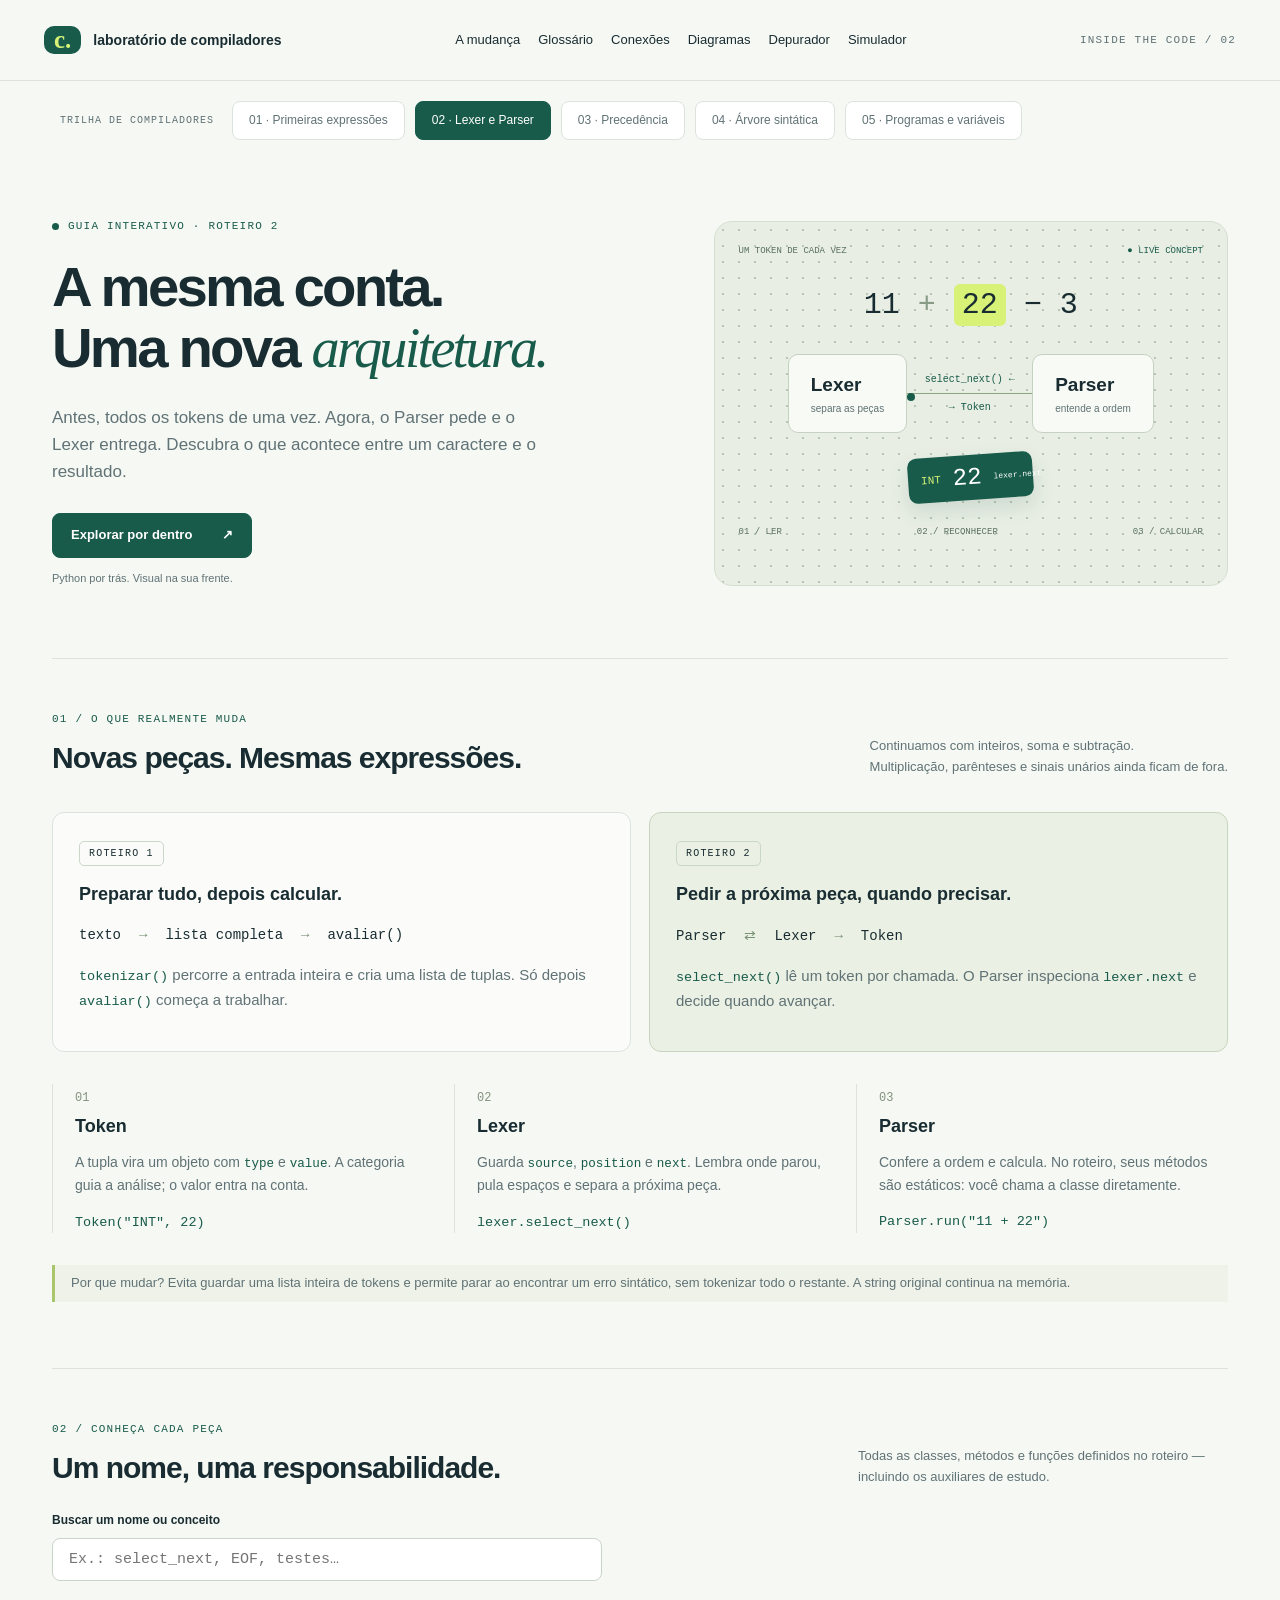
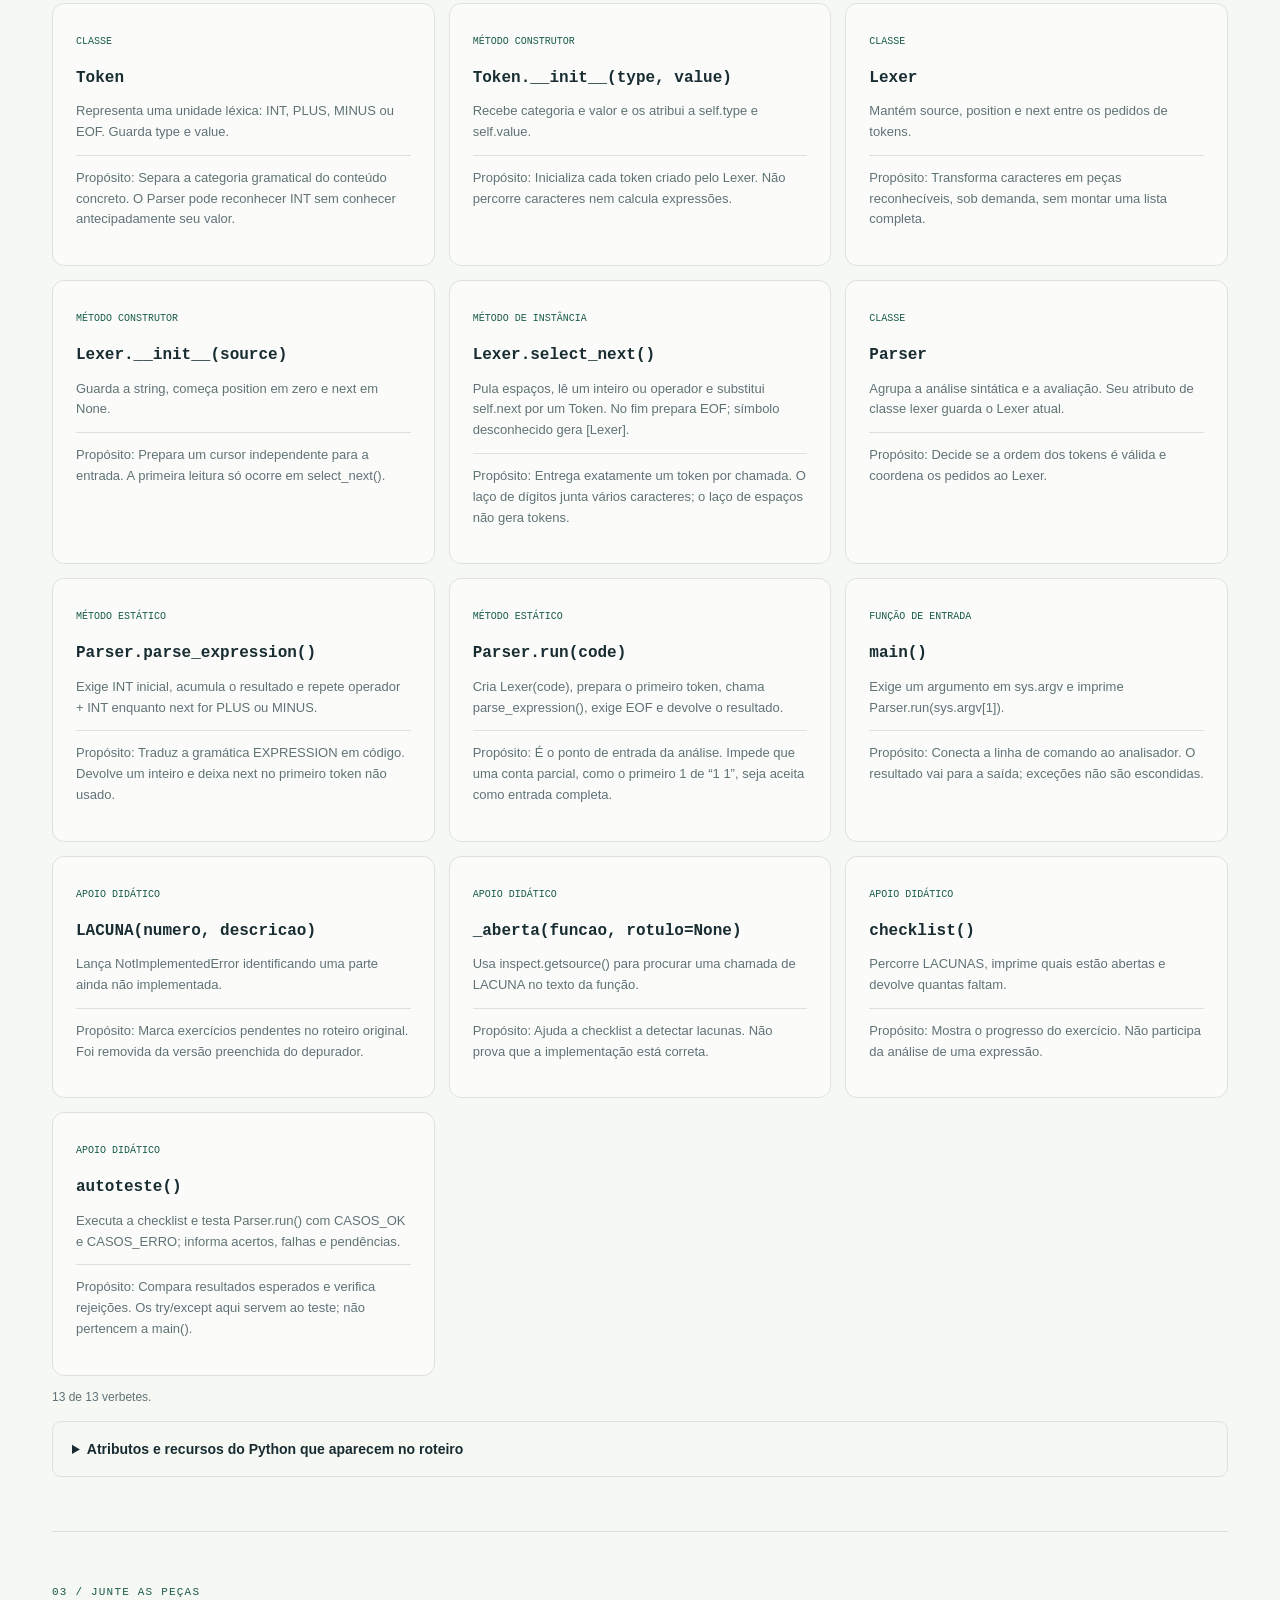
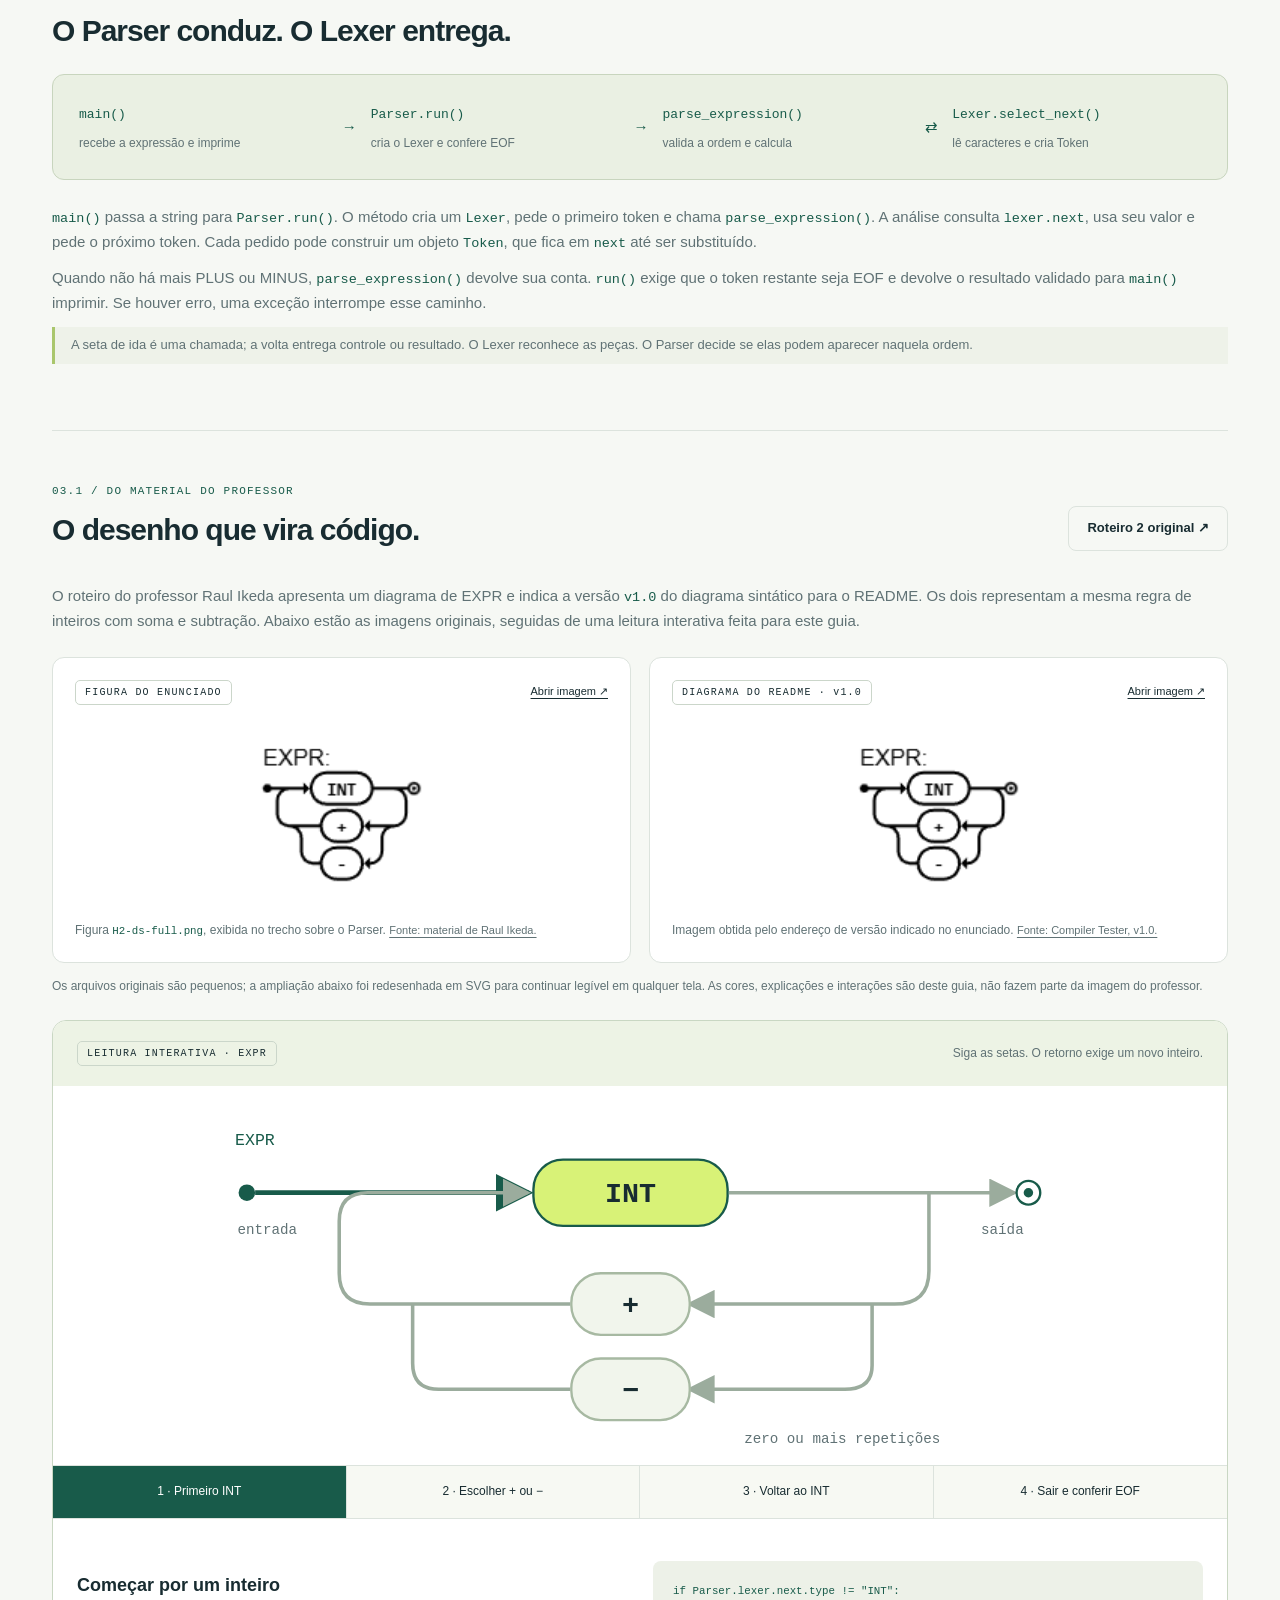
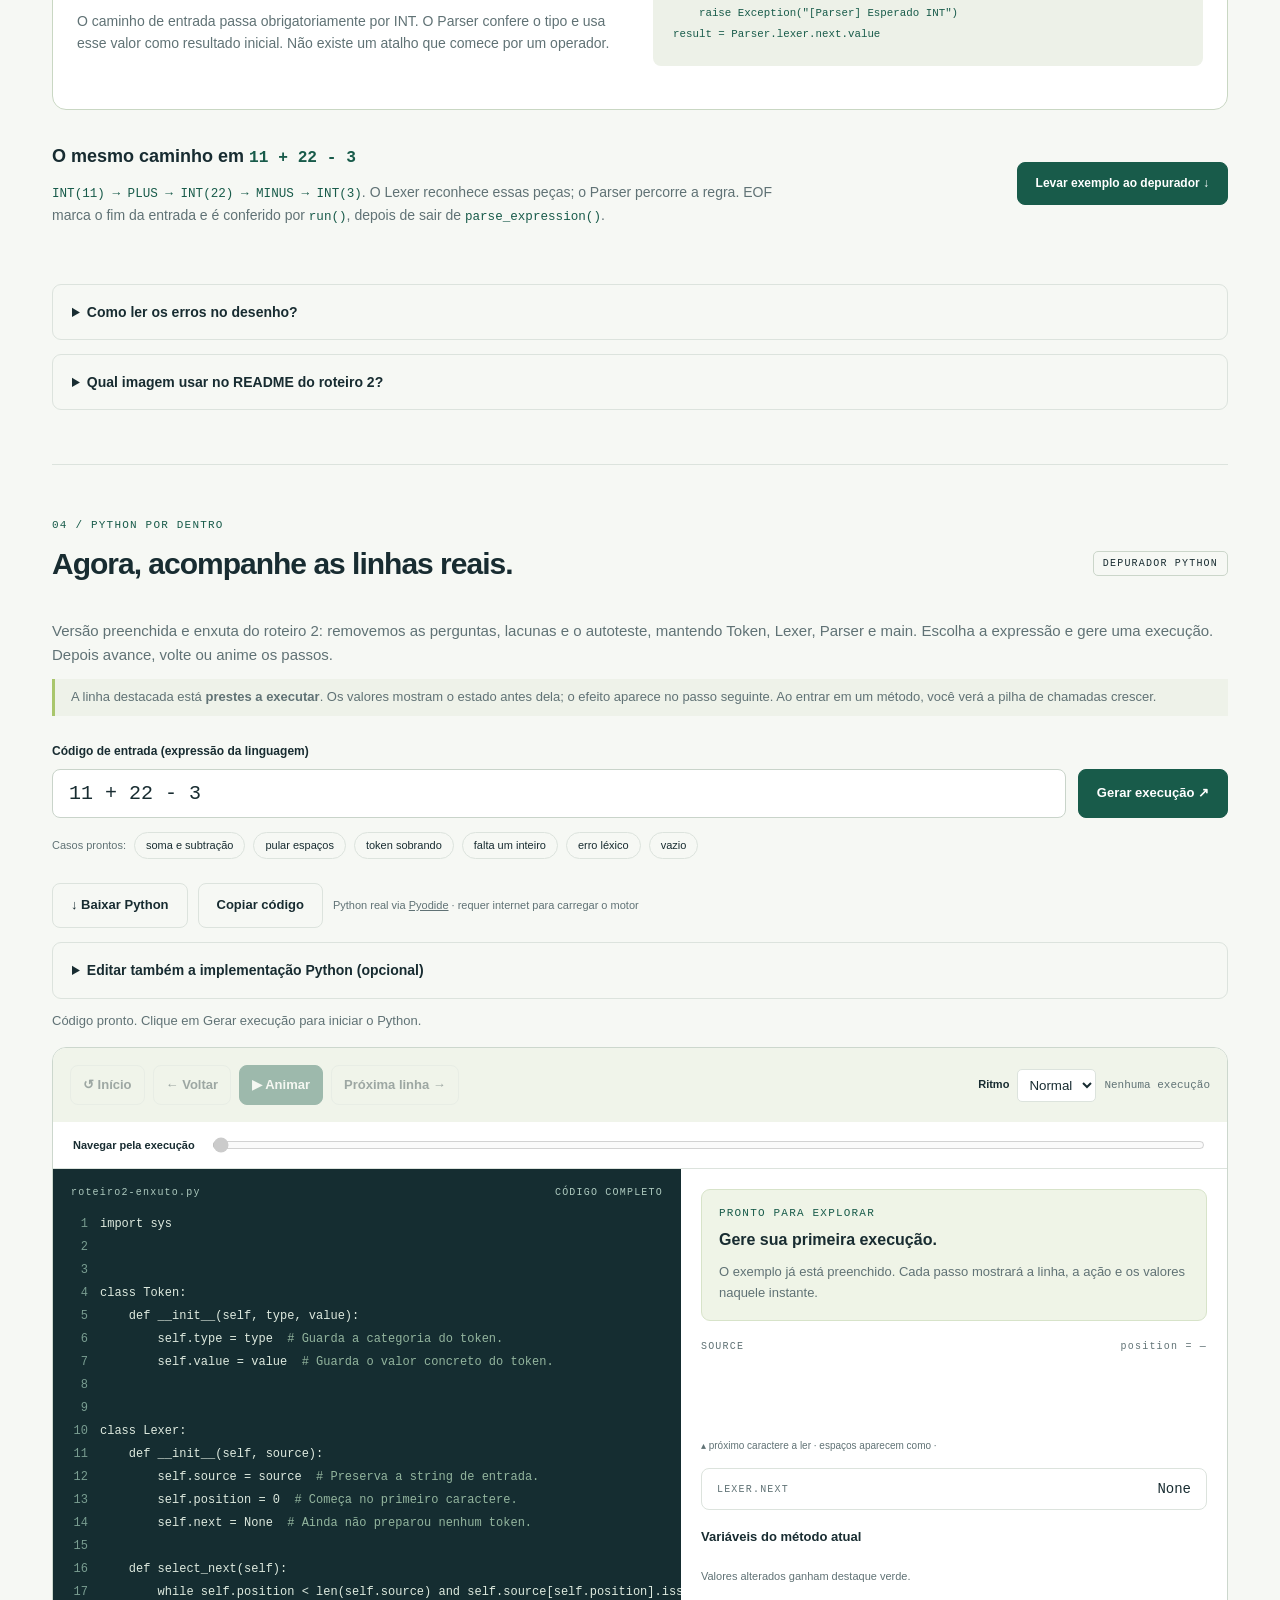
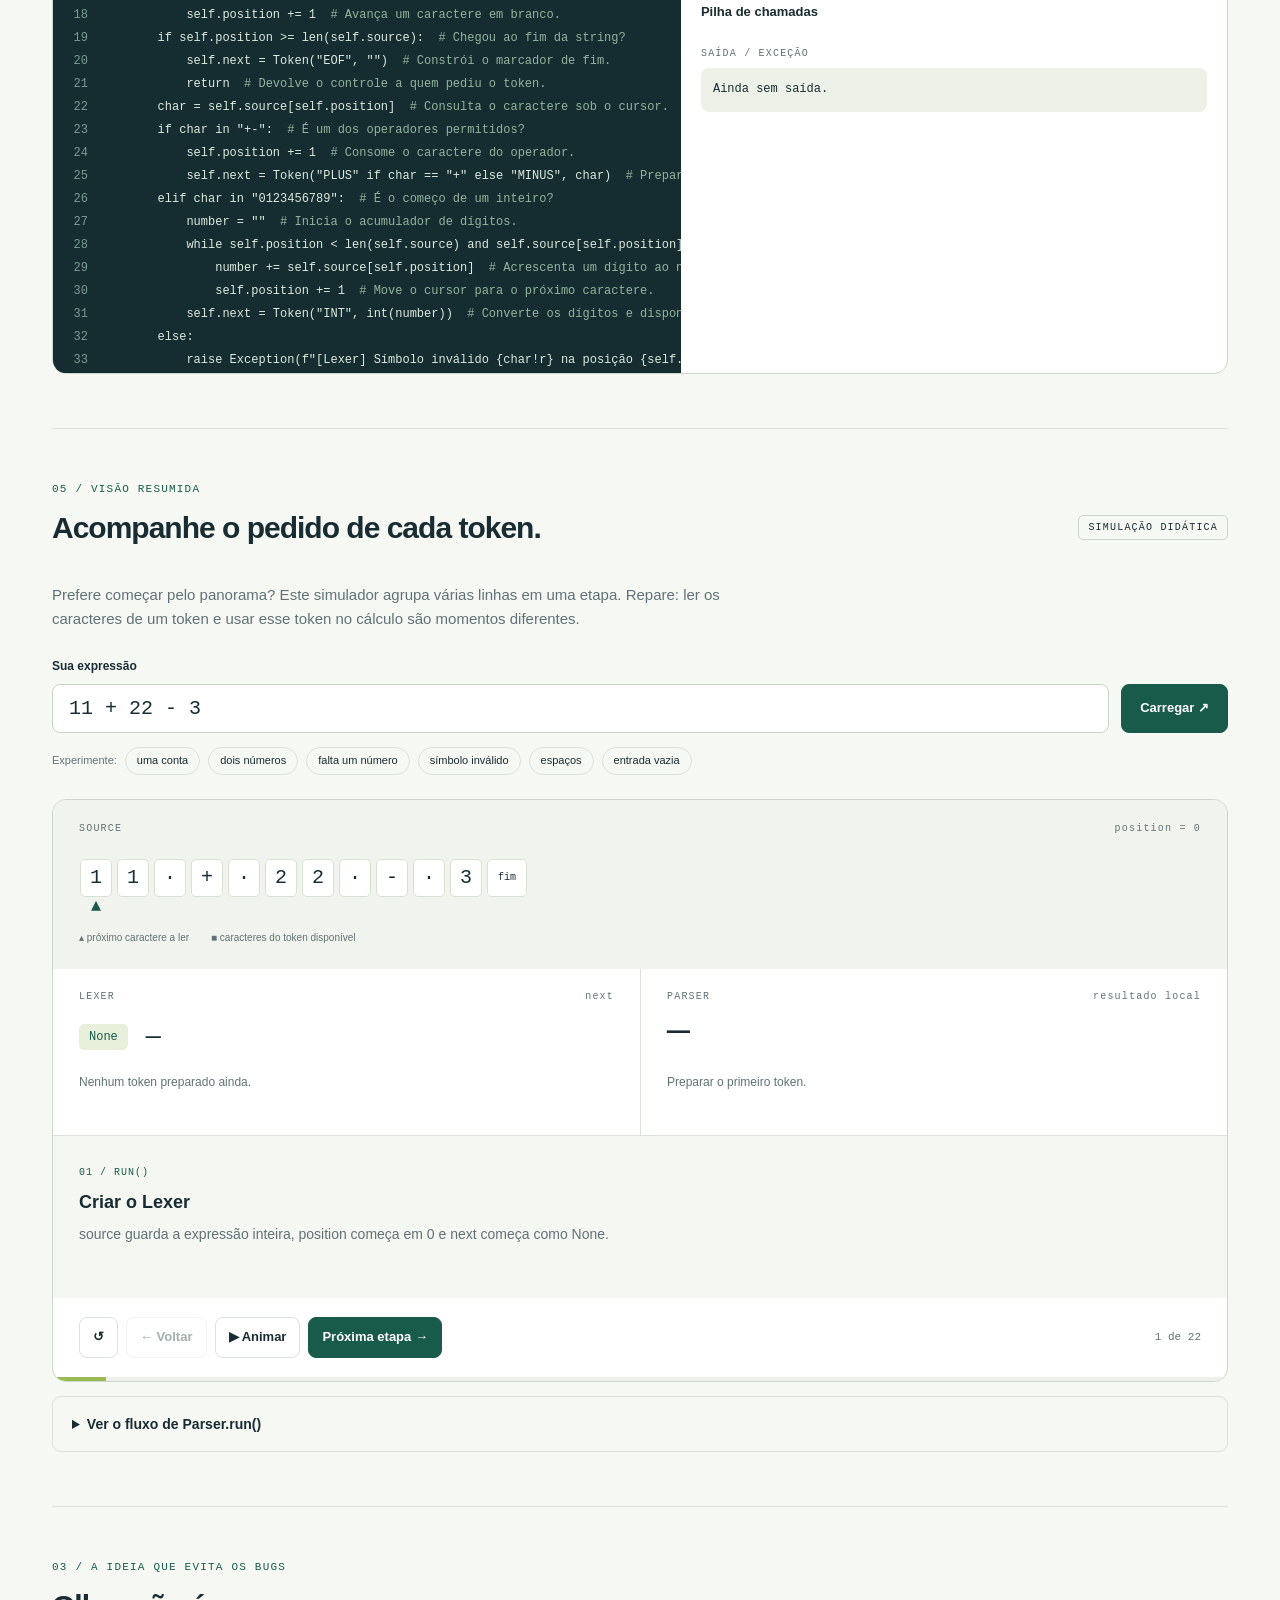
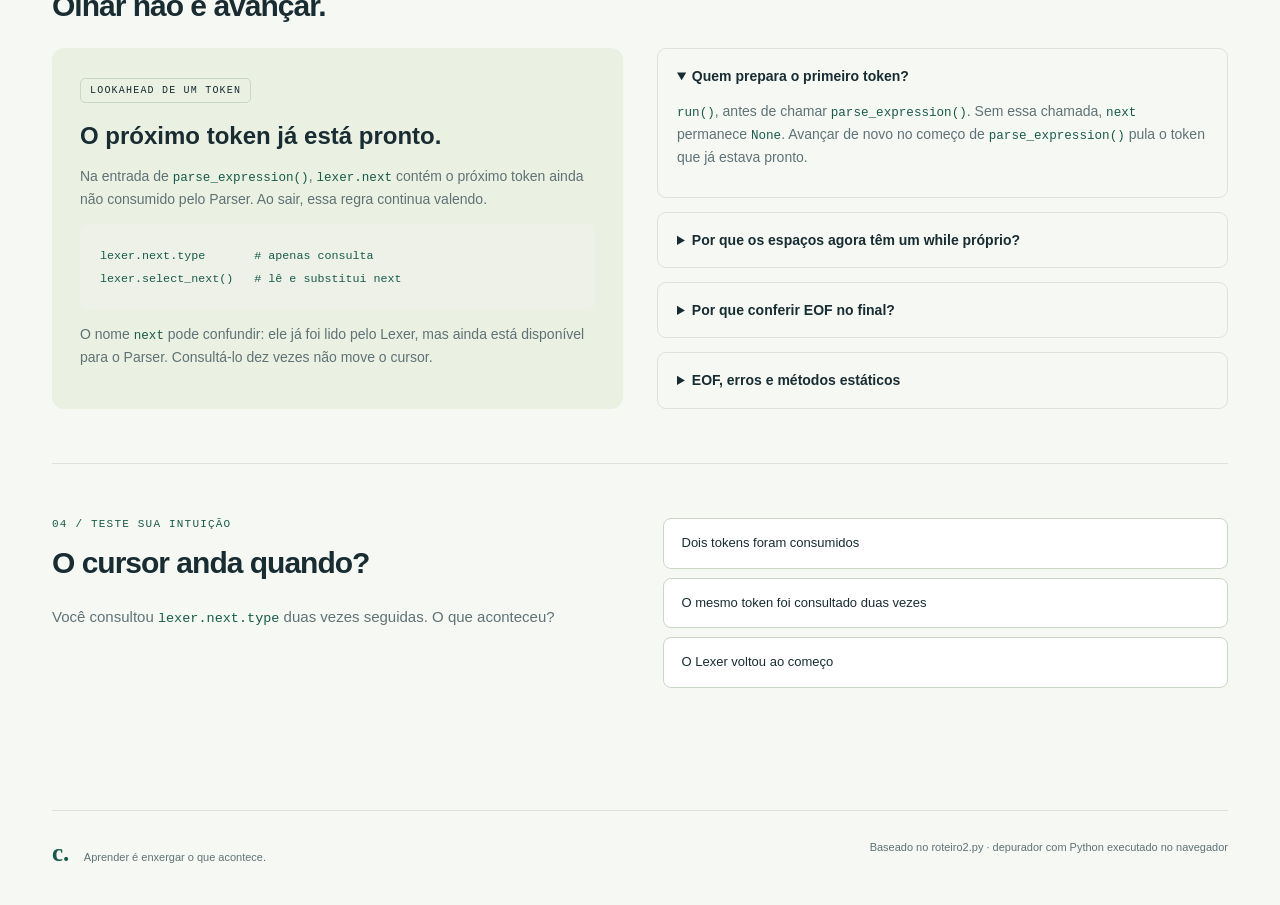
<file: index.html>
<!doctype html>
<html lang="pt-BR">
<head>
  <meta charset="utf-8"><meta name="viewport" content="width=device-width,initial-scale=1">
  <title>Roteiro 02 · Um token de cada vez</title>
  <link rel="stylesheet" href="style.css">
  <link rel="stylesheet" href="debug.css?v=player2"><link rel="stylesheet" href="player.css?v=player2">
  <link rel="stylesheet" href="courses.css?v=1"><link rel="stylesheet" href="diagrams.css?v=1"><script src="diagrams.js?v=courses1" defer></script>
  <script src="simulator.js" defer></script><script src="app.js" defer></script><script src="debug.js?v=courses345" defer></script>
</head>
<body>
<header><a class="brand" href="#"><span class="brand-icon">c.</span> laboratório de compiladores</a><nav aria-label="Principal"><a href="#mudanca">A mudança</a><a href="#glossario">Glossário</a><a href="#conexoes">Conexões</a><a href="#diagramas">Diagramas</a><a href="#debug">Depurador</a><a href="#laboratorio">Simulador</a></nav><span class="chapter">INSIDE THE CODE / 02</span></header>
<main>
<nav class="course-switch" aria-label="Escolher roteiro"><span>TRILHA DE COMPILADORES</span><a href="roteiro1.html">01 · Primeiras expressões</a><a href="index.html" aria-current="page">02 · Lexer e Parser</a><a href="roteiro3.html">03 · Precedência</a><a href="roteiro4.html">04 · Árvore sintática</a><a href="roteiro5.html">05 · Programas e variáveis</a></nav>
<section class="hero">
  <div><div class="eyebrow"><span class="dot"></span> GUIA INTERATIVO · ROTEIRO 2</div><h1>A mesma conta.<br>Uma nova <em>arquitetura.</em></h1><p class="lead">Antes, todos os tokens de uma vez. Agora, o Parser pede e o Lexer entrega. Descubra o que acontece entre um caractere e o resultado.</p><a class="button primary" href="#laboratorio">Explorar por dentro <span>↗</span></a><span class="hero-note">Python por trás. Visual na sua frente.</span></div>
  <div class="hero-art" aria-label="O Parser solicita um token ao Lexer, que entrega INT 22"><div class="art-top">UM TOKEN DE CADA VEZ <span>● LIVE CONCEPT</span></div><div class="art-source">11 <span>+</span> <b>22</b> − 3</div><div class="orbit"><div class="art-node">Lexer<small>separa as peças</small></div><div class="connection"><span>select_next() ←</span><i></i><span>→ Token</span></div><div class="art-node">Parser<small>entende a ordem</small></div></div><div class="floating-token"><span>INT</span><strong>22</strong><small>lexer.next</small></div><div class="art-bottom">01 / LER <span>02 / RECONHECER</span> 03 / CALCULAR</div></div>
</section>
<section id="mudanca" class="section"><div class="section-title"><div><div class="eyebrow">01 / O QUE REALMENTE MUDA</div><h2>Novas peças. Mesmas expressões.</h2></div><p>Continuamos com inteiros, soma e subtração.<br>Multiplicação, parênteses e sinais unários ainda ficam de fora.</p></div>
<div class="comparison"><article><span class="pill">ROTEIRO 1</span><h3>Preparar tudo, depois calcular.</h3><div class="flow">texto <span>→</span> lista completa <span>→</span> avaliar()</div><p><code>tokenizar()</code> percorre a entrada inteira e cria uma lista de tuplas. Só depois <code>avaliar()</code> começa a trabalhar.</p></article><article class="new"><span class="pill">ROTEIRO 2</span><h3>Pedir a próxima peça, quando precisar.</h3><div class="flow">Parser <span>⇄</span> Lexer <span>→</span> Token</div><p><code>select_next()</code> lê um token por chamada. O Parser inspeciona <code>lexer.next</code> e decide quando avançar.</p></article></div>
<div class="roles"><article><span class="number">01</span><h3>Token</h3><p>A tupla vira um objeto com <code>type</code> e <code>value</code>. A categoria guia a análise; o valor entra na conta.</p><code>Token("INT", 22)</code></article><article><span class="number">02</span><h3>Lexer</h3><p>Guarda <code>source</code>, <code>position</code> e <code>next</code>. Lembra onde parou, pula espaços e separa a próxima peça.</p><code>lexer.select_next()</code></article><article><span class="number">03</span><h3>Parser</h3><p>Confere a ordem e calcula. No roteiro, seus métodos são estáticos: você chama a classe diretamente.</p><code>Parser.run("11 + 22")</code></article></div>
<p class="aside">Por que mudar? Evita guardar uma lista inteira de tokens e permite parar ao encontrar um erro sintático, sem tokenizar todo o restante. A string original continua na memória.</p></section>
<section id="glossario" class="section"><div class="section-title"><div><div class="eyebrow">02 / CONHEÇA CADA PEÇA</div><h2>Um nome, uma responsabilidade.</h2></div><p>Todas as classes, métodos e funções definidos no roteiro — incluindo os auxiliares de estudo.</p></div><label for="glossary-search">Buscar um nome ou conceito</label><input id="glossary-search" type="search" placeholder="Ex.: select_next, EOF, testes…"><div id="glossary-list" class="glossary-grid"></div><p id="glossary-count" role="status"></p><details><summary>Atributos e recursos do Python que aparecem no roteiro</summary><dl class="attribute-list"><dt>type / value</dt><dd>Categoria e conteúdo de Token. INT usa um inteiro; PLUS e MINUS usam o símbolo; EOF usa a string vazia.</dd><dt>source / position / next</dt><dd>Texto original, índice do próximo caractere a ler e token disponível. position mede caracteres, não tokens.</dd><dt>Parser.lexer</dt><dd>Atributo da classe que aponta para o Lexer da execução atual. Cada run() cria outro Lexer.</dd><dt>result / operator / number / char</dt><dd>Variáveis locais: conta acumulada, operador guardado, dígitos em formação e caractere consultado.</dd><dt>self / __init__ / @staticmethod</dt><dd>self aponta para a instância; __init__ inicializa seus atributos. @staticmethod permite chamar o método pela classe sem receber self.</dd><dt>isspace() / len() / int() / print()</dt><dd>Recursos do Python: reconhecer espaço, medir tamanho, converter dígitos e imprimir. Não são métodos definidos pelo compilador.</dd><dt>sys.argv / inspect.getsource() / lambda</dt><dd>Argumentos de linha de comando, leitura do código de uma função e função anônima usada nas verificações de lacunas.</dd><dt>CASOS_OK / CASOS_ERRO / LACUNAS</dt><dd>Listas de apoio aos testes e à checklist. Não são classes nem métodos.</dd></dl></details></section>
<section id="conexoes" class="section"><div class="eyebrow">03 / JUNTE AS PEÇAS</div><h2>O Parser conduz. O Lexer entrega.</h2><div class="relationship"><div><b>main()</b><span>recebe a expressão e imprime</span></div><i>→</i><div><b>Parser.run()</b><span>cria o Lexer e confere EOF</span></div><i>→</i><div><b>parse_expression()</b><span>valida a ordem e calcula</span></div><i>⇄</i><div><b>Lexer.select_next()</b><span>lê caracteres e cria Token</span></div></div><p><code>main()</code> passa a string para <code>Parser.run()</code>. O método cria um <code>Lexer</code>, pede o primeiro token e chama <code>parse_expression()</code>. A análise consulta <code>lexer.next</code>, usa seu valor e pede o próximo token. Cada pedido pode construir um objeto <code>Token</code>, que fica em <code>next</code> até ser substituído.</p><p>Quando não há mais PLUS ou MINUS, <code>parse_expression()</code> devolve sua conta. <code>run()</code> exige que o token restante seja EOF e devolve o resultado validado para <code>main()</code> imprimir. Se houver erro, uma exceção interrompe esse caminho.</p><p class="aside">A seta de ida é uma chamada; a volta entrega controle ou resultado. O Lexer reconhece as peças. O Parser decide se elas podem aparecer naquela ordem.</p></section>
<section id="diagramas" class="section"><div class="section-title"><div><div class="eyebrow">03.1 / DO MATERIAL DO PROFESSOR</div><h2>O desenho que vira código.</h2></div><a class="button subtle" href="https://raulikeda.github.io/LP/Roteiro2/" target="_blank" rel="noopener noreferrer">Roteiro 2 original ↗</a></div><p>O roteiro do professor Raul Ikeda apresenta um diagrama de EXPR e indica a versão <code>v1.0</code> do diagrama sintático para o README. Os dois representam a mesma regra de inteiros com soma e subtração. Abaixo estão as imagens originais, seguidas de uma leitura interativa feita para este guia.</p>
<div class="original-diagrams"><figure><div class="original-heading"><span class="pill">FIGURA DO ENUNCIADO</span><a href="images/roteiro2-diagrama-professor.png" target="_blank" rel="noopener">Abrir imagem ↗</a></div><div class="original-image"><img src="images/roteiro2-diagrama-professor.png" width="113" height="100" alt="EXPR: entrada passa por INT e pode sair ou retornar por uma escolha entre mais e menos para ler outro INT."></div><figcaption>Figura <code>H2-ds-full.png</code>, exibida no trecho sobre o Parser. <a href="https://raulikeda.github.io/LP/images/H2-ds-full.png" target="_blank" rel="noopener noreferrer">Fonte: material de Raul Ikeda.</a></figcaption></figure><figure><div class="original-heading"><span class="pill">DIAGRAMA DO README · v1.0</span><a href="images/roteiro2-sintaxe-v1.0.png" target="_blank" rel="noopener">Abrir imagem ↗</a></div><div class="original-image"><img src="images/roteiro2-sintaxe-v1.0.png" width="113" height="100" alt="Diagrama sintático v1.0 do Compiler Tester: INT obrigatório, seguido de repetições de mais ou menos e outro INT."></div><figcaption>Imagem obtida pelo endereço de versão indicado no enunciado. <a href="https://compiler-tester.insper-comp.com.br/ds?version=v1.0" target="_blank" rel="noopener noreferrer">Fonte: Compiler Tester, v1.0.</a></figcaption></figure></div>
<p class="diagram-note">Os arquivos originais são pequenos; a ampliação abaixo foi redesenhada em SVG para continuar legível em qualquer tela. As cores, explicações e interações são deste guia, não fazem parte da imagem do professor.</p>
<div class="railroad-guide"><div class="railroad-heading"><span class="pill">LEITURA INTERATIVA · EXPR</span><span>Siga as setas. O retorno exige um novo inteiro.</span></div><div class="railroad-viewport"><svg id="railroad" viewBox="0 0 760 300" role="img" aria-labelledby="railroad-title railroad-description"><title id="railroad-title">Diagrama sintático de uma expressão de soma e subtração</title><desc id="railroad-description">A entrada passa obrigatoriamente por INT. Em seguida pode sair ou voltar por um operador mais ou menos, passando novamente por INT. O laço pode repetir zero ou mais vezes.</desc><defs><marker id="rail-arrow" markerWidth="8" markerHeight="8" refX="7" refY="4" orient="auto"><path d="M0 0 L8 4 L0 8 Z" fill="context-stroke"/></marker></defs><text class="rail-label" x="38" y="40">EXPR</text><text class="rail-caption" x="40" y="115">entrada</text><text class="rail-caption" x="668" y="115">saída</text><circle cx="48" cy="80" r="7" class="rail-start"/><path data-rail="entry" class="rail-path" d="M55 80 H286" marker-end="url(#rail-arrow)"/><rect data-rail="int" class="rail-node" x="290" y="52" width="164" height="56" rx="25"/><text class="rail-token" x="372" y="88">INT</text><path data-rail="exit" class="rail-path" d="M455 80 H696" marker-end="url(#rail-arrow)"/><circle cx="708" cy="80" r="10" class="rail-finish"/><circle cx="708" cy="80" r="4" class="rail-start"/><path data-rail="loop" class="rail-path" d="M624 80 V146 Q624 174 595 174 H422" marker-end="url(#rail-arrow)"/><path data-rail="loop" class="rail-path" d="M576 174 V226 Q576 246 553 246 H422" marker-end="url(#rail-arrow)"/><rect data-rail="plus" class="rail-node" x="322" y="148" width="100" height="52" rx="25"/><text class="rail-token" x="372" y="182">+</text><rect data-rail="minus" class="rail-node" x="322" y="220" width="100" height="52" rx="25"/><text class="rail-token" x="372" y="254">−</text><path data-rail="back" class="rail-path" d="M321 246 H210 Q188 246 188 224 V174"/><path data-rail="back" class="rail-path" d="M321 174 H152 Q126 174 126 148 V104 Q126 80 150 80 H285" marker-end="url(#rail-arrow)"/><text class="rail-caption" x="468" y="291">zero ou mais repetições</text></svg></div>
<div class="railroad-steps" role="group" aria-label="Etapas para ler o diagrama"><button type="button" data-rail-step="0" aria-pressed="true">1 · Primeiro INT</button><button type="button" data-rail-step="1" aria-pressed="false">2 · Escolher + ou −</button><button type="button" data-rail-step="2" aria-pressed="false">3 · Voltar ao INT</button><button type="button" data-rail-step="3" aria-pressed="false">4 · Sair e conferir EOF</button></div><div class="railroad-explanation" aria-live="polite" aria-atomic="true"><div><h3 id="rail-step-title"></h3><p id="rail-step-text"></p></div><pre><code id="rail-step-code"></code></pre></div></div>
<div class="diagram-bridge"><div><h3>O mesmo caminho em <code>11 + 22 - 3</code></h3><p><code>INT(11) → PLUS → INT(22) → MINUS → INT(3)</code>. O Lexer reconhece essas peças; o Parser percorre a regra. EOF marca o fim da entrada e é conferido por <code>run()</code>, depois de sair de <code>parse_expression()</code>.</p></div><button id="diagram-debug-example" class="button primary">Levar exemplo ao depurador ↓</button></div><p id="diagram-example-status" role="status"></p>
<details><summary>Como ler os erros no desenho?</summary><ul><li><code>+1</code>: a entrada precisa passar primeiro por INT; não há caminho inicial por +.</li><li><code>1+</code>: depois de escolher +, o retorno exige outro INT.</li><li><code>1 1</code>: depois do primeiro INT, o segundo não é operador. A análise da expressão para; a checagem de EOF rejeita o token que sobrou.</li></ul></details><details><summary>Qual imagem usar no README do roteiro 2?</summary><p>O endereço indicado pelo professor para este roteiro usa <code>version=v1.0</code>. A versão faz parte da URL:</p><pre><code>![Diagrama Sintático](https://compiler-tester.insper-comp.com.br/ds?version=v1.0)</code></pre><p><a href="https://raulikeda.github.io/LP/Roteiro2/#diagrama-sintatico" target="_blank" rel="noopener noreferrer">Conferir a orientação no enunciado ↗</a></p></details>
</section>
<section id="debug" class="section"><div class="section-title"><div><div class="eyebrow">04 / PYTHON POR DENTRO</div><h2>Agora, acompanhe as linhas reais.</h2></div><span class="pill">DEPURADOR PYTHON</span></div><p>Versão preenchida e enxuta do roteiro 2: removemos as perguntas, lacunas e o autoteste, mantendo Token, Lexer, Parser e main. Escolha a expressão e gere uma execução. Depois avance, volte ou anime os passos.</p><p class="aside">A linha destacada está <strong>prestes a executar</strong>. Os valores mostram o estado antes dela; o efeito aparece no passo seguinte. Ao entrar em um método, você verá a pilha de chamadas crescer.</p>
<form id="debug-form"><label for="debug-input">Código de entrada (expressão da linguagem)</label><div class="input-row"><input id="debug-input" value="11 + 22 - 3" maxlength="120" autocomplete="off" spellcheck="false"><button id="debug-build" class="button primary" type="submit">Gerar execução ↗</button><button id="debug-cancel" class="button subtle" type="button" hidden>Cancelar</button></div></form><div class="examples"><span>Casos prontos:</span><button data-debug-example="11 + 22 - 3">soma e subtração</button><button data-debug-example="  42  ">pular espaços</button><button data-debug-example="1 1">token sobrando</button><button data-debug-example="1 +">falta um inteiro</button><button data-debug-example="1 $ 2">erro léxico</button><button data-debug-example="">vazio</button></div>
<div class="debug-toolbar"><a href="roteiro2-enxuto.py" download class="button subtle">↓ Baixar Python</a><button id="debug-copy" class="button subtle">Copiar código</button><span>Python real via <a href="https://pyodide.org/en/0.29.2/usage/index.html" target="_blank" rel="noreferrer">Pyodide</a> · requer internet para carregar o motor</span></div>
<details id="editor-details"><summary>Editar também a implementação Python (opcional)</summary><p>Você pode experimentar mudanças no código abaixo e gerar outra execução. Mantenha a função <code>main()</code> como ponto de entrada. Restaurar recupera a versão enxuta original.</p><label for="python-editor">Código Python completo</label><textarea id="python-editor" spellcheck="false" rows="18"></textarea><button id="debug-restore" class="button subtle">Restaurar código original</button><p id="editor-notice" role="status"></p></details>
<p id="debug-status" role="status">Carregando o código enxuto…</p>
<div class="debugger" id="debugger"><div id="debug-player-slot"><div class="debug-player" id="debug-player" role="group" aria-label="Controles da execução"><div class="debug-controls"><button id="debug-reset" class="button subtle" disabled title="Voltar ao primeiro passo">↺ Início</button><button id="debug-prev" class="button subtle" disabled title="Passo anterior">← Voltar</button><button id="debug-play" class="button primary" disabled>▶ Animar</button><button id="debug-next" class="button subtle" disabled>Próxima linha →</button><label for="debug-speed">Ritmo <select id="debug-speed"><option value="1400">Calmo</option><option value="650" selected>Normal</option><option value="150">Rápido</option></select></label><span id="debug-counter">Nenhuma execução</span></div>
<div class="debug-scrub"><label for="debug-timeline">Navegar pela execução</label><input type="range" id="debug-timeline" min="0" max="0" value="0" disabled></div></div></div>
<div class="debug-columns"><div class="code-panel"><div class="panel-label">roteiro2-enxuto.py <span id="debug-line-label">CÓDIGO COMPLETO</span></div><div id="debug-code" tabindex="0" aria-label="Código Python com números de linha"></div></div><div class="debug-state"><div class="debug-action" aria-live="polite" aria-atomic="true"><span id="debug-event" class="eyebrow">PRONTO PARA EXPLORAR</span><h3 id="debug-action-title">Gere sua primeira execução.</h3><p id="debug-action-text">O exemplo já está preenchido. Cada passo mostrará a linha, a ação e os valores naquele instante.</p></div><div class="debug-source-box"><div class="panel-label">SOURCE <span id="debug-position">position = —</span></div><div id="debug-source" class="source-strip"></div><small>▴ próximo caractere a ler · espaços aparecem como ·</small></div><div class="debug-token-box"><span class="panel-label">LEXER.NEXT</span><div id="debug-token">None</div></div><div class="debug-watch"><h3>Variáveis do método atual</h3><dl id="debug-locals"></dl><p id="debug-changes">Valores alterados ganham destaque verde.</p></div><div class="debug-stack"><h3>Pilha de chamadas</h3><ol id="debug-stack"></ol></div><div class="debug-console"><span class="panel-label">SAÍDA / EXCEÇÃO</span><pre id="debug-output">Ainda sem saída.</pre></div></div></div></div></section>
<section id="laboratorio" class="section lab"><div class="section-title"><div><div class="eyebrow">05 / VISÃO RESUMIDA</div><h2>Acompanhe o pedido de cada token.</h2></div><span class="pill">SIMULAÇÃO DIDÁTICA</span></div><p>Prefere começar pelo panorama? Este simulador agrupa várias linhas em uma etapa. Repare: ler os caracteres de um token e usar esse token no cálculo são momentos diferentes.</p>
<form id="expression-form"><label for="expression">Sua expressão</label><div class="input-row"><input id="expression" value="11 + 22 - 3" maxlength="120" spellcheck="false" autocomplete="off"><button class="button primary" type="submit">Carregar ↗</button></div></form><div class="examples"><span>Experimente:</span><button data-example="11 + 22 - 3">uma conta</button><button data-example="1 1">dois números</button><button data-example="1 +">falta um número</button><button data-example="1 $ 2">símbolo inválido</button><button data-example="  42  ">espaços</button><button data-example="">entrada vazia</button></div>
<div class="workbench"><div class="source-panel"><div class="panel-label">SOURCE <span id="position"></span></div><div id="source" class="source-strip" aria-label="Caracteres e posição do cursor"></div><div class="legend"><span>▴ próximo caractere a ler</span><span>■ caracteres do token disponível</span></div></div><div class="state-grid"><article id="lexer-card"><div class="panel-label">LEXER <span>next</span></div><div id="token" class="token-display"></div><p id="token-note"></p></article><article id="parser-card"><div class="panel-label">PARSER <span>resultado local</span></div><div id="result" class="result"></div><p id="expectation"></p></article></div><div class="event" aria-live="polite" aria-atomic="true"><span id="stage"></span><h3 id="event-title"></h3><p id="event-detail"></p></div><div class="controls"><button id="reset" class="button subtle" aria-label="Reiniciar">↺</button><button id="previous" class="button subtle">← Voltar</button><button id="play" class="button subtle">▶ Animar</button><button id="next" class="button primary">Próxima etapa →</button><span id="step-count"></span></div><div class="progress"><div id="progress-fill"></div></div></div>
<details><summary>Ver o fluxo de Parser.run()</summary><pre><code>@staticmethod
def run(code):
    Parser.lexer = Lexer(code)       # next começa como None
    Parser.lexer.select_next()       # prepara o primeiro token
    result = Parser.parse_expression()
    if Parser.lexer.next.type != "EOF":
        raise Exception("[Parser] Esperado EOF")
    return result</code></pre><p><code>parse_expression()</code> exige um INT, usa seu valor e avança. Depois repete pares operador + INT enquanto houver PLUS ou MINUS. A checagem final de EOF pertence a <code>run()</code>.</p></details></section>
<section id="contrato" class="section"><div class="eyebrow">03 / A IDEIA QUE EVITA OS BUGS</div><h2>Olhar não é avançar.</h2><div class="contract-grid"><article class="contract"><span class="pill">LOOKAHEAD DE UM TOKEN</span><h3>O próximo token já está pronto.</h3><p>Na entrada de <code>parse_expression()</code>, <code>lexer.next</code> contém o próximo token ainda não consumido pelo Parser. Ao sair, essa regra continua valendo.</p><pre><code>lexer.next.type       # apenas consulta
lexer.select_next()   # lê e substitui next</code></pre><p>O nome <code>next</code> pode confundir: ele já foi lido pelo Lexer, mas ainda está disponível para o Parser. Consultá-lo dez vezes não move o cursor.</p></article><div class="pitfalls"><details open><summary>Quem prepara o primeiro token?</summary><p><code>run()</code>, antes de chamar <code>parse_expression()</code>. Sem essa chamada, <code>next</code> permanece <code>None</code>. Avançar de novo no começo de <code>parse_expression()</code> pula o token que já estava pronto.</p></details><details><summary>Por que os espaços agora têm um while próprio?</summary><p>Cada chamada deve entregar um token. Ela precisa atravessar todos os espaços antes de decidir o que ler. Não apague espaços da string inteira: <code>1 1</code> viraria <code>11</code> e um erro seria escondido.</p></details><details><summary>Por que conferir EOF no final?</summary><p>A expressão pode terminar deixando um token extra. Em <code>1 1</code>, o primeiro número é válido, mas o segundo sobra. <code>run()</code> exige EOF e rejeita a entrada.</p></details><details><summary>EOF, erros e métodos estáticos</summary><p>EOF é <code>Token("EOF", "")</code>. Pedir o próximo token no fim continua produzindo EOF. Símbolo desconhecido gera erro <code>[Lexer]</code>; ordem inválida gera <code>[Parser]</code>. <code>@staticmethod</code> permite chamar os métodos sem criar um objeto Parser e sem <code>self</code>; é uma escolha da especificação.</p></details></div></div></section>
<section class="section quiz"><div><div class="eyebrow">04 / TESTE SUA INTUIÇÃO</div><h2>O cursor anda quando?</h2><p>Você consultou <code>lexer.next.type</code> duas vezes seguidas. O que aconteceu?</p></div><div><div class="quiz-options"><button data-answer="wrong">Dois tokens foram consumidos</button><button data-answer="right">O mesmo token foi consultado duas vezes</button><button data-answer="wrong">O Lexer voltou ao começo</button></div><p id="quiz-feedback" role="status"></p></div></section>
<footer><span><b>c.</b> Aprender é enxergar o que acontece.</span><span>Baseado no roteiro2.py · depurador com Python executado no navegador</span></footer>
</main></body></html>
</file>
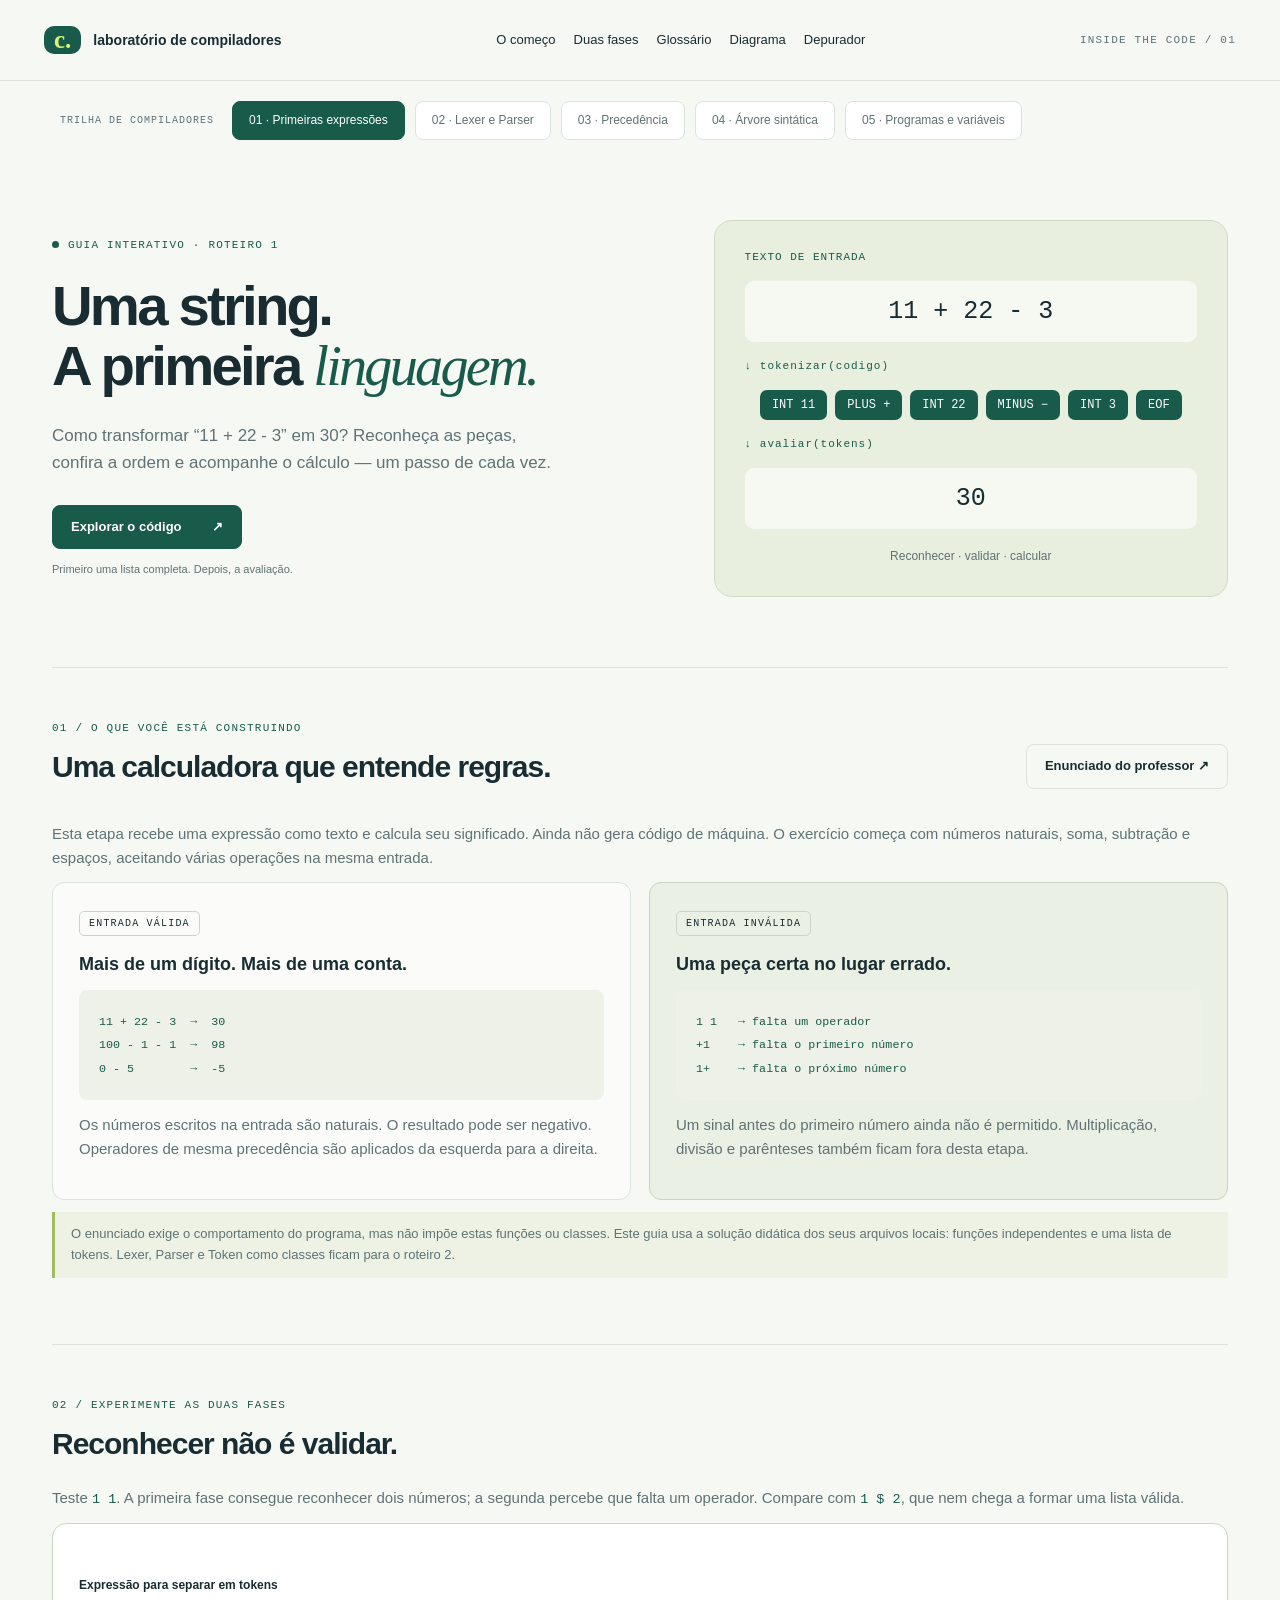
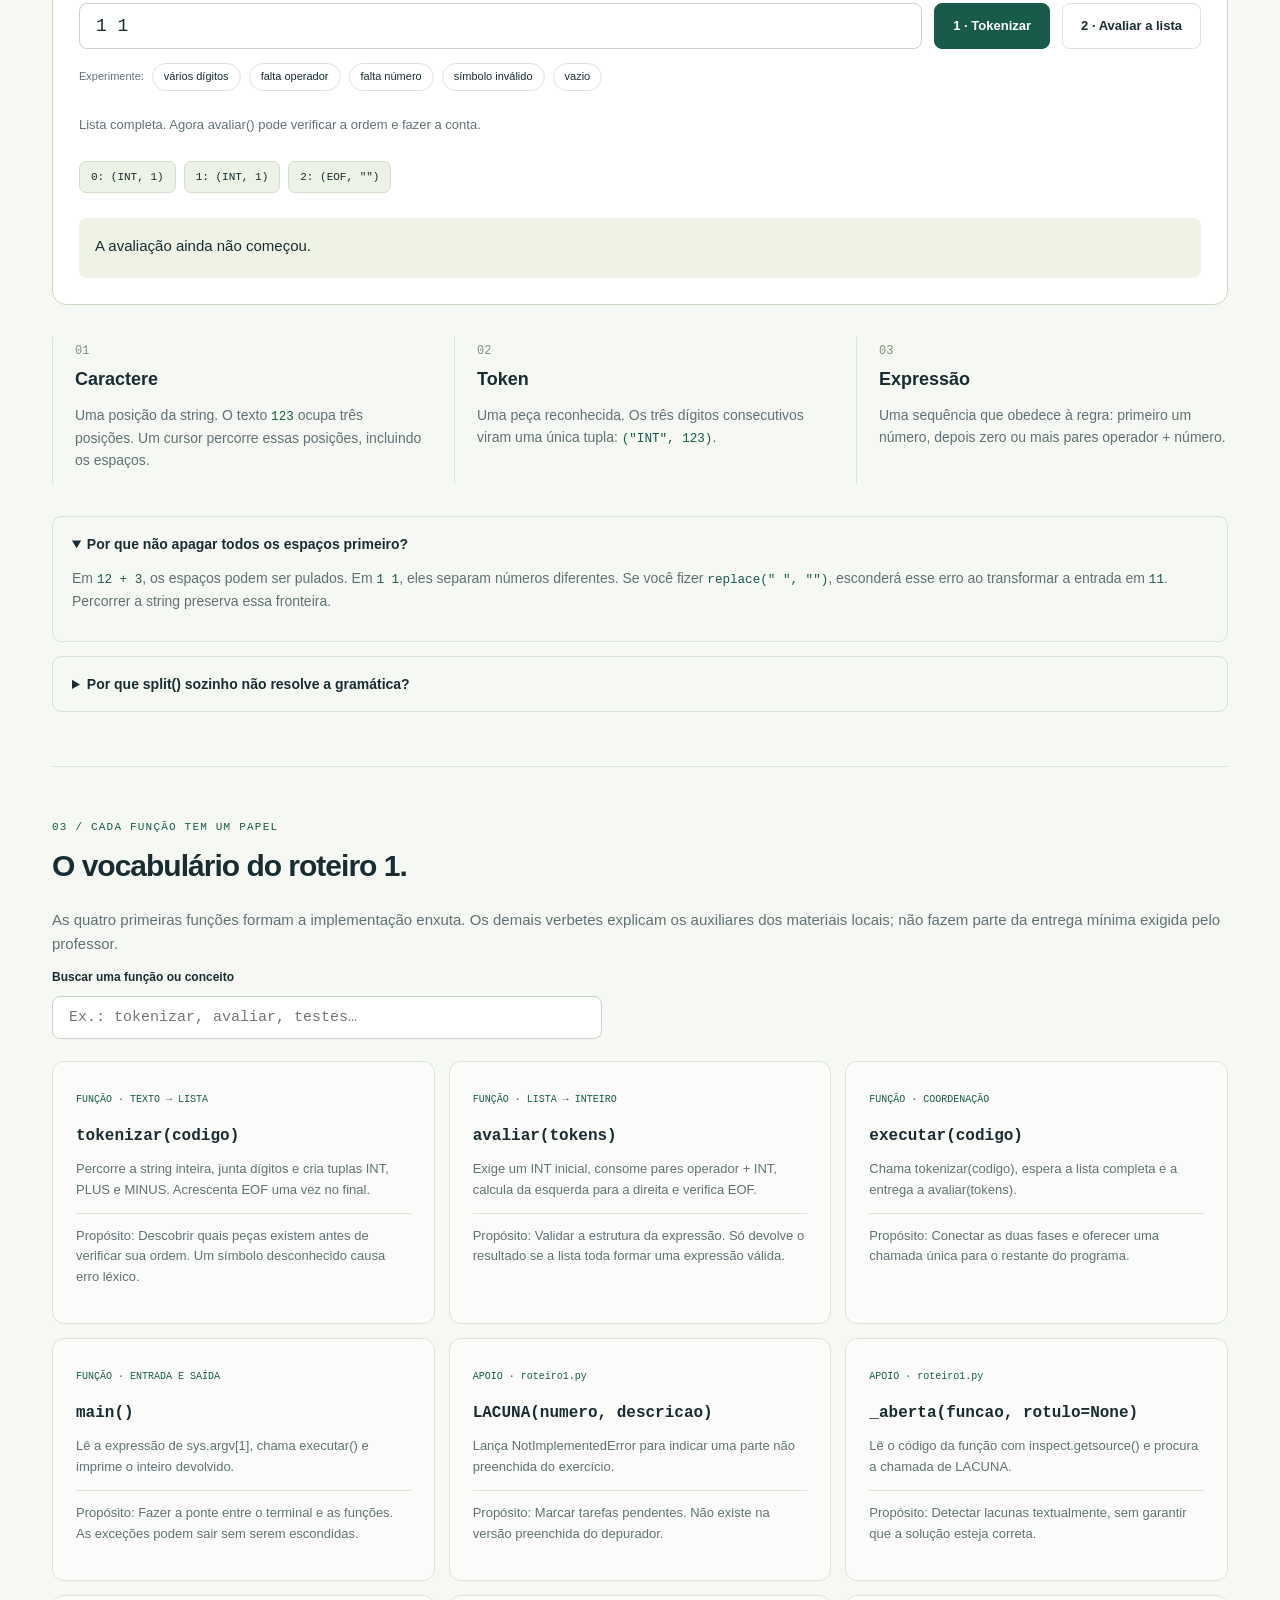
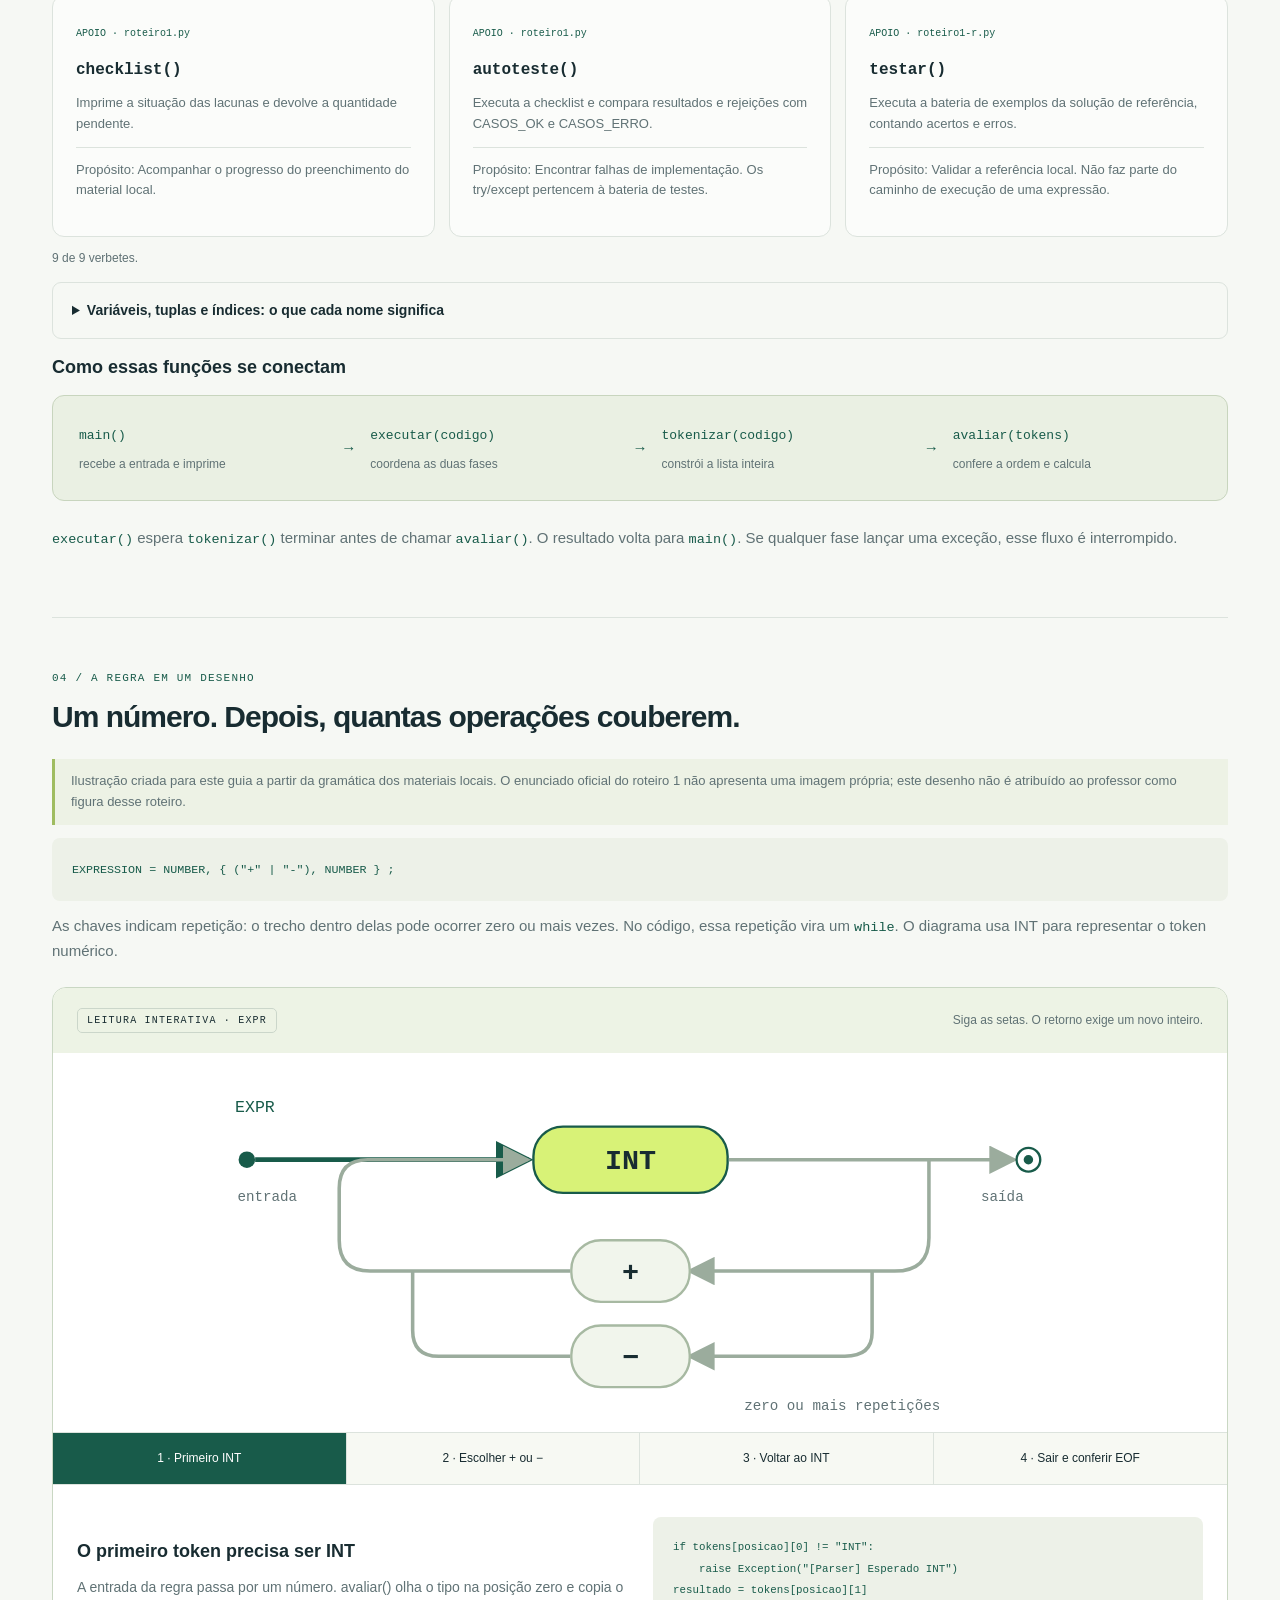
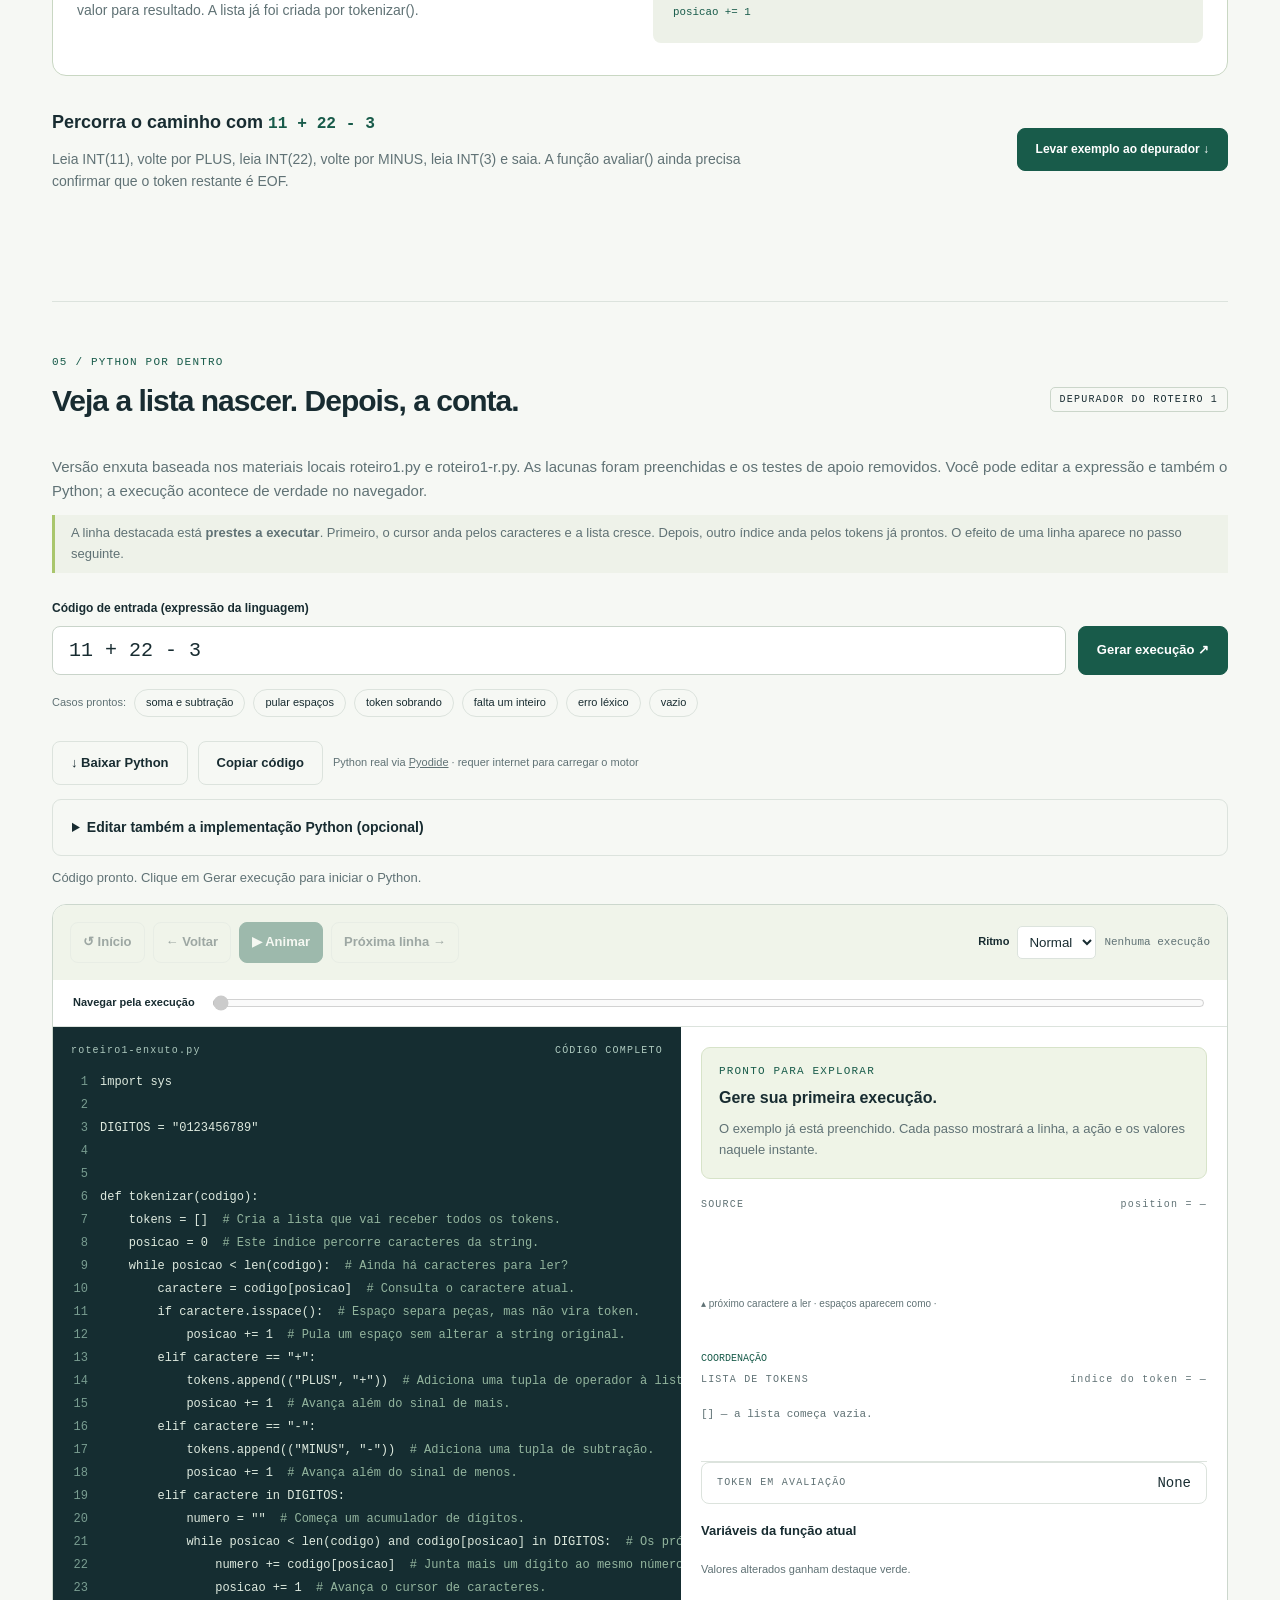
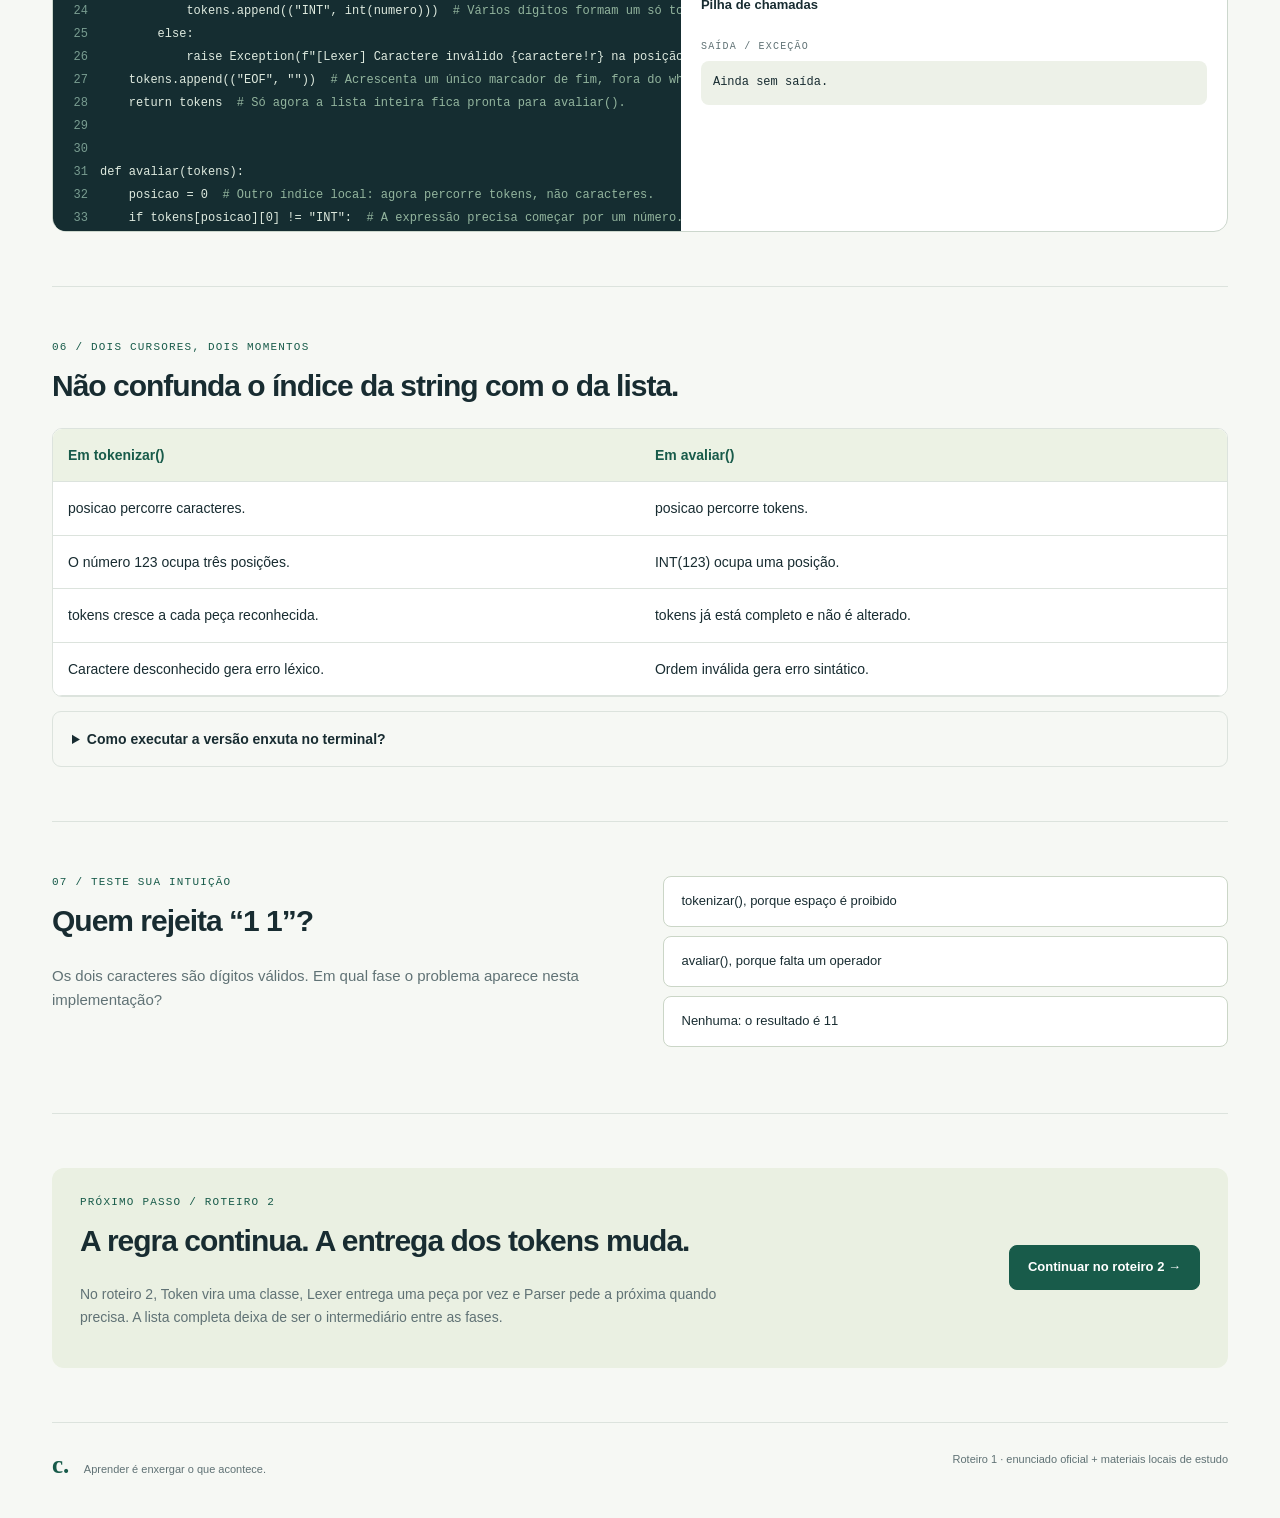
<file: roteiro1.html>
<!doctype html>
<html lang="pt-BR">
<head>
<meta charset="utf-8"><meta name="viewport" content="width=device-width,initial-scale=1">
<title>Roteiro 01 · Do texto à primeira conta</title>
<link rel="stylesheet" href="style.css"><link rel="stylesheet" href="debug.css?v=player2"><link rel="stylesheet" href="player.css?v=player2"><link rel="stylesheet" href="courses.css?v=1"><link rel="stylesheet" href="diagrams.css?v=1">
<script src="roteiro1.js?v=1" defer></script><script src="debug.js?v=courses345" defer></script><script src="diagrams.js?v=courses1" defer></script>
</head>
<body>
<header><a class="brand" href="index.html"><span class="brand-icon">c.</span> laboratório de compiladores</a><nav aria-label="Principal"><a href="#fundamentos">O começo</a><a href="#laboratorio">Duas fases</a><a href="#glossario">Glossário</a><a href="#diagramas">Diagrama</a><a href="#debug">Depurador</a></nav><span class="chapter">INSIDE THE CODE / 01</span></header>
<main>
<nav class="course-switch" aria-label="Escolher roteiro"><span>TRILHA DE COMPILADORES</span><a href="roteiro1.html" aria-current="page">01 · Primeiras expressões</a><a href="index.html">02 · Lexer e Parser</a><a href="roteiro3.html">03 · Precedência</a><a href="roteiro4.html">04 · Árvore sintática</a><a href="roteiro5.html">05 · Programas e variáveis</a></nav>
<section class="hero"><div><div class="eyebrow"><span class="dot"></span> GUIA INTERATIVO · ROTEIRO 1</div><h1>Uma string.<br>A primeira <em>linguagem.</em></h1><p class="lead">Como transformar “11 + 22 - 3” em 30? Reconheça as peças, confira a ordem e acompanhe o cálculo — um passo de cada vez.</p><a class="button primary" href="#debug">Explorar o código <span>↗</span></a><span class="hero-note">Primeiro uma lista completa. Depois, a avaliação.</span></div><div class="r1-hero-art"><span class="r1-art-label">TEXTO DE ENTRADA</span><div class="r1-source">11 + 22 - 3</div><span class="r1-art-label">↓ tokenizar(codigo)</span><div class="r1-art-tokens"><span>INT 11</span><span>PLUS +</span><span>INT 22</span><span>MINUS −</span><span>INT 3</span><span>EOF</span></div><span class="r1-art-label">↓ avaliar(tokens)</span><div class="r1-source">30</div><span class="r1-art-caption">Reconhecer · validar · calcular</span></div></section>
<section id="fundamentos" class="section"><div class="section-title"><div><div class="eyebrow">01 / O QUE VOCÊ ESTÁ CONSTRUINDO</div><h2>Uma calculadora que entende regras.</h2></div><a class="button subtle" href="https://raulikeda.github.io/LP/Roteiro1/" target="_blank" rel="noopener noreferrer">Enunciado do professor ↗</a></div><p>Esta etapa recebe uma expressão como texto e calcula seu significado. Ainda não gera código de máquina. O exercício começa com números naturais, soma, subtração e espaços, aceitando várias operações na mesma entrada.</p><div class="comparison"><article><span class="pill">ENTRADA VÁLIDA</span><h3>Mais de um dígito. Mais de uma conta.</h3><pre><code>11 + 22 - 3  →  30
100 - 1 - 1  →  98
0 - 5        →  -5</code></pre><p>Os números escritos na entrada são naturais. O resultado pode ser negativo. Operadores de mesma precedência são aplicados da esquerda para a direita.</p></article><article class="new"><span class="pill">ENTRADA INVÁLIDA</span><h3>Uma peça certa no lugar errado.</h3><pre><code>1 1   → falta um operador
+1    → falta o primeiro número
1+    → falta o próximo número</code></pre><p>Um sinal antes do primeiro número ainda não é permitido. Multiplicação, divisão e parênteses também ficam fora desta etapa.</p></article></div><p class="r1-reference-note">O enunciado exige o comportamento do programa, mas não impõe estas funções ou classes. Este guia usa a solução didática dos seus arquivos locais: funções independentes e uma lista de tokens. Lexer, Parser e Token como classes ficam para o roteiro 2.</p></section>
<section id="laboratorio" class="section"><div class="eyebrow">02 / EXPERIMENTE AS DUAS FASES</div><h2>Reconhecer não é validar.</h2><p>Teste <code>1 1</code>. A primeira fase consegue reconhecer dois números; a segunda percebe que falta um operador. Compare com <code>1 $ 2</code>, que nem chega a formar uma lista válida.</p><div class="batch-lab"><form id="batch-form"><label for="batch-input">Expressão para separar em tokens</label><div class="input-row"><input id="batch-input" value="1 1" maxlength="120" autocomplete="off" spellcheck="false"><button class="button primary" type="submit">1 · Tokenizar</button><button id="batch-evaluate" class="button subtle" type="button" disabled>2 · Avaliar a lista</button></div></form><div class="examples"><span>Experimente:</span><button data-batch-example="12 + 3">vários dígitos</button><button data-batch-example="1 1">falta operador</button><button data-batch-example="1+">falta número</button><button data-batch-example="1 $ 2">símbolo inválido</button><button data-batch-example="">vazio</button></div><p id="batch-message" role="status"></p><div id="batch-tokens" class="batch-token-list" aria-label="Lista completa de tokens"></div><div class="batch-lab-output" id="batch-result" role="status"></div></div><div class="roles"><article><span class="number">01</span><h3>Caractere</h3><p>Uma posição da string. O texto <code>123</code> ocupa três posições. Um cursor percorre essas posições, incluindo os espaços.</p></article><article><span class="number">02</span><h3>Token</h3><p>Uma peça reconhecida. Os três dígitos consecutivos viram uma única tupla: <code>("INT", 123)</code>.</p></article><article><span class="number">03</span><h3>Expressão</h3><p>Uma sequência que obedece à regra: primeiro um número, depois zero ou mais pares operador + número.</p></article></div><details open><summary>Por que não apagar todos os espaços primeiro?</summary><p>Em <code>12 + 3</code>, os espaços podem ser pulados. Em <code>1 1</code>, eles separam números diferentes. Se você fizer <code>replace(" ", "")</code>, esconderá esse erro ao transformar a entrada em <code>11</code>. Percorrer a string preserva essa fronteira.</p></details><details><summary>Por que split() sozinho não resolve a gramática?</summary><p>Separar por um operador não trata automaticamente o outro, os números ausentes nem os espaços entre números. É possível construir uma solução com separações e validações extras, mas o cursor torna explícito o que foi lido e em que ordem.</p></details></section>
<section id="glossario" class="section"><div class="eyebrow">03 / CADA FUNÇÃO TEM UM PAPEL</div><h2>O vocabulário do roteiro 1.</h2><p>As quatro primeiras funções formam a implementação enxuta. Os demais verbetes explicam os auxiliares dos materiais locais; não fazem parte da entrega mínima exigida pelo professor.</p><label for="glossary-search">Buscar uma função ou conceito</label><input id="glossary-search" type="search" placeholder="Ex.: tokenizar, avaliar, testes…"><div id="glossary-list" class="glossary-grid"></div><p id="glossary-count" role="status"></p><details><summary>Variáveis, tuplas e índices: o que cada nome significa</summary><dl class="attribute-list"><dt>codigo / caractere</dt><dd>Texto de entrada e caractere consultado na posição atual.</dd><dt>tokens</dt><dd>Lista de tuplas. Cada tupla contém tipo e valor, como ("INT", 22).</dd><dt>tokens[posicao][0]</dt><dd>Tipo do token naquela posição: INT, PLUS, MINUS ou EOF.</dd><dt>tokens[posicao][1]</dt><dd>Valor do token: um inteiro, o símbolo do operador ou a string vazia de EOF.</dd><dt>posicao</dt><dd>Em tokenizar(), conta caracteres. Em avaliar(), conta tokens. São variáveis locais distintas, mesmo que tenham o mesmo nome.</dd><dt>numero / DIGITOS</dt><dd>Texto que acumula os dígitos do número em leitura e conjunto de caracteres aceitos como dígitos.</dd><dt>resultado / operador</dt><dd>Conta parcial e operação guardada até que o próximo inteiro seja validado.</dd><dt>EOF</dt><dd>Token ("EOF", "") que marca o fim. Permite rejeitar operandos ausentes e detectar tokens sobrando.</dd><dt>append() / isspace() / int()</dt><dd>Recursos do Python usados para acrescentar um item à lista, reconhecer espaços e converter dígitos em número. Não são funções criadas pelo compilador.</dd><dt>sys.argv / print()</dt><dd>Argumentos recebidos do terminal e impressão na saída padrão. Use aspas para passar a expressão inteira como um só argumento.</dd></dl></details><h3>Como essas funções se conectam</h3><div class="relationship"><div><b>main()</b><span>recebe a entrada e imprime</span></div><i>→</i><div><b>executar(codigo)</b><span>coordena as duas fases</span></div><i>→</i><div><b>tokenizar(codigo)</b><span>constrói a lista inteira</span></div><i>→</i><div><b>avaliar(tokens)</b><span>confere a ordem e calcula</span></div></div><p><code>executar()</code> espera <code>tokenizar()</code> terminar antes de chamar <code>avaliar()</code>. O resultado volta para <code>main()</code>. Se qualquer fase lançar uma exceção, esse fluxo é interrompido.</p></section>
<section id="diagramas" class="section"><div class="eyebrow">04 / A REGRA EM UM DESENHO</div><h2>Um número. Depois, quantas operações couberem.</h2><p class="r1-reference-note">Ilustração criada para este guia a partir da gramática dos materiais locais. O enunciado oficial do roteiro 1 não apresenta uma imagem própria; este desenho não é atribuído ao professor como figura desse roteiro.</p><pre><code>EXPRESSION = NUMBER, { ("+" | "-"), NUMBER } ;</code></pre><p>As chaves indicam repetição: o trecho dentro delas pode ocorrer zero ou mais vezes. No código, essa repetição vira um <code>while</code>. O diagrama usa INT para representar o token numérico.</p>
<div class="railroad-guide"><div class="railroad-heading"><span class="pill">LEITURA INTERATIVA · EXPR</span><span>Siga as setas. O retorno exige um novo inteiro.</span></div><div class="railroad-viewport"><svg id="railroad" viewBox="0 0 760 300" role="img" aria-labelledby="railroad-title railroad-description"><title id="railroad-title">Diagrama sintático de uma expressão de soma e subtração</title><desc id="railroad-description">A entrada passa obrigatoriamente por INT. Em seguida pode sair ou voltar por um operador mais ou menos, passando novamente por INT. O laço pode repetir zero ou mais vezes.</desc><defs><marker id="rail-arrow" markerWidth="8" markerHeight="8" refX="7" refY="4" orient="auto"><path d="M0 0 L8 4 L0 8 Z" fill="context-stroke"/></marker></defs><text class="rail-label" x="38" y="40">EXPR</text><text class="rail-caption" x="40" y="115">entrada</text><text class="rail-caption" x="668" y="115">saída</text><circle cx="48" cy="80" r="7" class="rail-start"/><path data-rail="entry" class="rail-path" d="M55 80 H286" marker-end="url(#rail-arrow)"/><rect data-rail="int" class="rail-node" x="290" y="52" width="164" height="56" rx="25"/><text class="rail-token" x="372" y="88">INT</text><path data-rail="exit" class="rail-path" d="M455 80 H696" marker-end="url(#rail-arrow)"/><circle cx="708" cy="80" r="10" class="rail-finish"/><circle cx="708" cy="80" r="4" class="rail-start"/><path data-rail="loop" class="rail-path" d="M624 80 V146 Q624 174 595 174 H422" marker-end="url(#rail-arrow)"/><path data-rail="loop" class="rail-path" d="M576 174 V226 Q576 246 553 246 H422" marker-end="url(#rail-arrow)"/><rect data-rail="plus" class="rail-node" x="322" y="148" width="100" height="52" rx="25"/><text class="rail-token" x="372" y="182">+</text><rect data-rail="minus" class="rail-node" x="322" y="220" width="100" height="52" rx="25"/><text class="rail-token" x="372" y="254">−</text><path data-rail="back" class="rail-path" d="M321 246 H210 Q188 246 188 224 V174"/><path data-rail="back" class="rail-path" d="M321 174 H152 Q126 174 126 148 V104 Q126 80 150 80 H285" marker-end="url(#rail-arrow)"/><text class="rail-caption" x="468" y="291">zero ou mais repetições</text></svg></div>
<div class="railroad-steps" role="group" aria-label="Etapas para ler o diagrama"><button type="button" data-rail-step="0" aria-pressed="true">1 · Primeiro INT</button><button type="button" data-rail-step="1" aria-pressed="false">2 · Escolher + ou −</button><button type="button" data-rail-step="2" aria-pressed="false">3 · Voltar ao INT</button><button type="button" data-rail-step="3" aria-pressed="false">4 · Sair e conferir EOF</button></div><div class="railroad-explanation" aria-live="polite" aria-atomic="true"><div><h3 id="rail-step-title"></h3><p id="rail-step-text"></p></div><pre><code id="rail-step-code"></code></pre></div></div>

<div class="diagram-bridge"><div><h3>Percorra o caminho com <code>11 + 22 - 3</code></h3><p>Leia INT(11), volte por PLUS, leia INT(22), volte por MINUS, leia INT(3) e saia. A função avaliar() ainda precisa confirmar que o token restante é EOF.</p></div><button id="diagram-debug-example" class="button primary">Levar exemplo ao depurador ↓</button></div><p id="diagram-example-status" role="status"></p></section>
<section id="debug" class="section"><div class="section-title"><div><div class="eyebrow">05 / PYTHON POR DENTRO</div><h2>Veja a lista nascer. Depois, a conta.</h2></div><span class="pill">DEPURADOR DO ROTEIRO 1</span></div><p>Versão enxuta baseada nos materiais locais roteiro1.py e roteiro1-r.py. As lacunas foram preenchidas e os testes de apoio removidos. Você pode editar a expressão e também o Python; a execução acontece de verdade no navegador.</p><p class="aside">A linha destacada está <strong>prestes a executar</strong>. Primeiro, o cursor anda pelos caracteres e a lista cresce. Depois, outro índice anda pelos tokens já prontos. O efeito de uma linha aparece no passo seguinte.</p>
<form id="debug-form"><label for="debug-input">Código de entrada (expressão da linguagem)</label><div class="input-row"><input id="debug-input" value="11 + 22 - 3" maxlength="120" autocomplete="off" spellcheck="false"><button id="debug-build" class="button primary" type="submit">Gerar execução ↗</button><button id="debug-cancel" class="button subtle" type="button" hidden>Cancelar</button></div></form><div class="examples"><span>Casos prontos:</span><button data-debug-example="11 + 22 - 3">soma e subtração</button><button data-debug-example="  42  ">pular espaços</button><button data-debug-example="1 1">token sobrando</button><button data-debug-example="1 +">falta um inteiro</button><button data-debug-example="1 $ 2">erro léxico</button><button data-debug-example="">vazio</button></div>
<div class="debug-toolbar"><a href="roteiro1-enxuto.py" download class="button subtle">↓ Baixar Python</a><button id="debug-copy" class="button subtle">Copiar código</button><span>Python real via <a href="https://pyodide.org/en/0.29.2/usage/index.html" target="_blank" rel="noreferrer">Pyodide</a> · requer internet para carregar o motor</span></div>
<details id="editor-details"><summary>Editar também a implementação Python (opcional)</summary><p>Você pode experimentar mudanças no código abaixo e gerar outra execução. Mantenha a função <code>main()</code> como ponto de entrada. Restaurar recupera a versão enxuta original.</p><label for="python-editor">Código Python completo</label><textarea id="python-editor" spellcheck="false" rows="18"></textarea><button id="debug-restore" class="button subtle">Restaurar código original</button><p id="editor-notice" role="status"></p></details>
<p id="debug-status" role="status">Carregando o código enxuto…</p>
<div class="debugger" id="debugger"><div id="debug-player-slot"><div class="debug-player" id="debug-player" role="group" aria-label="Controles da execução"><div class="debug-controls"><button id="debug-reset" class="button subtle" disabled title="Voltar ao primeiro passo">↺ Início</button><button id="debug-prev" class="button subtle" disabled title="Passo anterior">← Voltar</button><button id="debug-play" class="button primary" disabled>▶ Animar</button><button id="debug-next" class="button subtle" disabled>Próxima linha →</button><label for="debug-speed">Ritmo <select id="debug-speed"><option value="1400">Calmo</option><option value="650" selected>Normal</option><option value="150">Rápido</option></select></label><span id="debug-counter">Nenhuma execução</span></div>
<div class="debug-scrub"><label for="debug-timeline">Navegar pela execução</label><input type="range" id="debug-timeline" min="0" max="0" value="0" disabled></div></div></div>
<div class="debug-columns"><div class="code-panel"><div class="panel-label">roteiro1-enxuto.py <span id="debug-line-label">CÓDIGO COMPLETO</span></div><div id="debug-code" tabindex="0" aria-label="Código Python com números de linha"></div></div><div class="debug-state"><div class="debug-action" aria-live="polite" aria-atomic="true"><span id="debug-event" class="eyebrow">PRONTO PARA EXPLORAR</span><h3 id="debug-action-title">Gere sua primeira execução.</h3><p id="debug-action-text">O exemplo já está preenchido. Cada passo mostrará a linha, a ação e os valores naquele instante.</p></div><div class="debug-source-box"><div class="panel-label">SOURCE <span id="debug-position">position = —</span></div><div id="debug-source" class="source-strip"></div><small>▴ próximo caractere a ler · espaços aparecem como ·</small></div><div class="debug-batch"><span id="debug-phase">coordenação</span><div class="panel-label">LISTA DE TOKENS <span id="debug-token-index">índice do token = —</span></div><div id="debug-token-list" class="batch-token-list" aria-label="Lista de tokens em construção ou avaliação">[] — a lista começa vazia.</div></div><div class="debug-token-box"><span class="panel-label">TOKEN EM AVALIAÇÃO</span><div id="debug-token">None</div></div><div class="debug-watch"><h3>Variáveis da função atual</h3><dl id="debug-locals"></dl><p id="debug-changes">Valores alterados ganham destaque verde.</p></div><div class="debug-stack"><h3>Pilha de chamadas</h3><ol id="debug-stack"></ol></div><div class="debug-console"><span class="panel-label">SAÍDA / EXCEÇÃO</span><pre id="debug-output">Ainda sem saída.</pre></div></div></div></div></section>

<section class="section"><div class="eyebrow">06 / DOIS CURSORES, DOIS MOMENTOS</div><h2>Não confunda o índice da string com o da lista.</h2><div class="r1-table-wrap"><table class="r1-table"><thead><tr><th>Em tokenizar()</th><th>Em avaliar()</th></tr></thead><tbody><tr><td>posicao percorre caracteres.</td><td>posicao percorre tokens.</td></tr><tr><td>O número 123 ocupa três posições.</td><td>INT(123) ocupa uma posição.</td></tr><tr><td>tokens cresce a cada peça reconhecida.</td><td>tokens já está completo e não é alterado.</td></tr><tr><td>Caractere desconhecido gera erro léxico.</td><td>Ordem inválida gera erro sintático.</td></tr></tbody></table></div><details><summary>Como executar a versão enxuta no terminal?</summary><pre><code>python roteiro1-enxuto.py "11 + 22 - 3"
# saída: 30</code></pre><p>O código usa apenas a biblioteca padrão. Para a entrega da disciplina, o enunciado pede o arquivo main.py. O arquivo baixado aqui mantém um nome próprio para você estudar e comparar.</p></details></section>
<section class="section quiz"><div><div class="eyebrow">07 / TESTE SUA INTUIÇÃO</div><h2>Quem rejeita “1 1”?</h2><p>Os dois caracteres são dígitos válidos. Em qual fase o problema aparece nesta implementação?</p></div><div><div class="quiz-options"><button data-r1-answer="wrong">tokenizar(), porque espaço é proibido</button><button data-r1-answer="right">avaliar(), porque falta um operador</button><button data-r1-answer="wrong">Nenhuma: o resultado é 11</button></div><p id="r1-quiz-feedback" role="status"></p></div></section>
<section class="section"><div class="r1-next"><div><div class="eyebrow">PRÓXIMO PASSO / ROTEIRO 2</div><h2>A regra continua. A entrega dos tokens muda.</h2><p>No roteiro 2, Token vira uma classe, Lexer entrega uma peça por vez e Parser pede a próxima quando precisa. A lista completa deixa de ser o intermediário entre as fases.</p></div><a class="button primary" href="index.html">Continuar no roteiro 2 →</a></div></section>
<footer><span><b>c.</b> Aprender é enxergar o que acontece.</span><span>Roteiro 1 · enunciado oficial + materiais locais de estudo</span></footer>
</main></body></html>
</file>
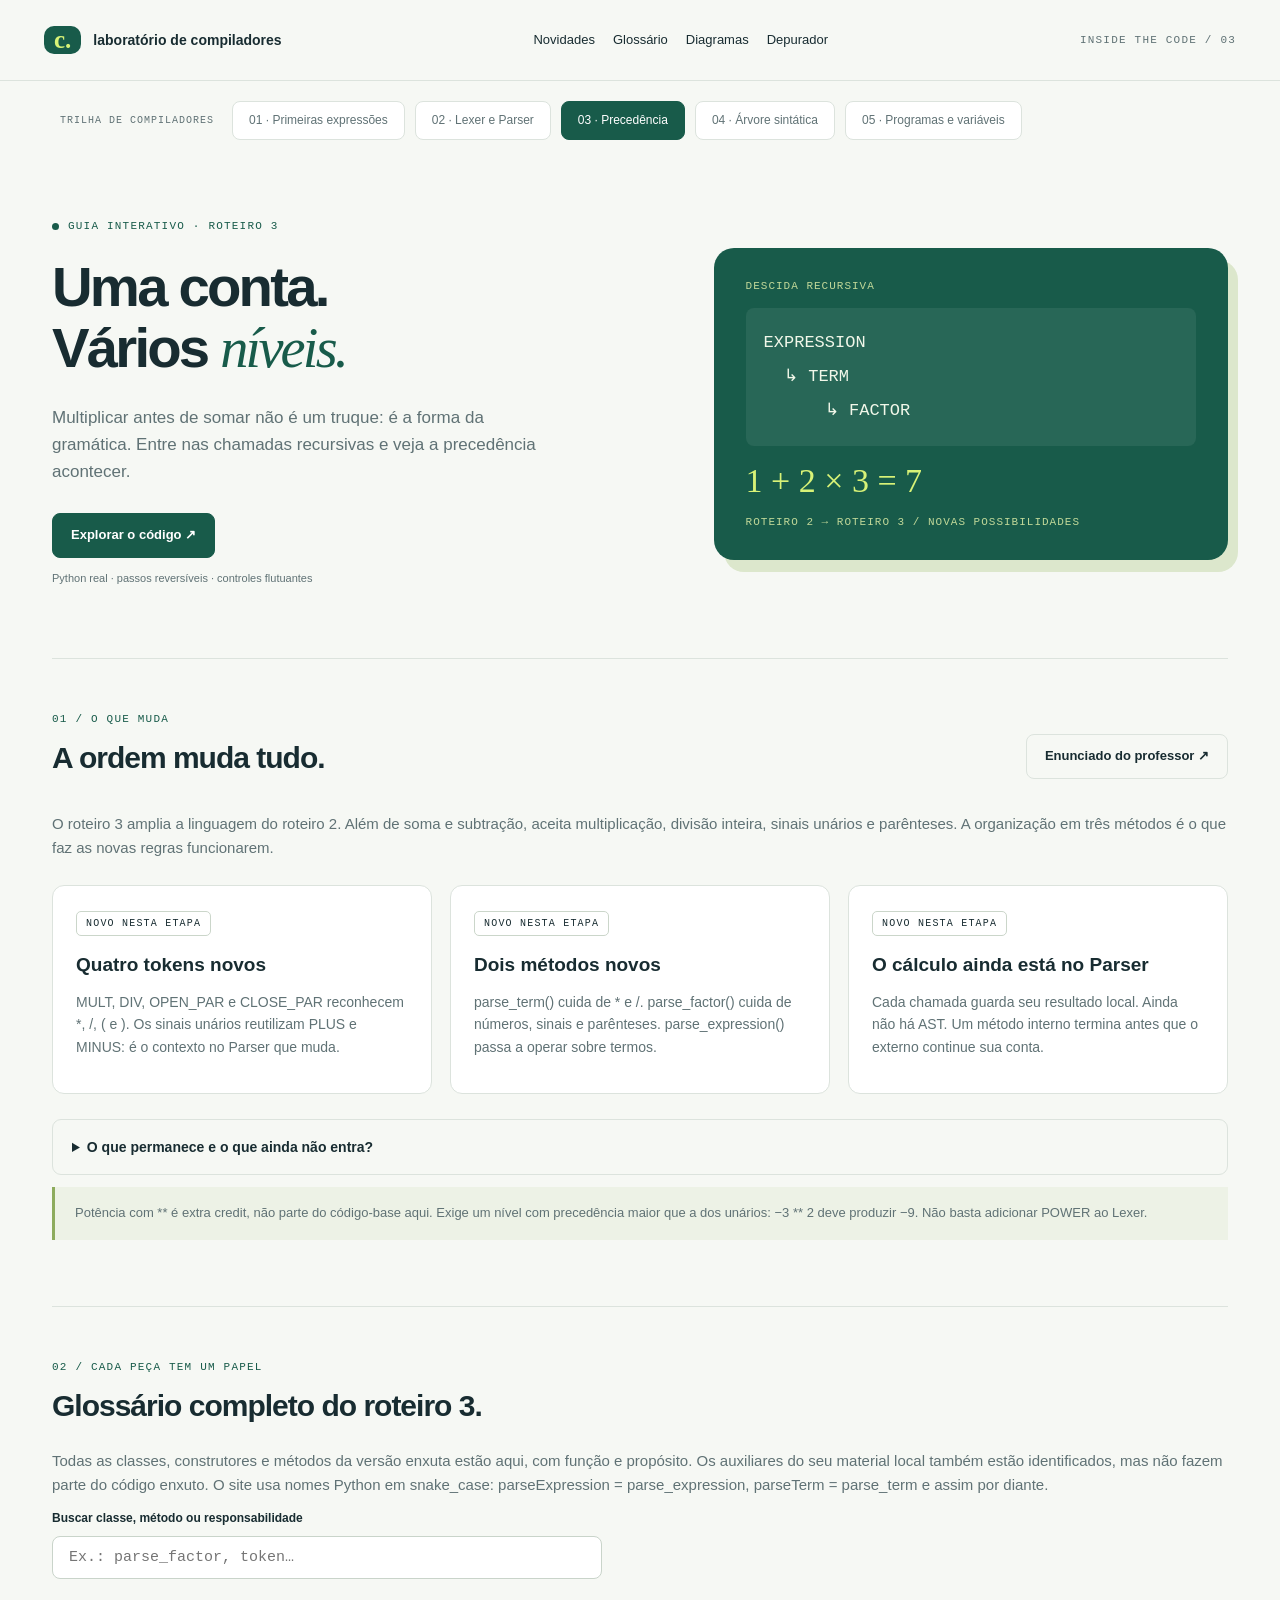
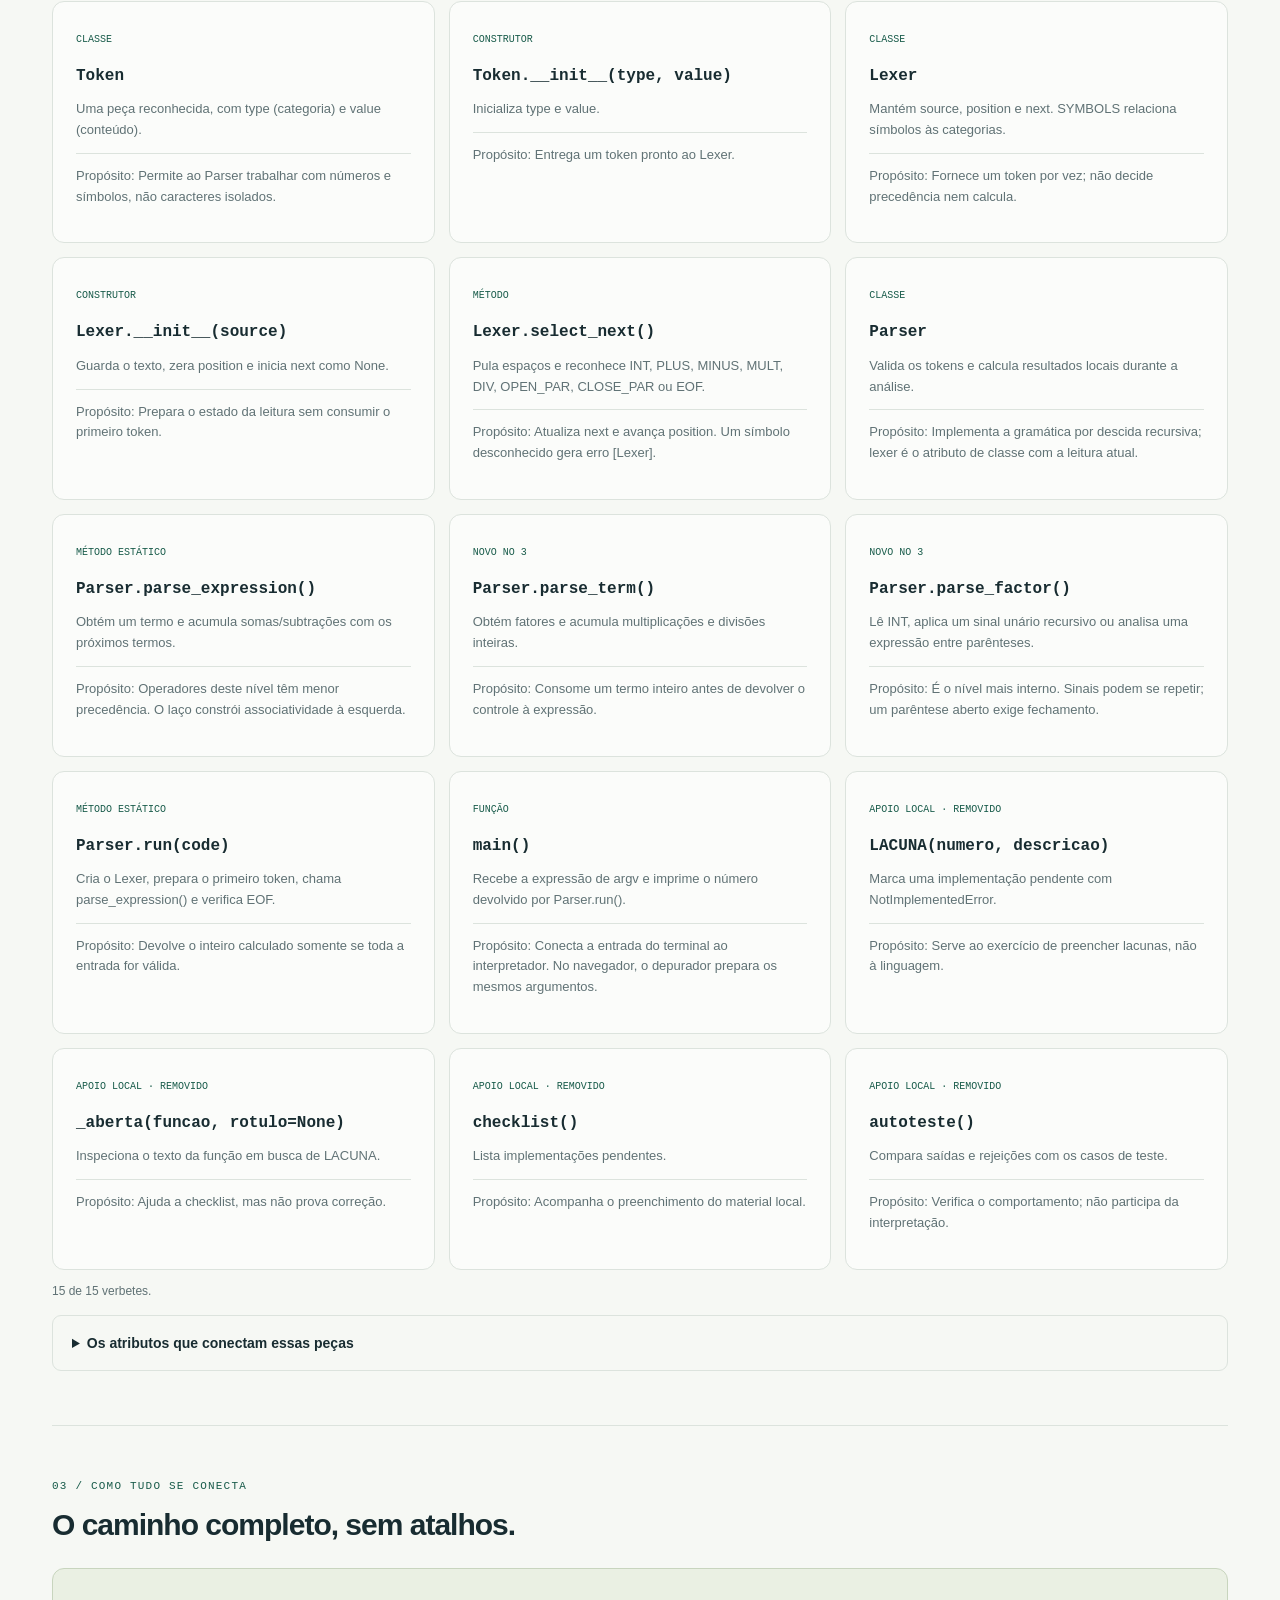
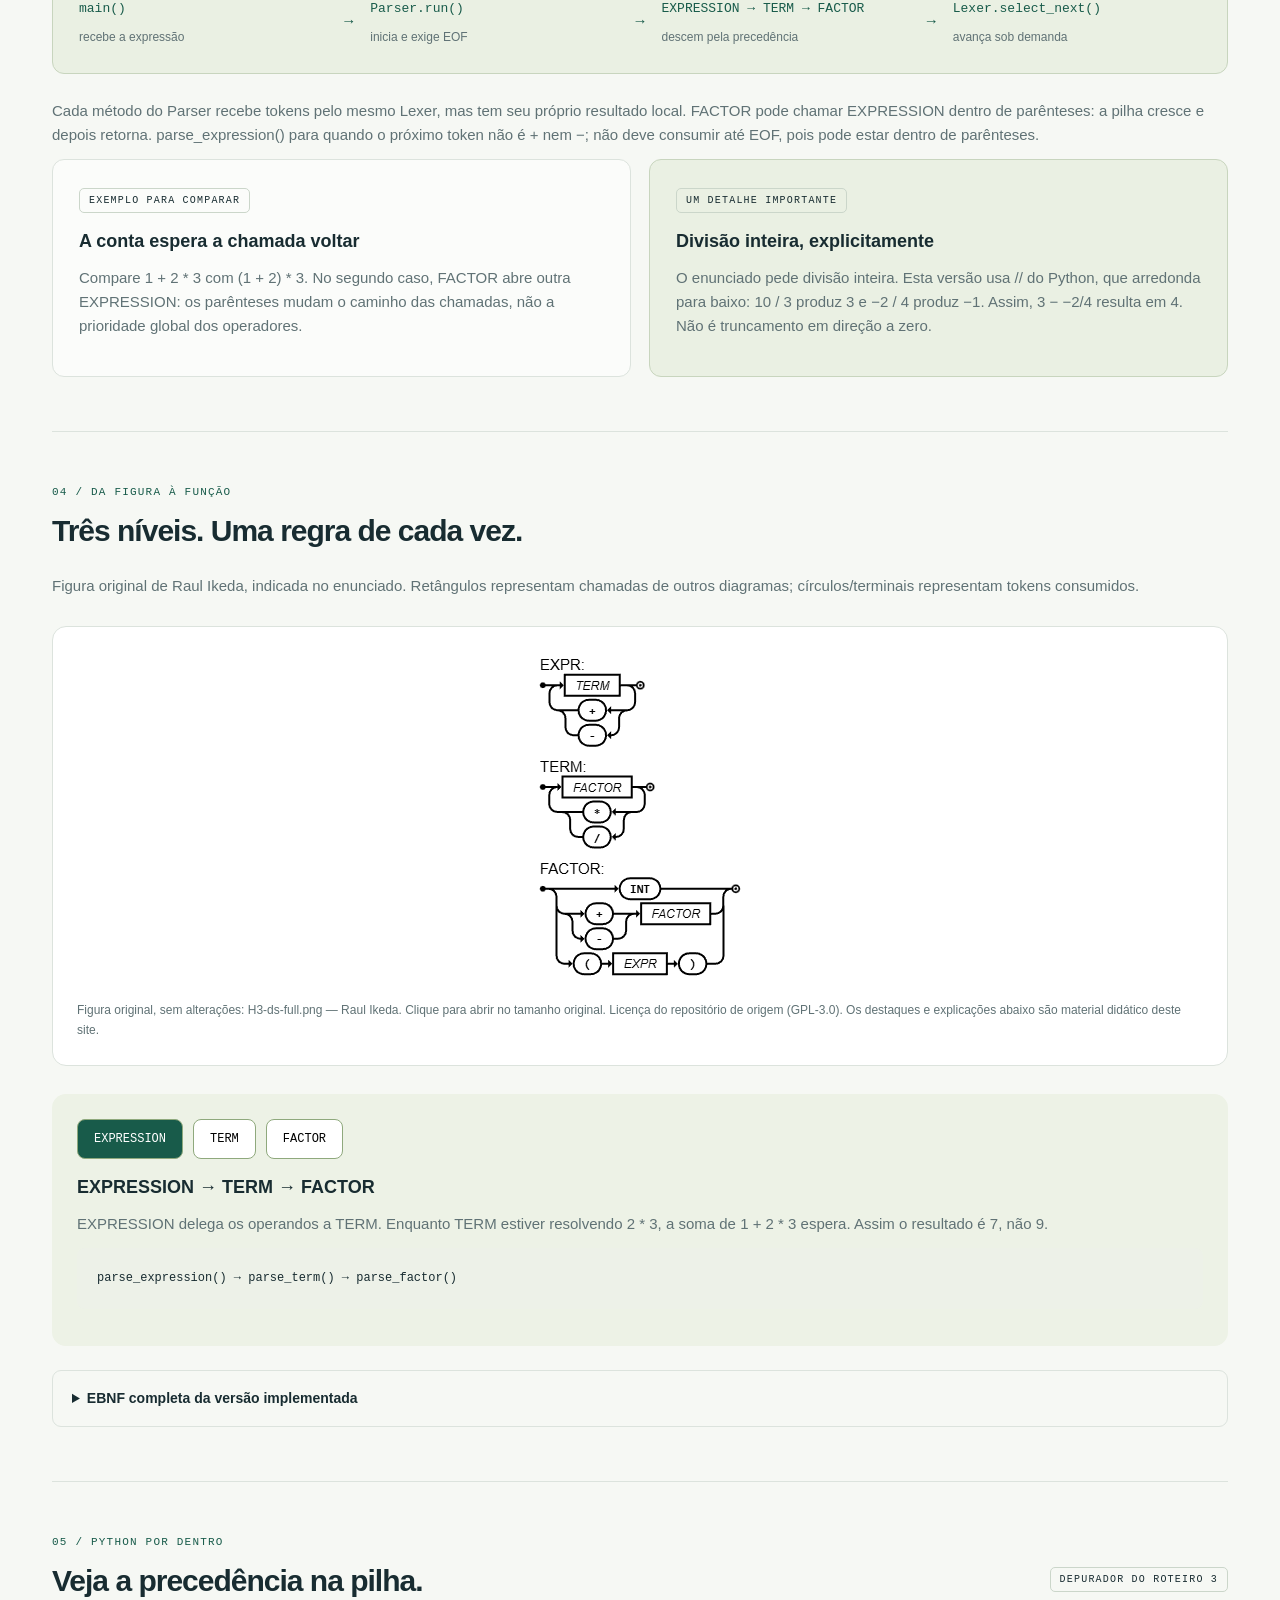
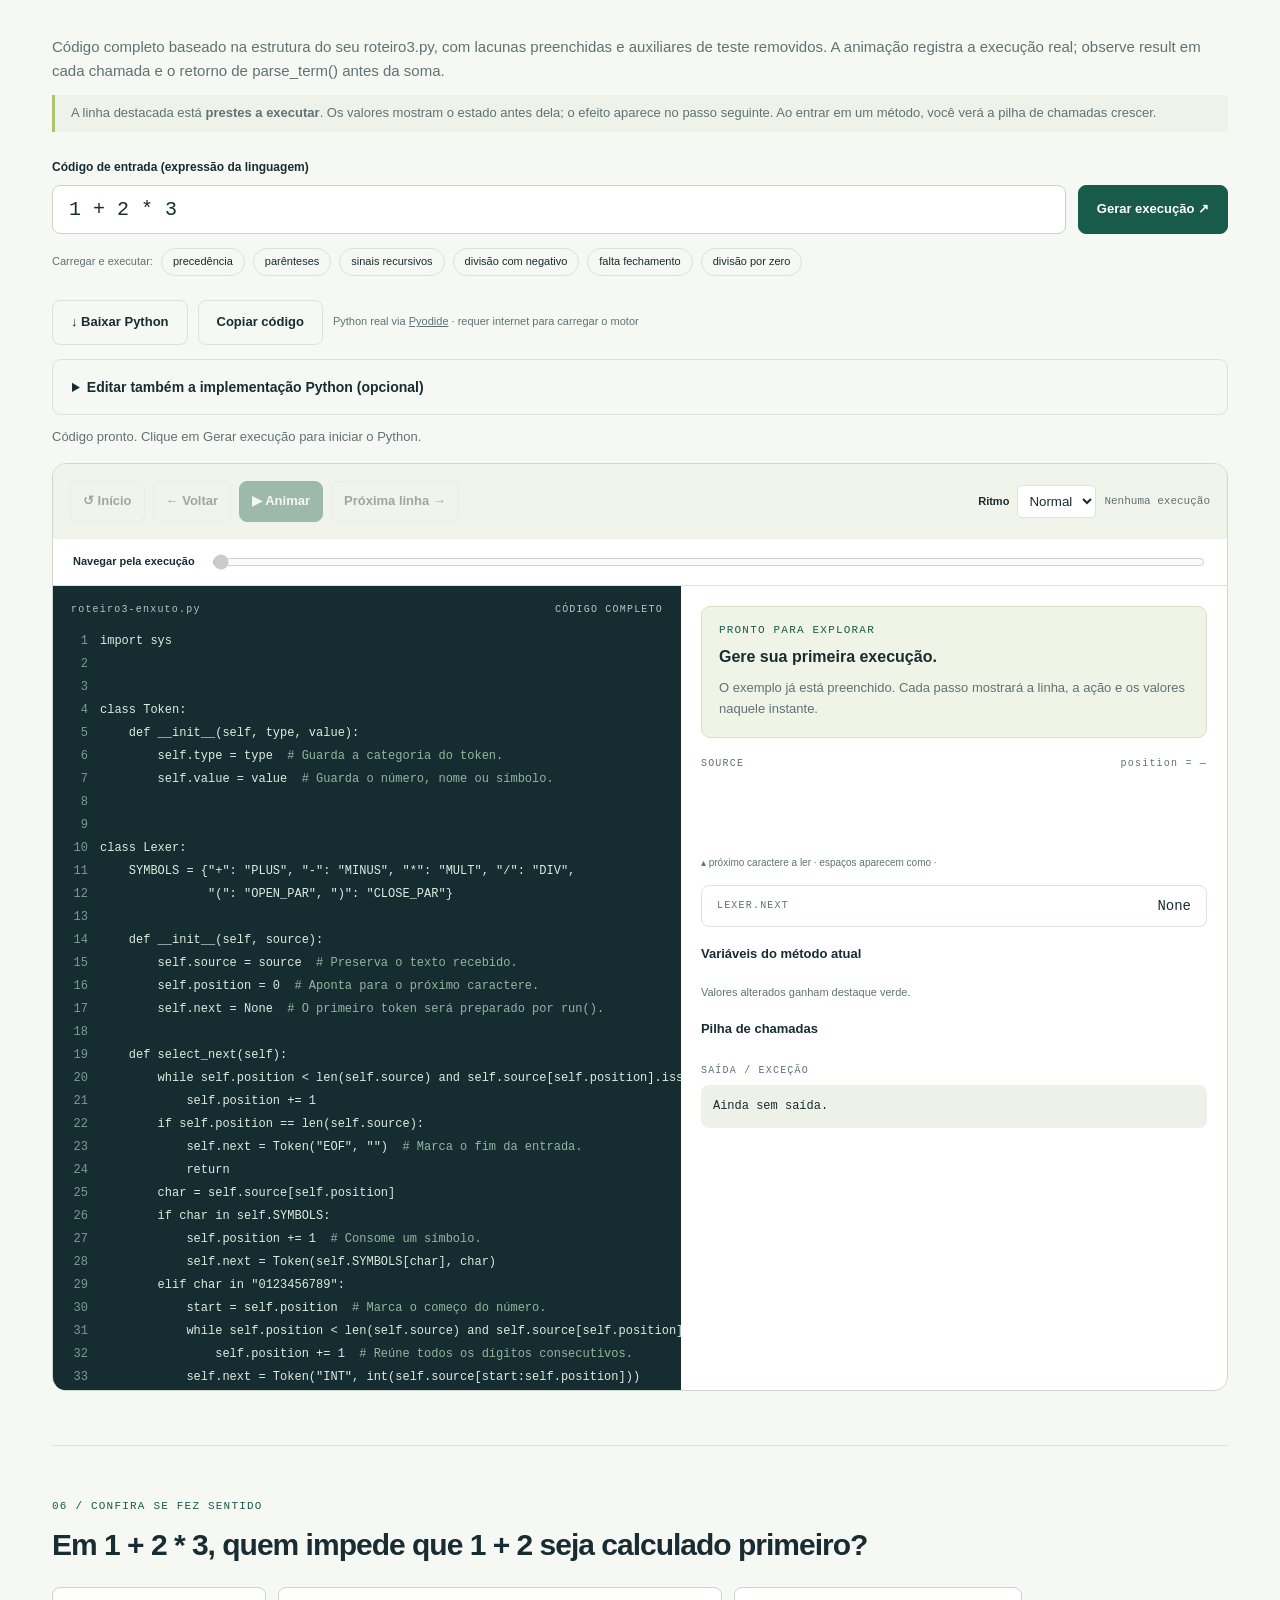
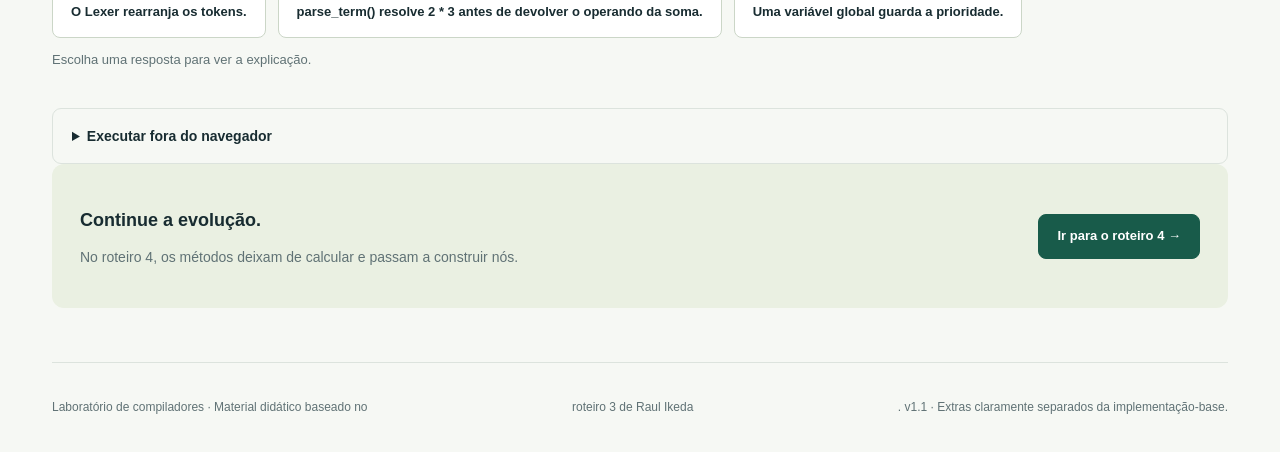
<file: roteiro3.html>
<!doctype html>
<html lang="pt-BR">
<head>
<meta charset="utf-8"><meta name="viewport" content="width=device-width,initial-scale=1">
<title>Roteiro 03 · A ordem muda tudo</title>
<link rel="stylesheet" href="style.css"><link rel="stylesheet" href="debug.css?v=player2"><link rel="stylesheet" href="player.css?v=player2"><link rel="stylesheet" href="courses.css?v=1"><link rel="stylesheet" href="advanced.css?v=1">
<script src="advanced.js?v=1" defer></script><script src="debug.js?v=courses345" defer></script>
</head>
<body data-course="3">
<header><a class="brand" href="index.html"><span class="brand-icon">c.</span> laboratório de compiladores</a><nav aria-label="Principal"><a href="#novidades">Novidades</a><a href="#glossario">Glossário</a><a href="#diagramas">Diagramas</a><a href="#debug">Depurador</a></nav><span class="chapter">INSIDE THE CODE / 03</span></header>
<main>
<nav class="course-switch" aria-label="Escolher roteiro"><span>TRILHA DE COMPILADORES</span><a href="roteiro1.html">01 · Primeiras expressões</a><a href="index.html">02 · Lexer e Parser</a><a href="roteiro3.html" aria-current="page">03 · Precedência</a><a href="roteiro4.html">04 · Árvore sintática</a><a href="roteiro5.html">05 · Programas e variáveis</a></nav>
<section class="hero"><div><div class="eyebrow"><span class="dot"></span> GUIA INTERATIVO · ROTEIRO 3</div><h1>Uma conta.<br>Vários <em>níveis.</em></h1><p class="lead">Multiplicar antes de somar não é um truque: é a forma da gramática. Entre nas chamadas recursivas e veja a precedência acontecer.</p><a class="button primary" href="#debug">Explorar o código ↗</a><span class="hero-note">Python real · passos reversíveis · controles flutuantes</span></div><div class="advanced-hero"><small>DESCIDA RECURSIVA</small><pre class="hero-chain">EXPRESSION
  ↳ TERM
      ↳ FACTOR</pre><div class="hero-result">1 + 2 × 3 = 7</div><small>ROTEIRO 2 → ROTEIRO 3 / NOVAS POSSIBILIDADES</small></div></section>
<section id="novidades" class="section"><div class="section-title"><div><div class="eyebrow">01 / O QUE MUDA</div><h2>A ordem muda tudo.</h2></div><a class="button subtle" href="https://raulikeda.github.io/LP/Roteiro3/" target="_blank" rel="noopener noreferrer">Enunciado do professor ↗</a></div><p>O roteiro 3 amplia a linguagem do roteiro 2. Além de soma e subtração, aceita multiplicação, divisão inteira, sinais unários e parênteses. A organização em três métodos é o que faz as novas regras funcionarem.</p><div class="advanced-cards"><article><span class="pill">NOVO NESTA ETAPA</span><h3>Quatro tokens novos</h3><p>MULT, DIV, OPEN_PAR e CLOSE_PAR reconhecem *, /, ( e ). Os sinais unários reutilizam PLUS e MINUS: é o contexto no Parser que muda.</p></article><article><span class="pill">NOVO NESTA ETAPA</span><h3>Dois métodos novos</h3><p>parse_term() cuida de * e /. parse_factor() cuida de números, sinais e parênteses. parse_expression() passa a operar sobre termos.</p></article><article><span class="pill">NOVO NESTA ETAPA</span><h3>O cálculo ainda está no Parser</h3><p>Cada chamada guarda seu resultado local. Ainda não há AST. Um método interno termina antes que o externo continue sua conta.</p></article></div><details><summary>O que permanece e o que ainda não entra?</summary><p>Token, Lexer, Parser e main continuam. O consumo sob demanda e a verificação final de EOF também. Variáveis, arquivos e a AST ainda não entram.</p></details><p class="advanced-notice">Potência com ** é extra credit, não parte do código-base aqui. Exige um nível com precedência maior que a dos unários: −3 ** 2 deve produzir −9. Não basta adicionar POWER ao Lexer.</p></section>
<section id="glossario" class="section"><div class="eyebrow">02 / CADA PEÇA TEM UM PAPEL</div><h2>Glossário completo do roteiro 3.</h2><p>Todas as classes, construtores e métodos da versão enxuta estão aqui, com função e propósito. Os auxiliares do seu material local também estão identificados, mas não fazem parte do código enxuto. O site usa nomes Python em snake_case: parseExpression = parse_expression, parseTerm = parse_term e assim por diante.</p><label for="glossary-search">Buscar classe, método ou responsabilidade</label><input id="glossary-search" type="search" placeholder="Ex.: parse_factor, token…"><div id="glossary-list" class="glossary-grid"></div><p id="glossary-count" role="status"></p><details><summary>Os atributos que conectam essas peças</summary><dl class="attribute-list"><dt>Token.type / Token.value</dt><dd>Categoria gramatical e conteúdo concreto. PLUS pode ser binário ou unário; quem decide é o Parser.</dd><dt>Lexer.source / position / next</dt><dd>Texto, índice do próximo caractere a ler e token já reconhecido. position costuma estar depois dos caracteres de next: ele não aponta necessariamente para o início desse token.</dd><dt>Parser.lexer</dt><dd>Objeto compartilhado pelos métodos estáticos durante uma análise. Os resultados intermediários são locais de cada chamada.</dd></dl></details></section>
<section id="conexoes" class="section"><div class="eyebrow">03 / COMO TUDO SE CONECTA</div><h2>O caminho completo, sem atalhos.</h2><div class="relationship"><div><b>main()</b><span>recebe a expressão</span></div><i>→</i><div><b>Parser.run()</b><span>inicia e exige EOF</span></div><i>→</i><div><b>EXPRESSION → TERM → FACTOR</b><span>descem pela precedência</span></div><i>→</i><div><b>Lexer.select_next()</b><span>avança sob demanda</span></div></div><p>Cada método do Parser recebe tokens pelo mesmo Lexer, mas tem seu próprio resultado local. FACTOR pode chamar EXPRESSION dentro de parênteses: a pilha cresce e depois retorna. parse_expression() para quando o próximo token não é + nem −; não deve consumir até EOF, pois pode estar dentro de parênteses.</p><div class="comparison"><article><span class="pill">EXEMPLO PARA COMPARAR</span><h3>A conta espera a chamada voltar</h3><p>Compare 1 + 2 * 3 com (1 + 2) * 3. No segundo caso, FACTOR abre outra EXPRESSION: os parênteses mudam o caminho das chamadas, não a prioridade global dos operadores.</p></article><article class="new"><span class="pill">UM DETALHE IMPORTANTE</span><h3>Divisão inteira, explicitamente</h3><p>O enunciado pede divisão inteira. Esta versão usa // do Python, que arredonda para baixo: 10 / 3 produz 3 e −2 / 4 produz −1. Assim, 3 − −2/4 resulta em 4. Não é truncamento em direção a zero.</p></article></div></section>
<section id="diagramas" class="section"><div class="eyebrow">04 / DA FIGURA À FUNÇÃO</div><h2>Três níveis. Uma regra de cada vez.</h2><p>Figura original de Raul Ikeda, indicada no enunciado. Retângulos representam chamadas de outros diagramas; círculos/terminais representam tokens consumidos.</p><figure class="professor-figure"><a href="images/roteiro3-diagrama-professor.png" target="_blank" rel="noopener"><img src="images/roteiro3-diagrama-professor.png" alt="Diagrama original com EXPRESSION chamando TERM, TERM chamando FACTOR e FACTOR aceitando número, sinal recursivo ou expressão entre parênteses." loading="lazy"></a><figcaption>Figura original, sem alterações: <a href="https://raulikeda.github.io/LP/images/H3-ds-full.png">H3-ds-full.png — Raul Ikeda</a>.  Clique para abrir no tamanho original. <a href="images/LICENSE-LP.txt">Licença do repositório de origem (GPL-3.0)</a>. Os destaques e explicações abaixo são material didático deste site.</figcaption></figure>
<div class="grammar-explorer"><div class="grammar-buttons" role="group" aria-label="Explorar os níveis da gramática"><button type="button" data-grammar="expression" aria-pressed="false">EXPRESSION</button><button type="button" data-grammar="term" aria-pressed="false">TERM</button><button type="button" data-grammar="factor" aria-pressed="false">FACTOR</button></div><div class="grammar-explanation" aria-live="polite"><h3 id="grammar-title"></h3><p id="grammar-text"></p><pre id="grammar-code"></pre></div></div><details><summary>EBNF completa da versão implementada</summary><pre class="grammar-source"><code>EXPRESSION = TERM, { (&quot;+&quot; | &quot;-&quot;), TERM } ;
TERM = FACTOR, { (&quot;*&quot; | &quot;/&quot;), FACTOR } ;
FACTOR = NUMBER | (&quot;+&quot; | &quot;-&quot;), FACTOR | &quot;(&quot;, EXPRESSION, &quot;)&quot; ;
NUMBER = DIGIT, { DIGIT } ;
DIGIT = &quot;0&quot; | &quot;1&quot; | &quot;2&quot; | &quot;3&quot; | &quot;4&quot; | &quot;5&quot; | &quot;6&quot; | &quot;7&quot; | &quot;8&quot; | &quot;9&quot; ;</code></pre><p>Chaves significam zero ou mais repetições; | indica alternativas; ε é a instrução vazia. </p></details></section>
<section id="debug" class="section"><div class="section-title"><div><div class="eyebrow">05 / PYTHON POR DENTRO</div><h2>Veja a precedência na pilha.</h2></div><span class="pill">DEPURADOR DO ROTEIRO 3</span></div><p>Código completo baseado na estrutura do seu roteiro3.py, com lacunas preenchidas e auxiliares de teste removidos. A animação registra a execução real; observe result em cada chamada e o retorno de parse_term() antes da soma.</p><p class="aside">A linha destacada está <strong>prestes a executar</strong>. Os valores mostram o estado antes dela; o efeito aparece no passo seguinte. Ao entrar em um método, você verá a pilha de chamadas crescer.</p>
<form id="debug-form"><label for="debug-input">Código de entrada (expressão da linguagem)</label><div class="input-row"><input id="debug-input" value="1 + 2 * 3" maxlength="120" autocomplete="off" spellcheck="false"><button id="debug-build" class="button primary" type="submit">Gerar execução ↗</button><button id="debug-cancel" class="button subtle" type="button" hidden>Cancelar</button></div></form><div class="examples"><span>Carregar e executar:</span><button data-debug-example="1 + 2 * 3">precedência</button><button data-debug-example="(1 + 2) * 3">parênteses</button><button data-debug-example="+--++3">sinais recursivos</button><button data-debug-example="3 - -2/4">divisão com negativo</button><button data-debug-example="(2 * 2">falta fechamento</button><button data-debug-example="4 / 0">divisão por zero</button></div>
<div class="debug-toolbar"><a href="roteiro3-enxuto.py" download class="button subtle">↓ Baixar Python</a><button id="debug-copy" class="button subtle">Copiar código</button><span>Python real via <a href="https://pyodide.org/en/0.29.2/usage/index.html" target="_blank" rel="noreferrer">Pyodide</a> · requer internet para carregar o motor</span></div>
<details id="editor-details"><summary>Editar também a implementação Python (opcional)</summary><p>Você pode experimentar mudanças no código abaixo e gerar outra execução. Mantenha a função <code>main()</code> como ponto de entrada. Restaurar recupera a versão enxuta original.</p><label for="python-editor">Código Python completo</label><textarea id="python-editor" spellcheck="false" rows="18"></textarea><button id="debug-restore" class="button subtle">Restaurar código original</button><p id="editor-notice" role="status"></p></details>
<p id="debug-status" role="status">Carregando o código enxuto…</p>
<div class="debugger" id="debugger"><div id="debug-player-slot"><div class="debug-player" id="debug-player" role="group" aria-label="Controles da execução"><div class="debug-controls"><button id="debug-reset" class="button subtle" disabled title="Voltar ao primeiro passo">↺ Início</button><button id="debug-prev" class="button subtle" disabled title="Passo anterior">← Voltar</button><button id="debug-play" class="button primary" disabled>▶ Animar</button><button id="debug-next" class="button subtle" disabled>Próxima linha →</button><label for="debug-speed">Ritmo <select id="debug-speed"><option value="1400">Calmo</option><option value="650" selected>Normal</option><option value="150">Rápido</option></select></label><span id="debug-counter">Nenhuma execução</span></div>
<div class="debug-scrub"><label for="debug-timeline">Navegar pela execução</label><input type="range" id="debug-timeline" min="0" max="0" value="0" disabled></div></div></div>
<div class="debug-columns"><div class="code-panel"><div class="panel-label">roteiro3-enxuto.py <span id="debug-line-label">CÓDIGO COMPLETO</span></div><div id="debug-code" tabindex="0" aria-label="Código Python com números de linha"></div></div><div class="debug-state"><div class="debug-action" aria-live="polite" aria-atomic="true"><span id="debug-event" class="eyebrow">PRONTO PARA EXPLORAR</span><h3 id="debug-action-title">Gere sua primeira execução.</h3><p id="debug-action-text">O exemplo já está preenchido. Cada passo mostrará a linha, a ação e os valores naquele instante.</p></div><div class="debug-source-box"><div class="panel-label">SOURCE <span id="debug-position">position = —</span></div><div id="debug-source" class="source-strip"></div><small>▴ próximo caractere a ler · espaços aparecem como ·</small></div><div class="debug-token-box"><span class="panel-label">LEXER.NEXT</span><div id="debug-token">None</div></div><div class="debug-watch"><h3>Variáveis do método atual</h3><dl id="debug-locals"></dl><p id="debug-changes">Valores alterados ganham destaque verde.</p></div><div class="debug-stack"><h3>Pilha de chamadas</h3><ol id="debug-stack"></ol></div><div class="debug-console"><span class="panel-label">SAÍDA / EXCEÇÃO</span><pre id="debug-output">Ainda sem saída.</pre></div></div></div></div></section>

<section class="section"><div class="eyebrow">06 / CONFIRA SE FEZ SENTIDO</div><h2>Em 1 + 2 * 3, quem impede que 1 + 2 seja calculado primeiro?</h2><div class="quiz-options"><button class="button subtle" data-answer="wrong" aria-pressed="false">O Lexer rearranja os tokens.</button><button class="button subtle" data-answer="right" aria-pressed="false">parse_term() resolve 2 * 3 antes de devolver o operando da soma.</button><button class="button subtle" data-answer="wrong" aria-pressed="false">Uma variável global guarda a prioridade.</button></div><p id="quiz-feedback" role="status" data-correct="Isso! EXPRESSION espera TERM retornar. O Lexer só reconhece as peças na ordem original." data-hint="A precedência vem do aninhamento das chamadas do Parser.">Escolha uma resposta para ver a explicação.</p><details><summary>Executar fora do navegador</summary><p>Baixe o Python completo na barra do depurador. Passe a expressão entre aspas:</p><pre><code>python roteiro3-enxuto.py "1 + 2 * 3"</code></pre><p>Usa apenas a biblioteca padrão do Python. Esta é uma implementação didática do guia, não um gabarito oficial do professor.</p></details><div class="r1-next"><div><h3>Continue a evolução.</h3><p>No roteiro 4, os métodos deixam de calcular e passam a construir nós.</p></div><a class="button primary" href="roteiro4.html">Ir para o roteiro 4 →</a></div></section>
<footer class="lesson-footer">Laboratório de compiladores · Material didático baseado no <a href="https://raulikeda.github.io/LP/Roteiro3/">roteiro 3 de Raul Ikeda</a>. v1.1 · Extras claramente separados da implementação-base.</footer>
</main>
</body></html>
</file>
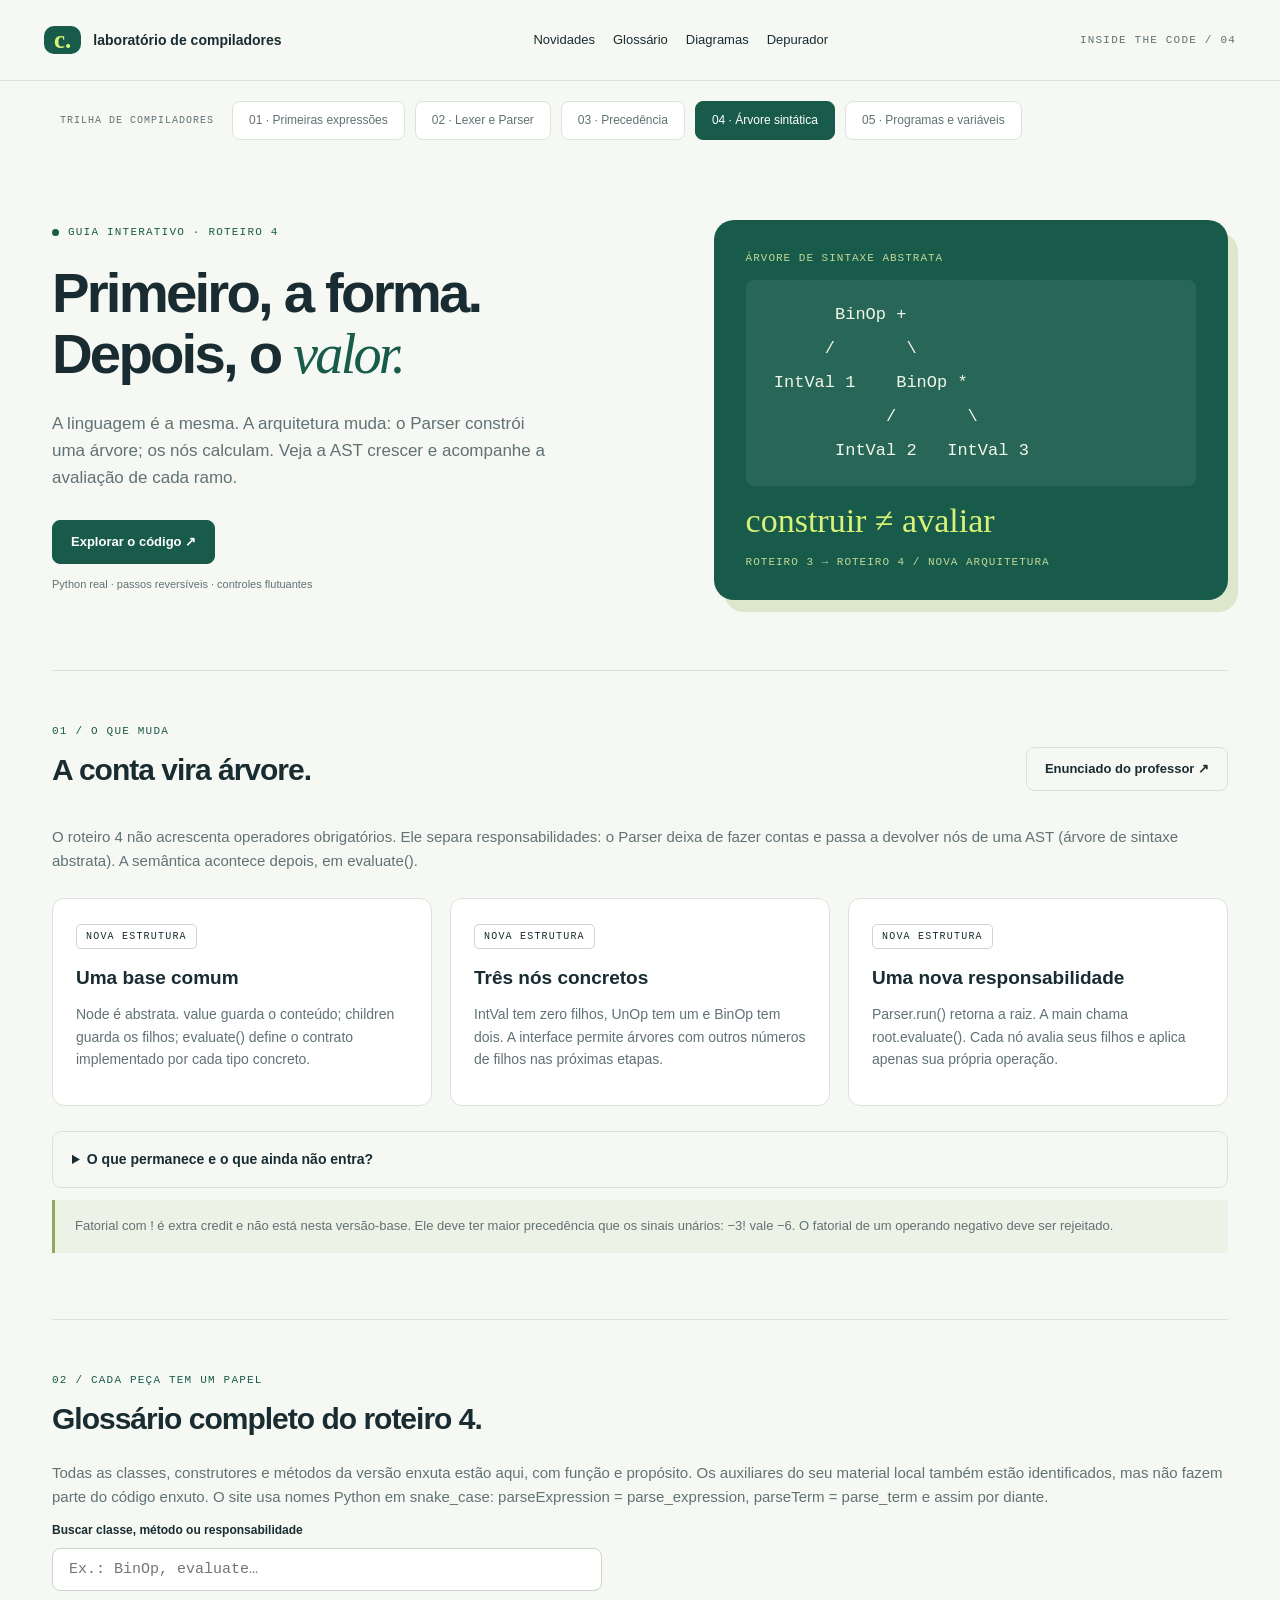
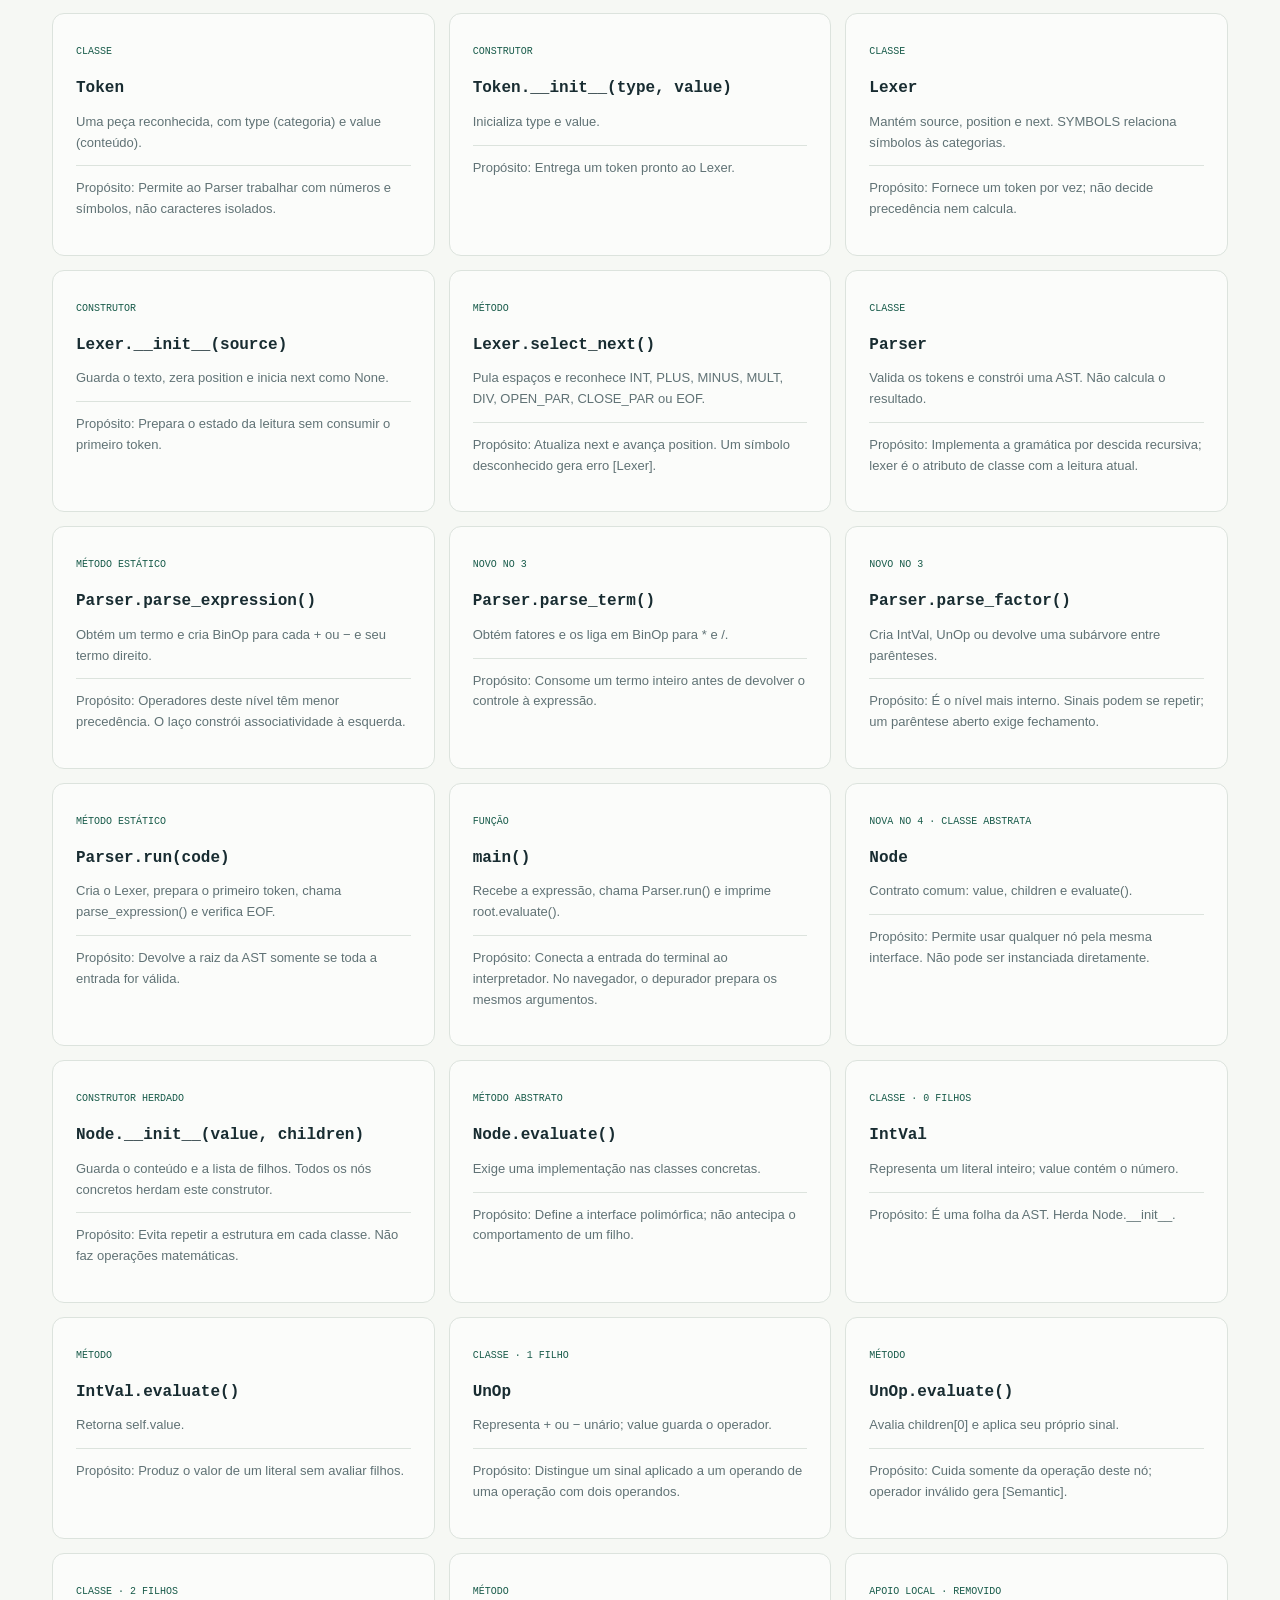
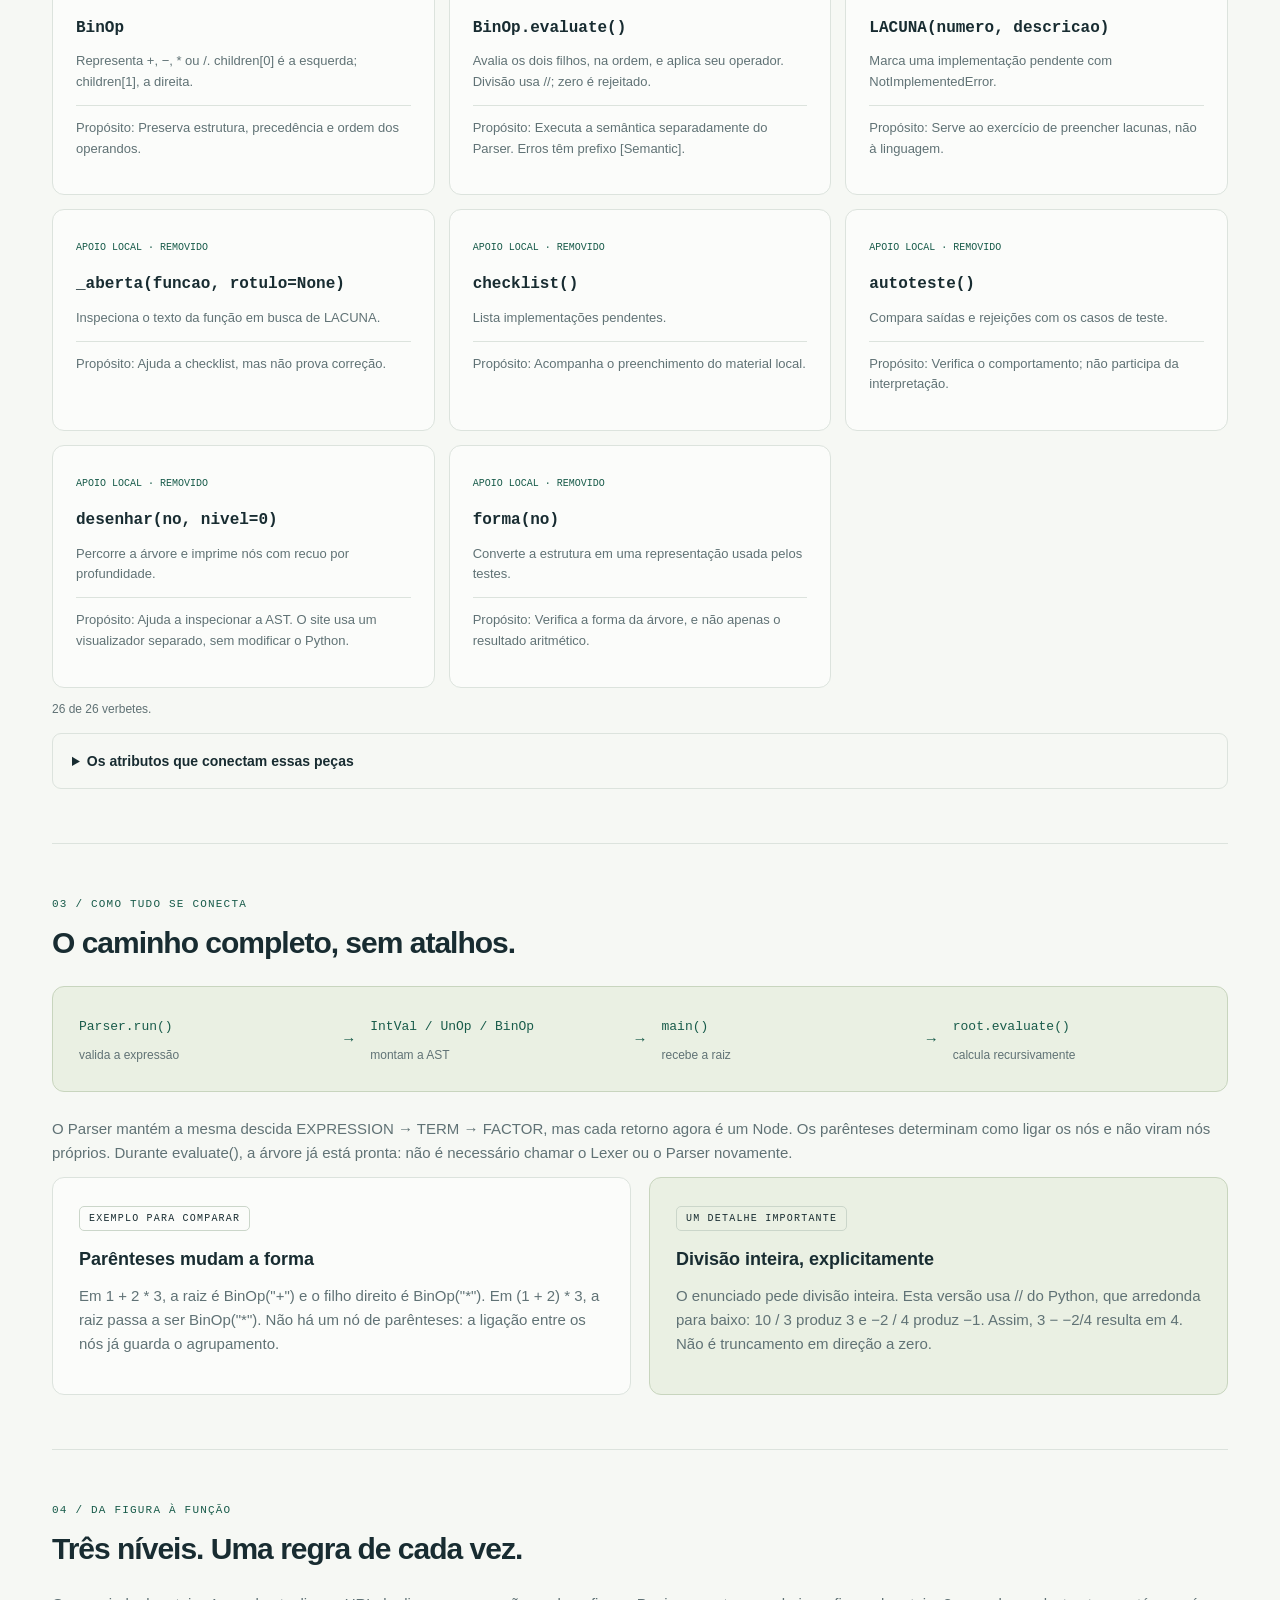
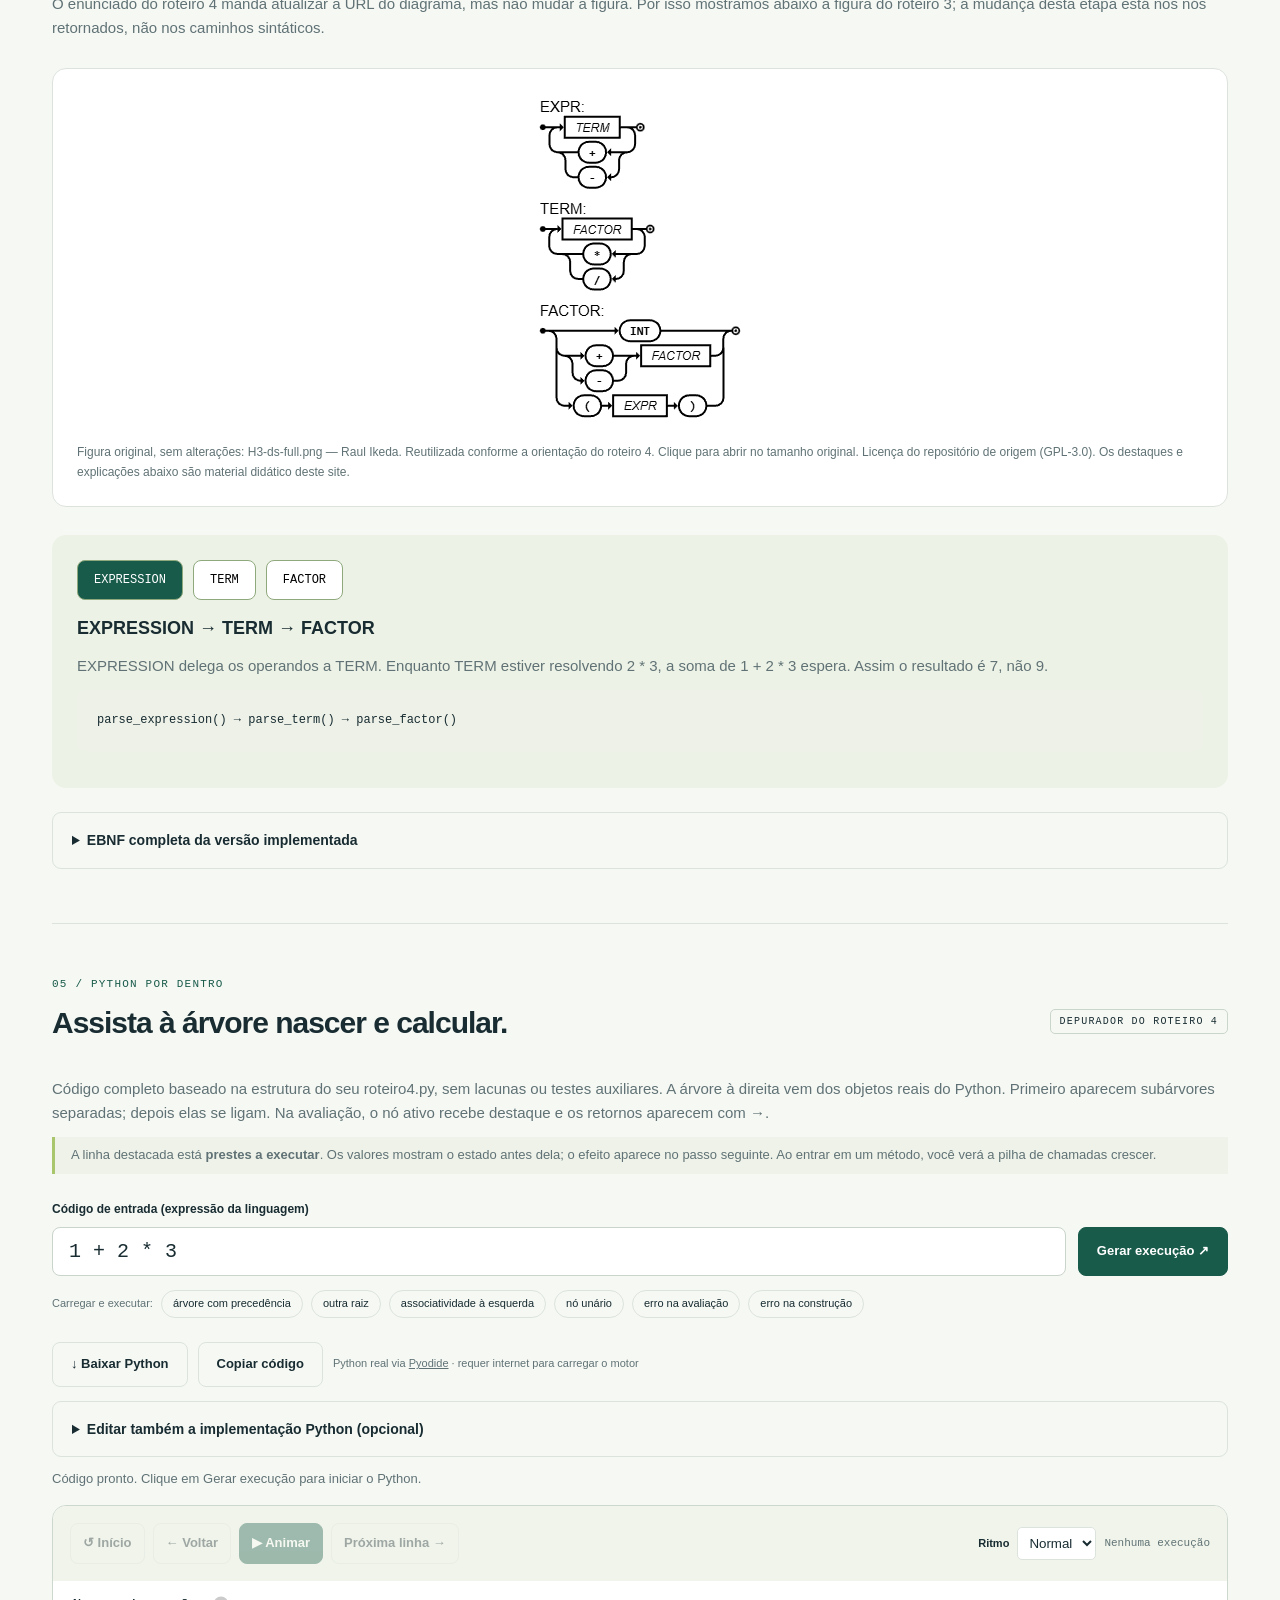
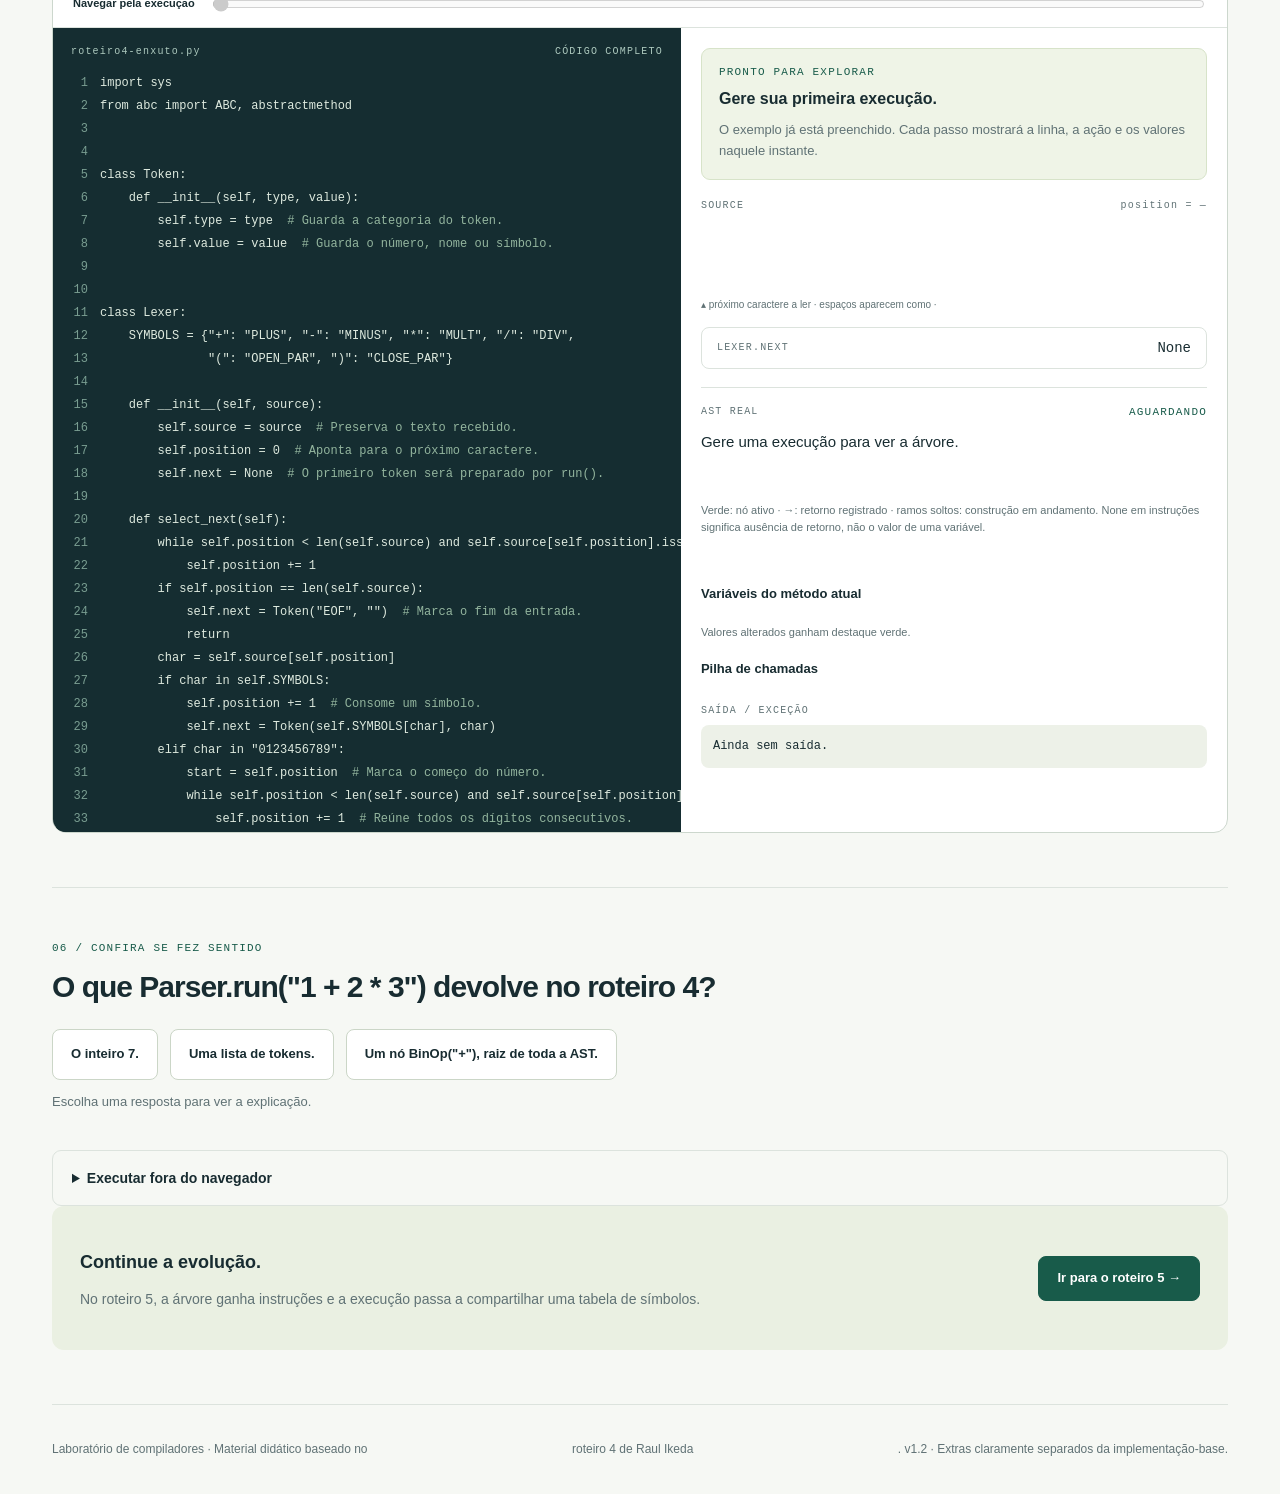
<file: roteiro4.html>
<!doctype html>
<html lang="pt-BR">
<head>
<meta charset="utf-8"><meta name="viewport" content="width=device-width,initial-scale=1">
<title>Roteiro 04 · A conta vira árvore</title>
<link rel="stylesheet" href="style.css"><link rel="stylesheet" href="debug.css?v=player2"><link rel="stylesheet" href="player.css?v=player2"><link rel="stylesheet" href="courses.css?v=1"><link rel="stylesheet" href="advanced.css?v=1">
<script src="advanced.js?v=1" defer></script><script src="debug.js?v=courses345" defer></script>
</head>
<body data-course="4">
<header><a class="brand" href="index.html"><span class="brand-icon">c.</span> laboratório de compiladores</a><nav aria-label="Principal"><a href="#novidades">Novidades</a><a href="#glossario">Glossário</a><a href="#diagramas">Diagramas</a><a href="#debug">Depurador</a></nav><span class="chapter">INSIDE THE CODE / 04</span></header>
<main>
<nav class="course-switch" aria-label="Escolher roteiro"><span>TRILHA DE COMPILADORES</span><a href="roteiro1.html">01 · Primeiras expressões</a><a href="index.html">02 · Lexer e Parser</a><a href="roteiro3.html">03 · Precedência</a><a href="roteiro4.html" aria-current="page">04 · Árvore sintática</a><a href="roteiro5.html">05 · Programas e variáveis</a></nav>
<section class="hero"><div><div class="eyebrow"><span class="dot"></span> GUIA INTERATIVO · ROTEIRO 4</div><h1>Primeiro, a forma.<br>Depois, o <em>valor.</em></h1><p class="lead">A linguagem é a mesma. A arquitetura muda: o Parser constrói uma árvore; os nós calculam. Veja a AST crescer e acompanhe a avaliação de cada ramo.</p><a class="button primary" href="#debug">Explorar o código ↗</a><span class="hero-note">Python real · passos reversíveis · controles flutuantes</span></div><div class="advanced-hero"><small>ÁRVORE DE SINTAXE ABSTRATA</small><pre class="hero-chain">       BinOp +
      /       \
 IntVal 1    BinOp *
            /       \
       IntVal 2   IntVal 3</pre><div class="hero-result">construir ≠ avaliar</div><small>ROTEIRO 3 → ROTEIRO 4 / NOVA ARQUITETURA</small></div></section>
<section id="novidades" class="section"><div class="section-title"><div><div class="eyebrow">01 / O QUE MUDA</div><h2>A conta vira árvore.</h2></div><a class="button subtle" href="https://raulikeda.github.io/LP/Roteiro4/" target="_blank" rel="noopener noreferrer">Enunciado do professor ↗</a></div><p>O roteiro 4 não acrescenta operadores obrigatórios. Ele separa responsabilidades: o Parser deixa de fazer contas e passa a devolver nós de uma AST (árvore de sintaxe abstrata). A semântica acontece depois, em evaluate().</p><div class="advanced-cards"><article><span class="pill">NOVA ESTRUTURA</span><h3>Uma base comum</h3><p>Node é abstrata. value guarda o conteúdo; children guarda os filhos; evaluate() define o contrato implementado por cada tipo concreto.</p></article><article><span class="pill">NOVA ESTRUTURA</span><h3>Três nós concretos</h3><p>IntVal tem zero filhos, UnOp tem um e BinOp tem dois. A interface permite árvores com outros números de filhos nas próximas etapas.</p></article><article><span class="pill">NOVA ESTRUTURA</span><h3>Uma nova responsabilidade</h3><p>Parser.run() retorna a raiz. A main chama root.evaluate(). Cada nó avalia seus filhos e aplica apenas sua própria operação.</p></article></div><details><summary>O que permanece e o que ainda não entra?</summary><p>A gramática, os tokens e as expressões válidas do roteiro 3 permanecem. Muda o tipo dos retornos do Parser: de inteiro para Node. Ainda não existem variáveis nem tabela de símbolos.</p></details><p class="advanced-notice">Fatorial com ! é extra credit e não está nesta versão-base. Ele deve ter maior precedência que os sinais unários: −3! vale −6. O fatorial de um operando negativo deve ser rejeitado.</p></section>
<section id="glossario" class="section"><div class="eyebrow">02 / CADA PEÇA TEM UM PAPEL</div><h2>Glossário completo do roteiro 4.</h2><p>Todas as classes, construtores e métodos da versão enxuta estão aqui, com função e propósito. Os auxiliares do seu material local também estão identificados, mas não fazem parte do código enxuto. O site usa nomes Python em snake_case: parseExpression = parse_expression, parseTerm = parse_term e assim por diante.</p><label for="glossary-search">Buscar classe, método ou responsabilidade</label><input id="glossary-search" type="search" placeholder="Ex.: BinOp, evaluate…"><div id="glossary-list" class="glossary-grid"></div><p id="glossary-count" role="status"></p><details><summary>Os atributos que conectam essas peças</summary><dl class="attribute-list"><dt>Token.type / Token.value</dt><dd>Categoria gramatical e conteúdo concreto. PLUS pode ser binário ou unário; quem decide é o Parser.</dd><dt>Lexer.source / position / next</dt><dd>Texto, índice do próximo caractere a ler e token já reconhecido. position costuma estar depois dos caracteres de next: ele não aponta necessariamente para o início desse token.</dd><dt>Parser.lexer</dt><dd>Objeto compartilhado pelos métodos estáticos durante uma análise. Os resultados intermediários são locais de cada chamada.</dd><dt>Node.value / Node.children</dt><dd>Conteúdo do nó e lista ordenada de filhos. Um literal guarda inteiro; operadores guardam símbolos. O construtor é herdado pelos tipos concretos.</dd></dl></details></section>
<section id="conexoes" class="section"><div class="eyebrow">03 / COMO TUDO SE CONECTA</div><h2>O caminho completo, sem atalhos.</h2><div class="relationship"><div><b>Parser.run()</b><span>valida a expressão</span></div><i>→</i><div><b>IntVal / UnOp / BinOp</b><span>montam a AST</span></div><i>→</i><div><b>main()</b><span>recebe a raiz</span></div><i>→</i><div><b>root.evaluate()</b><span>calcula recursivamente</span></div></div><p>O Parser mantém a mesma descida EXPRESSION → TERM → FACTOR, mas cada retorno agora é um Node. Os parênteses determinam como ligar os nós e não viram nós próprios. Durante evaluate(), a árvore já está pronta: não é necessário chamar o Lexer ou o Parser novamente.</p><div class="comparison"><article><span class="pill">EXEMPLO PARA COMPARAR</span><h3>Parênteses mudam a forma</h3><p>Em 1 + 2 * 3, a raiz é BinOp("+") e o filho direito é BinOp("*"). Em (1 + 2) * 3, a raiz passa a ser BinOp("*"). Não há um nó de parênteses: a ligação entre os nós já guarda o agrupamento.</p></article><article class="new"><span class="pill">UM DETALHE IMPORTANTE</span><h3>Divisão inteira, explicitamente</h3><p>O enunciado pede divisão inteira. Esta versão usa // do Python, que arredonda para baixo: 10 / 3 produz 3 e −2 / 4 produz −1. Assim, 3 − −2/4 resulta em 4. Não é truncamento em direção a zero.</p></article></div></section>
<section id="diagramas" class="section"><div class="eyebrow">04 / DA FIGURA À FUNÇÃO</div><h2>Três níveis. Uma regra de cada vez.</h2><p>O enunciado do roteiro 4 manda atualizar a URL do diagrama, mas não mudar a figura. Por isso mostramos abaixo a figura do roteiro 3; a mudança desta etapa está nos nós retornados, não nos caminhos sintáticos.</p><figure class="professor-figure"><a href="images/roteiro3-diagrama-professor.png" target="_blank" rel="noopener"><img src="images/roteiro3-diagrama-professor.png" alt="Diagrama original com EXPRESSION chamando TERM, TERM chamando FACTOR e FACTOR aceitando número, sinal recursivo ou expressão entre parênteses." loading="lazy"></a><figcaption>Figura original, sem alterações: <a href="https://raulikeda.github.io/LP/images/H3-ds-full.png">H3-ds-full.png — Raul Ikeda</a>. Reutilizada conforme a orientação do roteiro 4. Clique para abrir no tamanho original. <a href="images/LICENSE-LP.txt">Licença do repositório de origem (GPL-3.0)</a>. Os destaques e explicações abaixo são material didático deste site.</figcaption></figure>
<div class="grammar-explorer"><div class="grammar-buttons" role="group" aria-label="Explorar os níveis da gramática"><button type="button" data-grammar="expression" aria-pressed="false">EXPRESSION</button><button type="button" data-grammar="term" aria-pressed="false">TERM</button><button type="button" data-grammar="factor" aria-pressed="false">FACTOR</button></div><div class="grammar-explanation" aria-live="polite"><h3 id="grammar-title"></h3><p id="grammar-text"></p><pre id="grammar-code"></pre></div></div><details><summary>EBNF completa da versão implementada</summary><pre class="grammar-source"><code>EXPRESSION = TERM, { (&quot;+&quot; | &quot;-&quot;), TERM } ;
TERM = FACTOR, { (&quot;*&quot; | &quot;/&quot;), FACTOR } ;
FACTOR = NUMBER | (&quot;+&quot; | &quot;-&quot;), FACTOR | &quot;(&quot;, EXPRESSION, &quot;)&quot; ;
NUMBER = DIGIT, { DIGIT } ;
DIGIT = &quot;0&quot; | &quot;1&quot; | &quot;2&quot; | &quot;3&quot; | &quot;4&quot; | &quot;5&quot; | &quot;6&quot; | &quot;7&quot; | &quot;8&quot; | &quot;9&quot; ;</code></pre><p>Chaves significam zero ou mais repetições; | indica alternativas; ε é a instrução vazia. </p></details></section>
<section id="debug" class="section"><div class="section-title"><div><div class="eyebrow">05 / PYTHON POR DENTRO</div><h2>Assista à árvore nascer e calcular.</h2></div><span class="pill">DEPURADOR DO ROTEIRO 4</span></div><p>Código completo baseado na estrutura do seu roteiro4.py, sem lacunas ou testes auxiliares. A árvore à direita vem dos objetos reais do Python. Primeiro aparecem subárvores separadas; depois elas se ligam. Na avaliação, o nó ativo recebe destaque e os retornos aparecem com →.</p><p class="aside">A linha destacada está <strong>prestes a executar</strong>. Os valores mostram o estado antes dela; o efeito aparece no passo seguinte. Ao entrar em um método, você verá a pilha de chamadas crescer.</p>
<form id="debug-form"><label for="debug-input">Código de entrada (expressão da linguagem)</label><div class="input-row"><input id="debug-input" value="1 + 2 * 3" maxlength="120" autocomplete="off" spellcheck="false"><button id="debug-build" class="button primary" type="submit">Gerar execução ↗</button><button id="debug-cancel" class="button subtle" type="button" hidden>Cancelar</button></div></form><div class="examples"><span>Carregar e executar:</span><button data-debug-example="1 + 2 * 3">árvore com precedência</button><button data-debug-example="(1 + 2) * 3">outra raiz</button><button data-debug-example="10 - 3 - 2">associatividade à esquerda</button><button data-debug-example="-(2 + 3)">nó unário</button><button data-debug-example="1 / 0">erro na avaliação</button><button data-debug-example="1 +">erro na construção</button></div>
<div class="debug-toolbar"><a href="roteiro4-enxuto.py" download class="button subtle">↓ Baixar Python</a><button id="debug-copy" class="button subtle">Copiar código</button><span>Python real via <a href="https://pyodide.org/en/0.29.2/usage/index.html" target="_blank" rel="noreferrer">Pyodide</a> · requer internet para carregar o motor</span></div>
<details id="editor-details"><summary>Editar também a implementação Python (opcional)</summary><p>Você pode experimentar mudanças no código abaixo e gerar outra execução. Mantenha a função <code>main()</code> como ponto de entrada. Restaurar recupera a versão enxuta original.</p><label for="python-editor">Código Python completo</label><textarea id="python-editor" spellcheck="false" rows="18"></textarea><button id="debug-restore" class="button subtle">Restaurar código original</button><p id="editor-notice" role="status"></p></details>
<p id="debug-status" role="status">Carregando o código enxuto…</p>
<div class="debugger" id="debugger"><div id="debug-player-slot"><div class="debug-player" id="debug-player" role="group" aria-label="Controles da execução"><div class="debug-controls"><button id="debug-reset" class="button subtle" disabled title="Voltar ao primeiro passo">↺ Início</button><button id="debug-prev" class="button subtle" disabled title="Passo anterior">← Voltar</button><button id="debug-play" class="button primary" disabled>▶ Animar</button><button id="debug-next" class="button subtle" disabled>Próxima linha →</button><label for="debug-speed">Ritmo <select id="debug-speed"><option value="1400">Calmo</option><option value="650" selected>Normal</option><option value="150">Rápido</option></select></label><span id="debug-counter">Nenhuma execução</span></div>
<div class="debug-scrub"><label for="debug-timeline">Navegar pela execução</label><input type="range" id="debug-timeline" min="0" max="0" value="0" disabled></div></div></div>
<div class="debug-columns"><div class="code-panel"><div class="panel-label">roteiro4-enxuto.py <span id="debug-line-label">CÓDIGO COMPLETO</span></div><div id="debug-code" tabindex="0" aria-label="Código Python com números de linha"></div></div><div class="debug-state"><div class="debug-action" aria-live="polite" aria-atomic="true"><span id="debug-event" class="eyebrow">PRONTO PARA EXPLORAR</span><h3 id="debug-action-title">Gere sua primeira execução.</h3><p id="debug-action-text">O exemplo já está preenchido. Cada passo mostrará a linha, a ação e os valores naquele instante.</p></div><div class="debug-source-box"><div class="panel-label">SOURCE <span id="debug-position">position = —</span></div><div id="debug-source" class="source-strip"></div><small>▴ próximo caractere a ler · espaços aparecem como ·</small></div><div class="debug-token-box"><span class="panel-label">LEXER.NEXT</span><div id="debug-token">None</div></div><div class="advanced-tree"><div class="panel-label">AST REAL <span id="ast-phase">aguardando</span></div><div id="ast-tree" class="ast-viewport" aria-label="Árvore de sintaxe abstrata">Gere uma execução para ver a árvore.</div><p class="tree-legend">Verde: nó ativo · →: retorno registrado · ramos soltos: construção em andamento. None em instruções significa ausência de retorno, não o valor de uma variável.</p></div><div class="debug-watch"><h3>Variáveis do método atual</h3><dl id="debug-locals"></dl><p id="debug-changes">Valores alterados ganham destaque verde.</p></div><div class="debug-stack"><h3>Pilha de chamadas</h3><ol id="debug-stack"></ol></div><div class="debug-console"><span class="panel-label">SAÍDA / EXCEÇÃO</span><pre id="debug-output">Ainda sem saída.</pre></div></div></div></div></section>

<section class="section"><div class="eyebrow">06 / CONFIRA SE FEZ SENTIDO</div><h2>O que Parser.run("1 + 2 * 3") devolve no roteiro 4?</h2><div class="quiz-options"><button class="button subtle" data-answer="wrong" aria-pressed="false">O inteiro 7.</button><button class="button subtle" data-answer="wrong" aria-pressed="false">Uma lista de tokens.</button><button class="button subtle" data-answer="right" aria-pressed="false">Um nó BinOp("+"), raiz de toda a AST.</button></div><p id="quiz-feedback" role="status" data-correct="Isso! O resultado 7 só aparece quando a main chama evaluate() nessa raiz." data-hint="A sintaxe constrói a estrutura; a semântica calcula em uma etapa posterior.">Escolha uma resposta para ver a explicação.</p><details><summary>Executar fora do navegador</summary><p>Baixe o Python completo na barra do depurador. Passe a expressão entre aspas:</p><pre><code>python roteiro4-enxuto.py "1 + 2 * 3"</code></pre><p>Usa apenas a biblioteca padrão do Python. Esta é uma implementação didática do guia, não um gabarito oficial do professor.</p></details><div class="r1-next"><div><h3>Continue a evolução.</h3><p>No roteiro 5, a árvore ganha instruções e a execução passa a compartilhar uma tabela de símbolos.</p></div><a class="button primary" href="roteiro5.html">Ir para o roteiro 5 →</a></div></section>
<footer class="lesson-footer">Laboratório de compiladores · Material didático baseado no <a href="https://raulikeda.github.io/LP/Roteiro4/">roteiro 4 de Raul Ikeda</a>. v1.2 · Extras claramente separados da implementação-base.</footer>
</main>
</body></html>
</file>
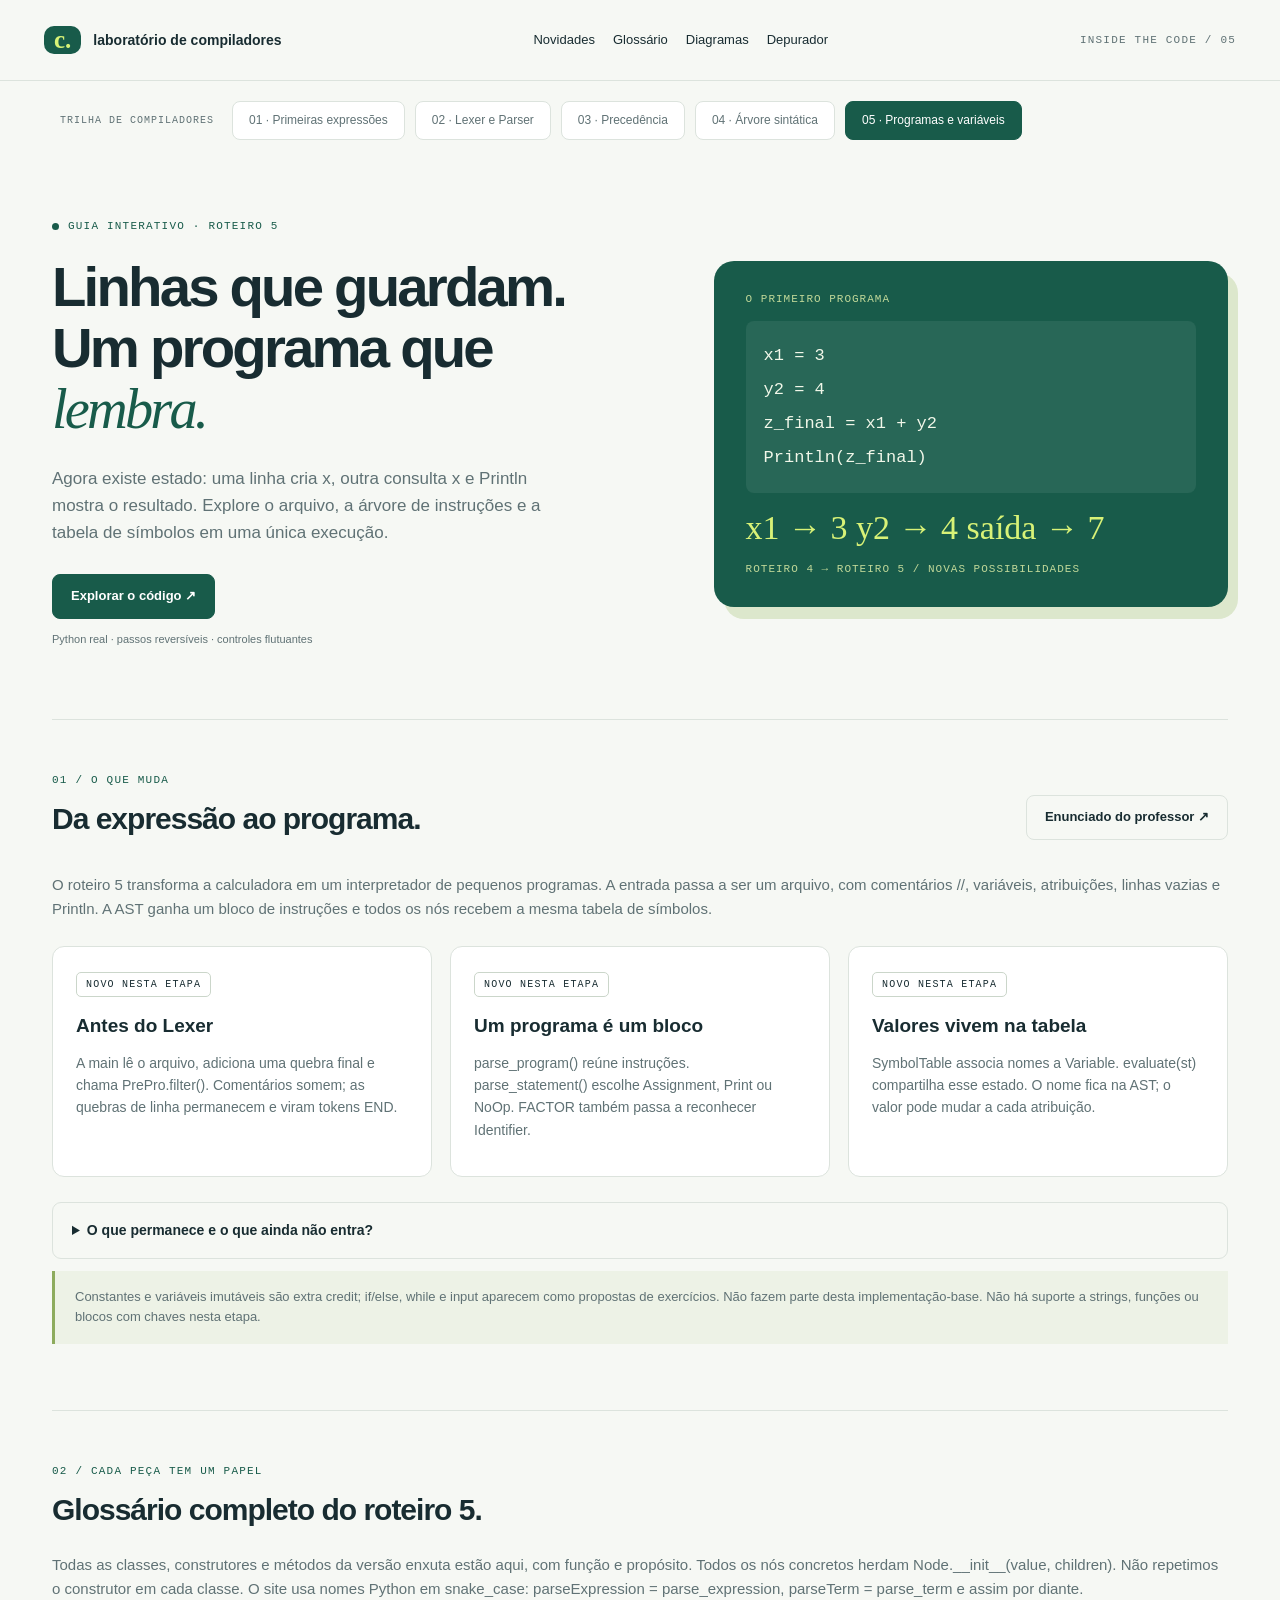
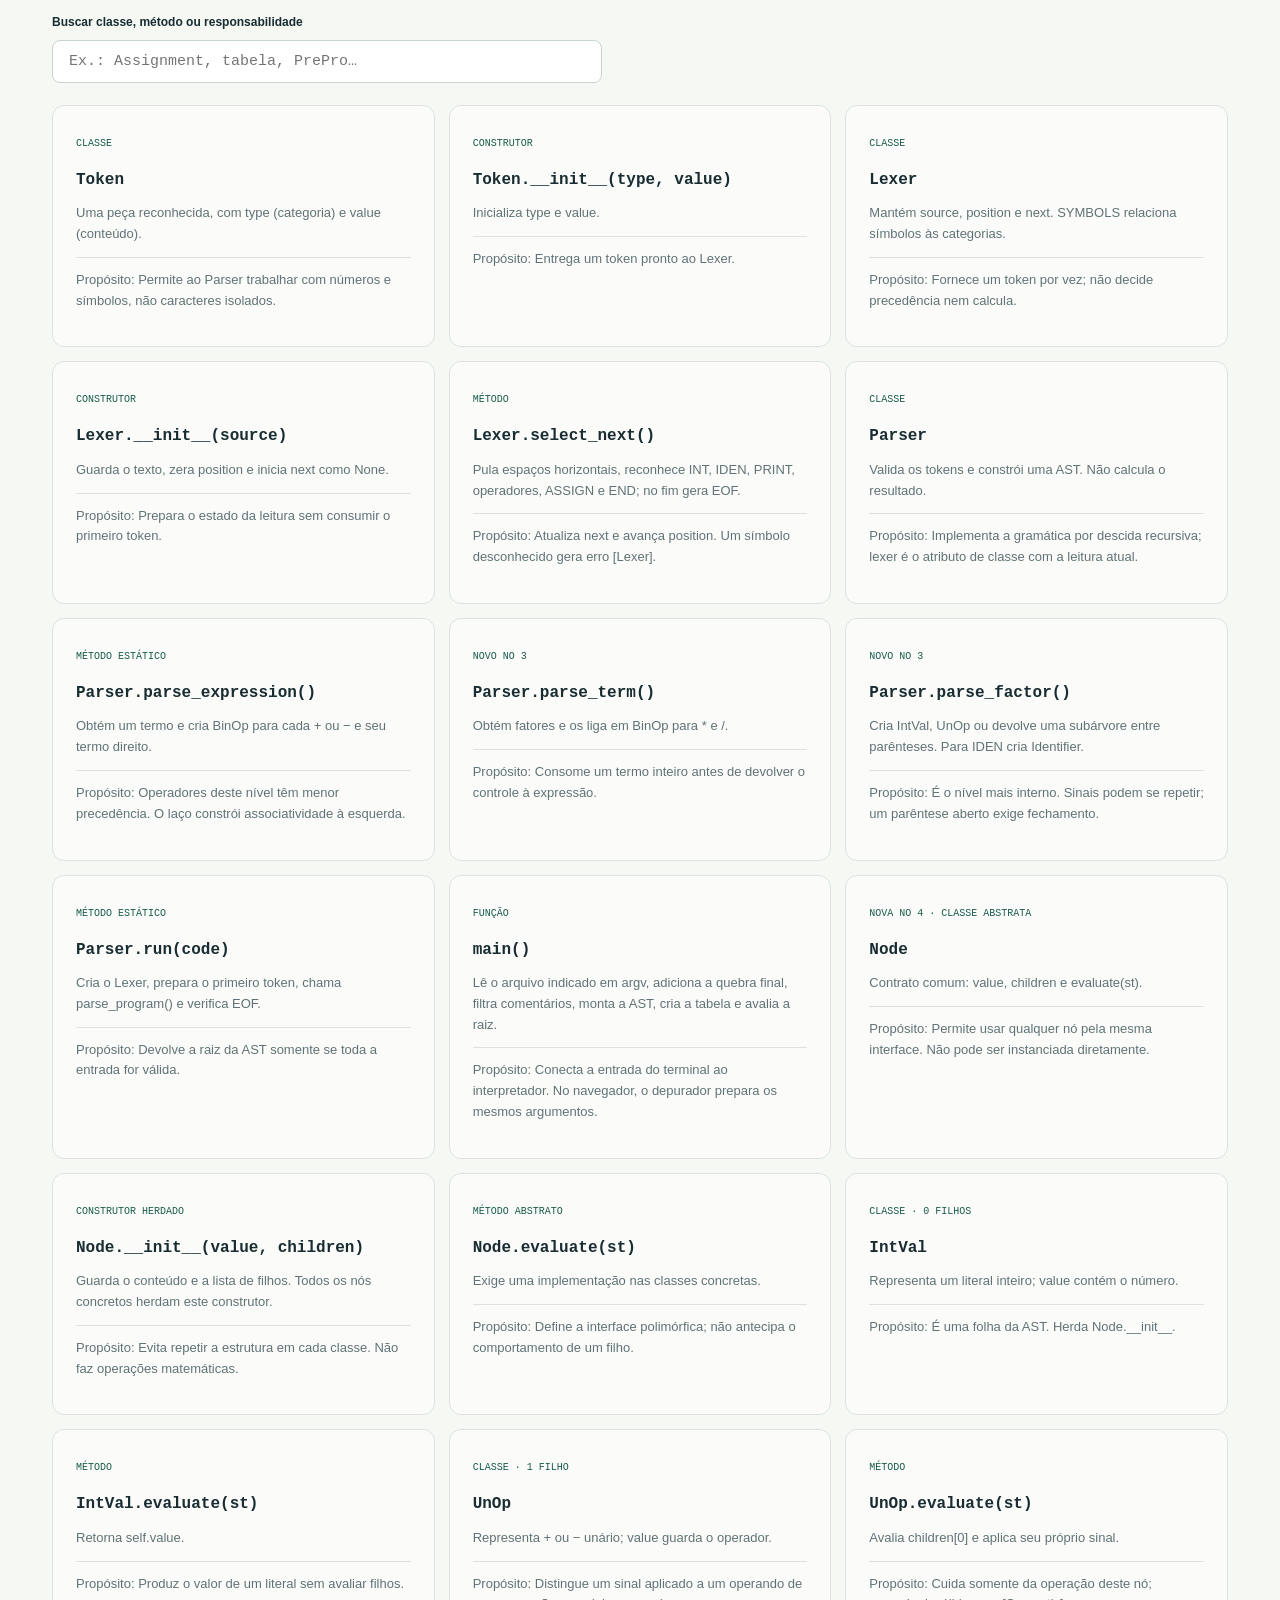
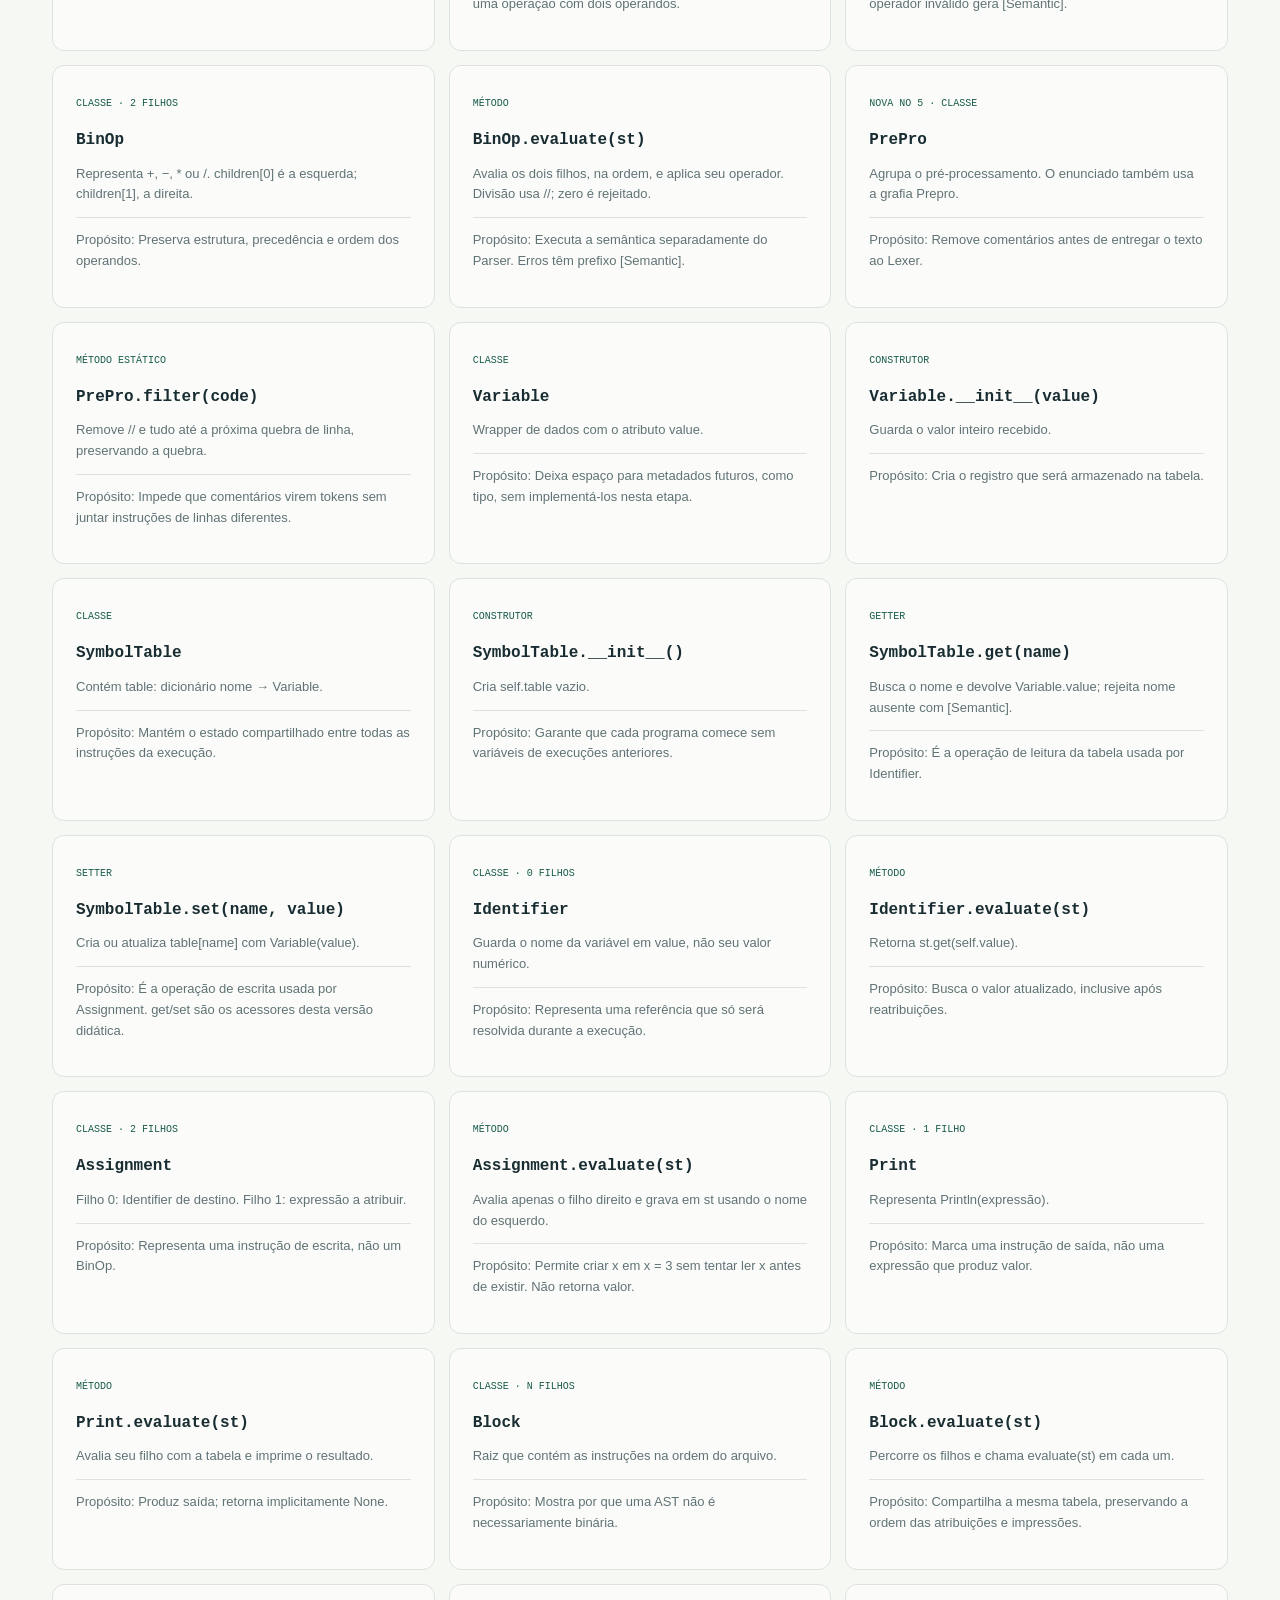
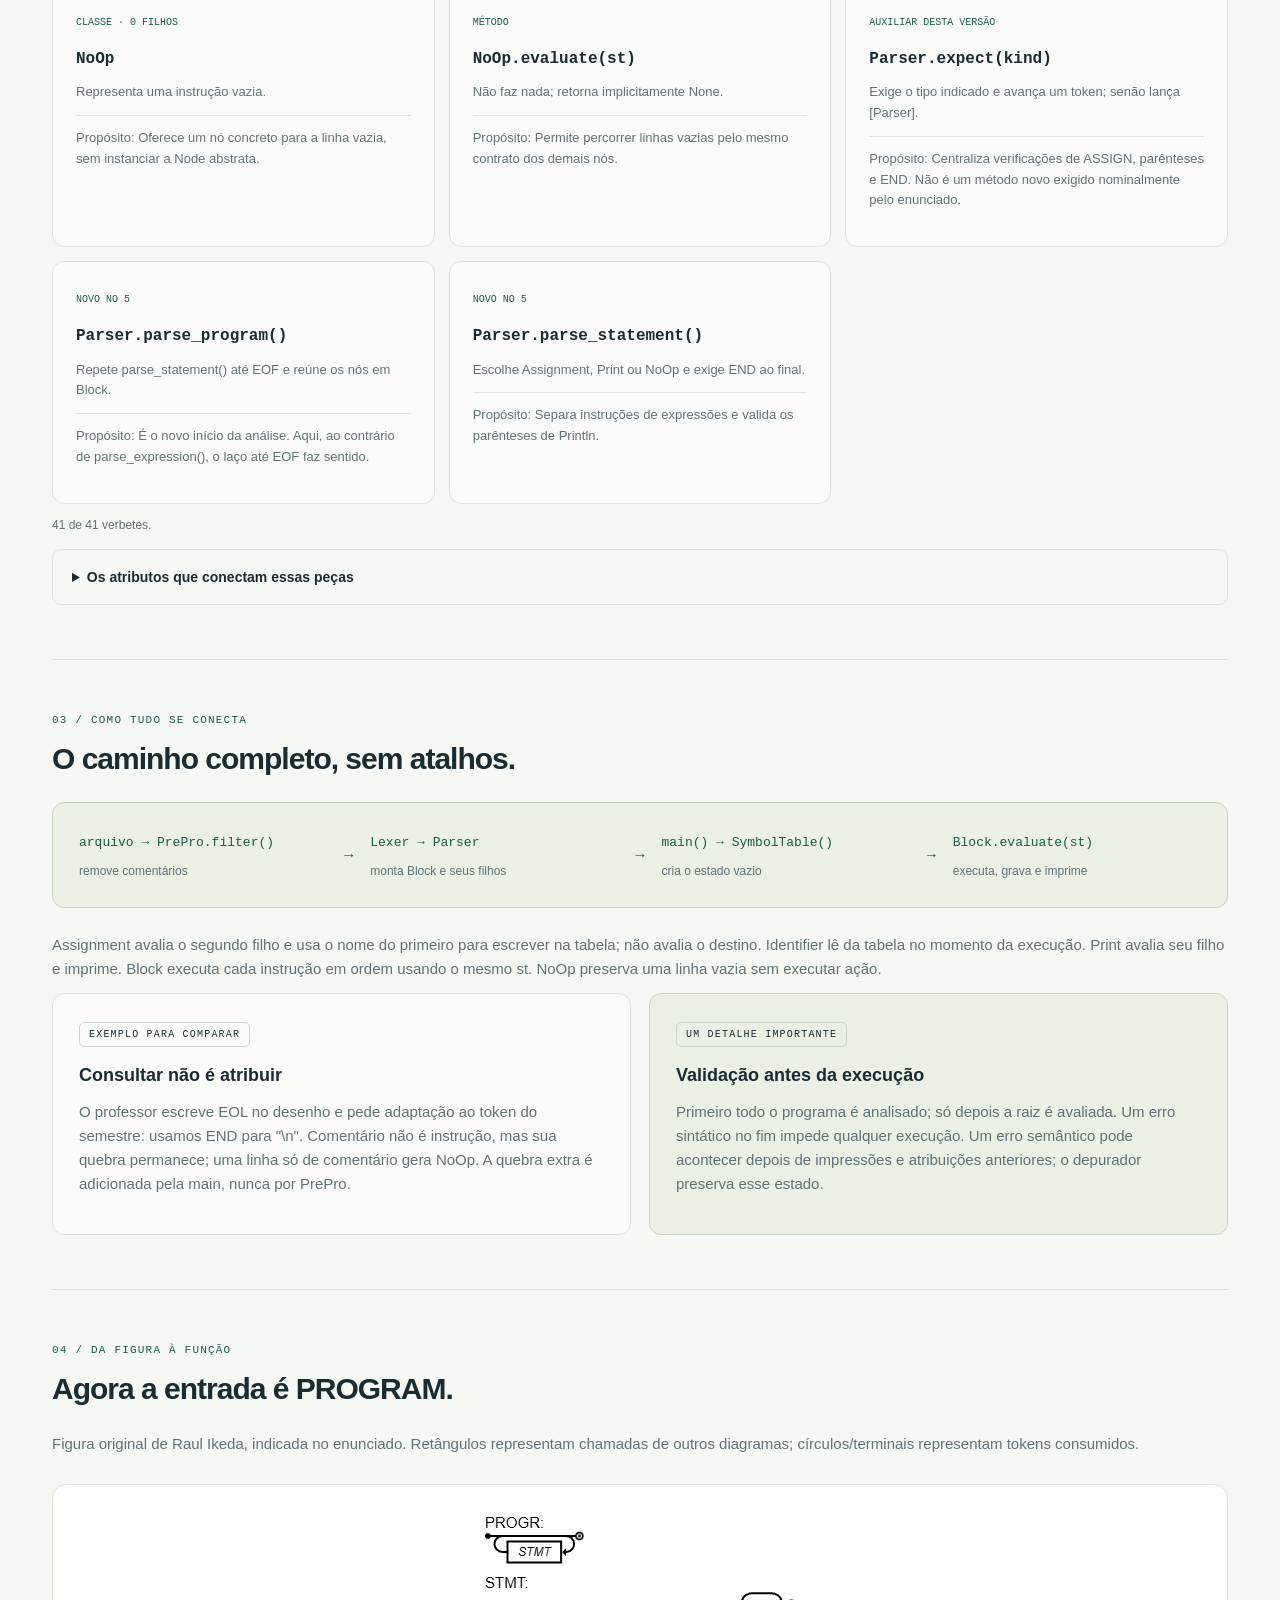
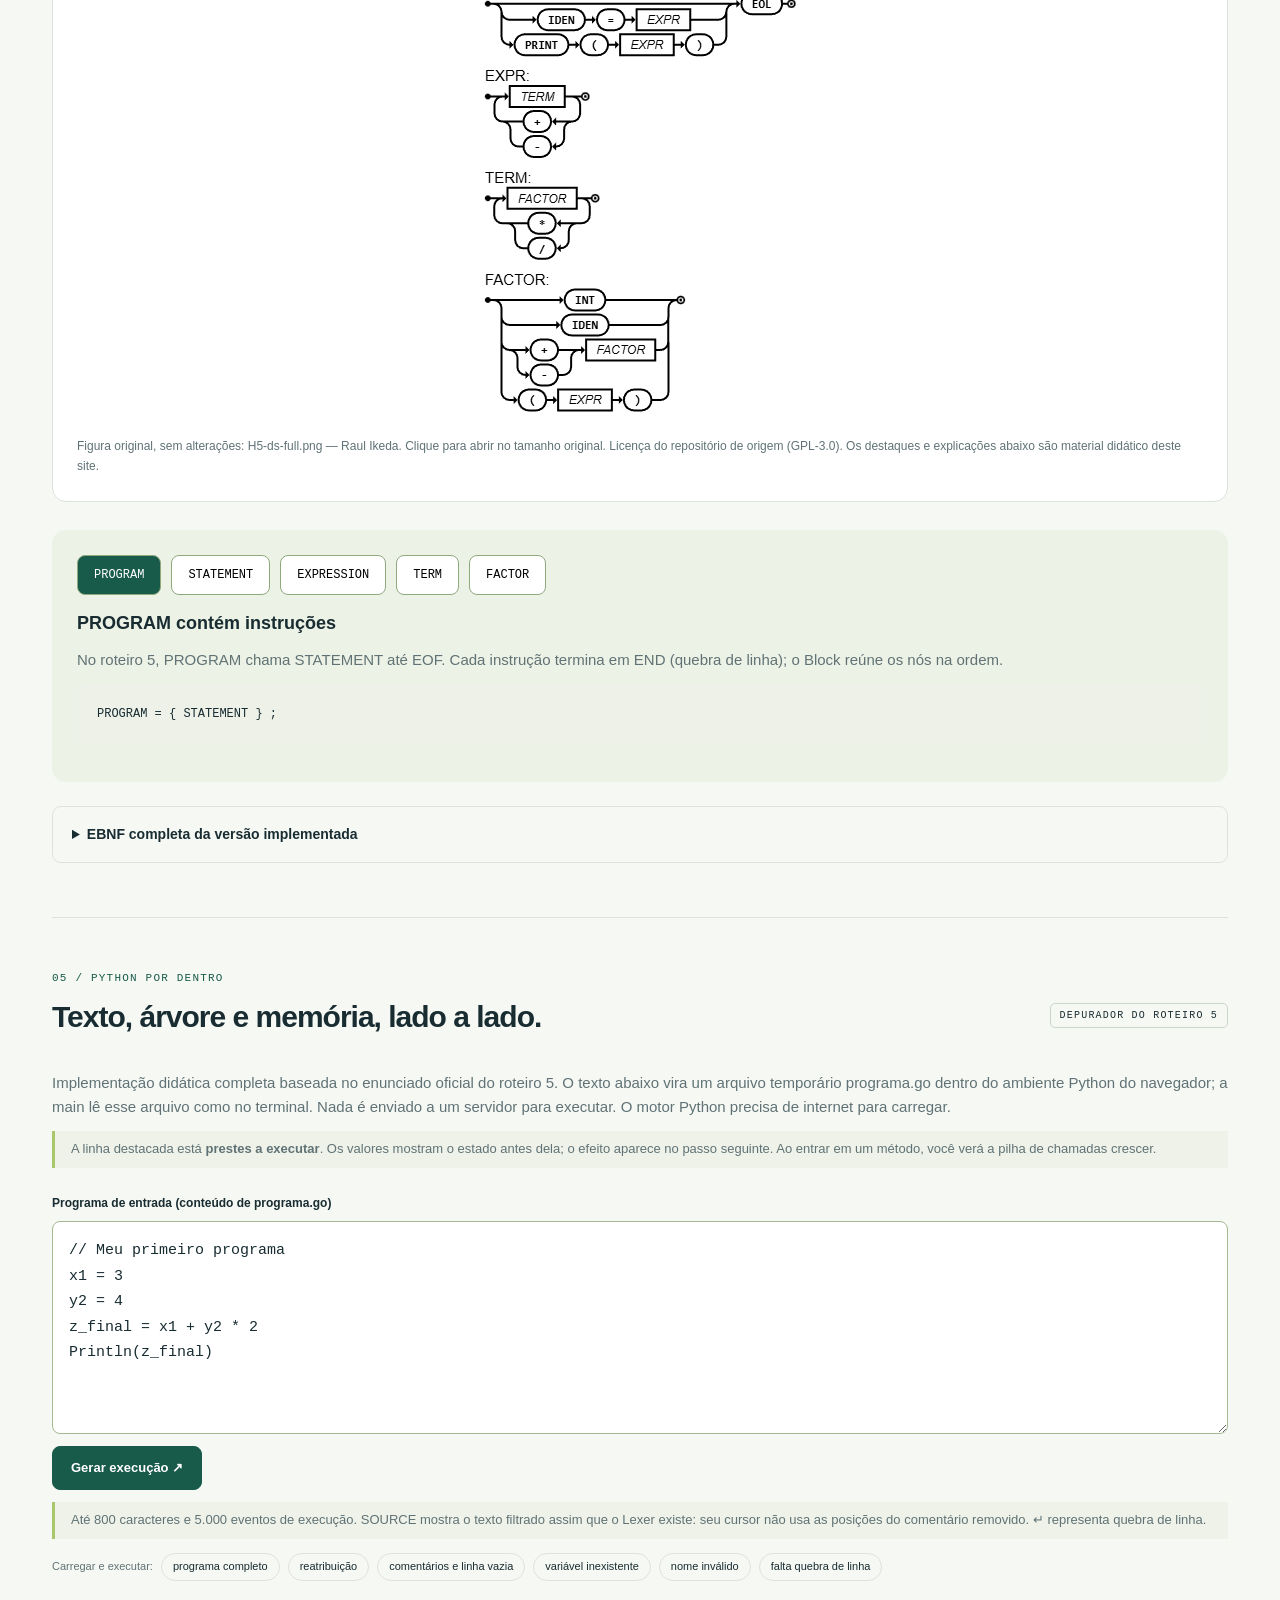
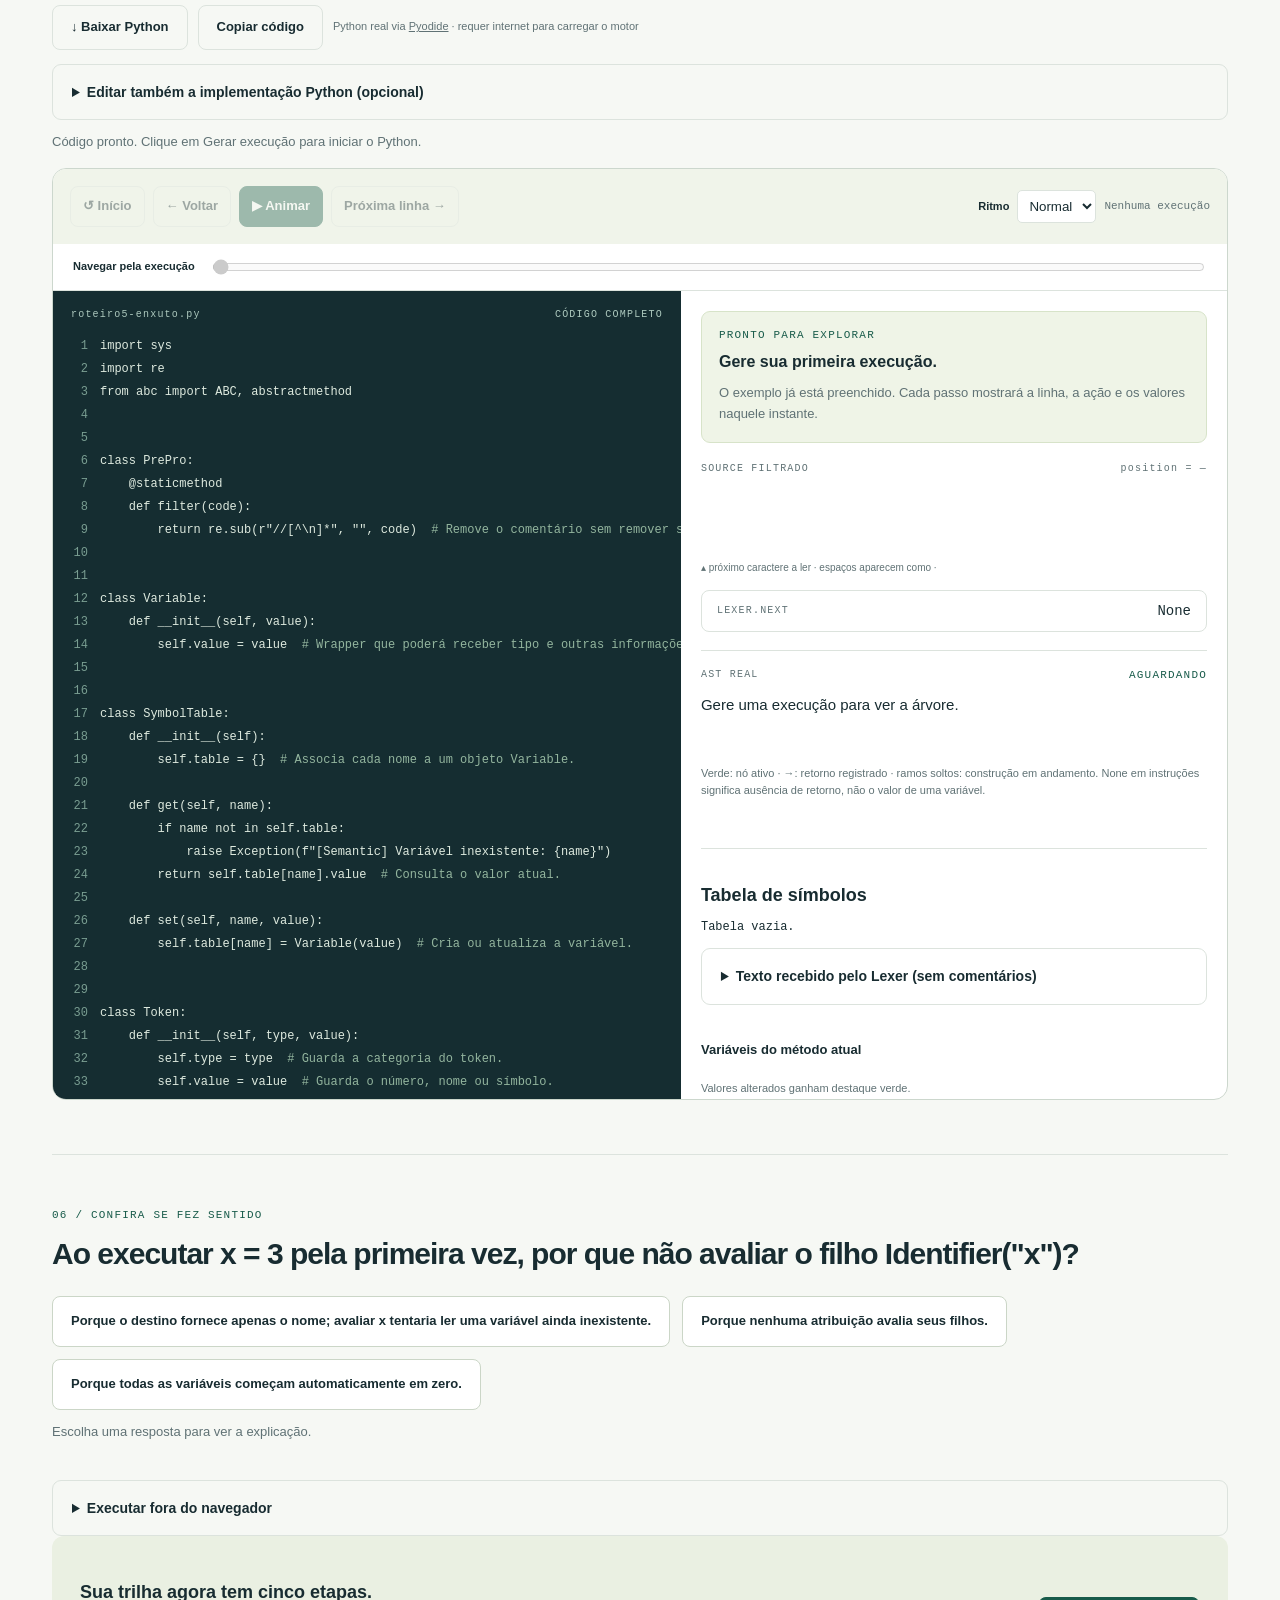
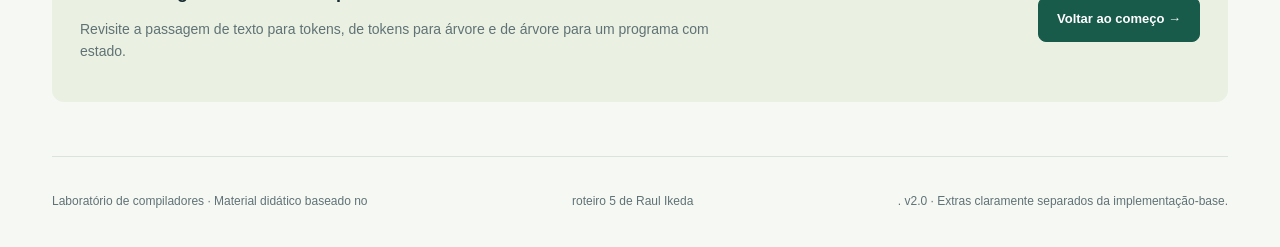
<file: roteiro5.html>
<!doctype html>
<html lang="pt-BR">
<head>
<meta charset="utf-8"><meta name="viewport" content="width=device-width,initial-scale=1">
<title>Roteiro 05 · Da expressão ao programa</title>
<link rel="stylesheet" href="style.css"><link rel="stylesheet" href="debug.css?v=player2"><link rel="stylesheet" href="player.css?v=player2"><link rel="stylesheet" href="courses.css?v=1"><link rel="stylesheet" href="advanced.css?v=1">
<script src="advanced.js?v=1" defer></script><script src="debug.js?v=courses345" defer></script>
</head>
<body data-course="5">
<header><a class="brand" href="index.html"><span class="brand-icon">c.</span> laboratório de compiladores</a><nav aria-label="Principal"><a href="#novidades">Novidades</a><a href="#glossario">Glossário</a><a href="#diagramas">Diagramas</a><a href="#debug">Depurador</a></nav><span class="chapter">INSIDE THE CODE / 05</span></header>
<main>
<nav class="course-switch" aria-label="Escolher roteiro"><span>TRILHA DE COMPILADORES</span><a href="roteiro1.html">01 · Primeiras expressões</a><a href="index.html">02 · Lexer e Parser</a><a href="roteiro3.html">03 · Precedência</a><a href="roteiro4.html">04 · Árvore sintática</a><a href="roteiro5.html" aria-current="page">05 · Programas e variáveis</a></nav>
<section class="hero"><div><div class="eyebrow"><span class="dot"></span> GUIA INTERATIVO · ROTEIRO 5</div><h1>Linhas que guardam.<br>Um programa que <em>lembra.</em></h1><p class="lead">Agora existe estado: uma linha cria x, outra consulta x e Println mostra o resultado. Explore o arquivo, a árvore de instruções e a tabela de símbolos em uma única execução.</p><a class="button primary" href="#debug">Explorar o código ↗</a><span class="hero-note">Python real · passos reversíveis · controles flutuantes</span></div><div class="advanced-hero"><small>O PRIMEIRO PROGRAMA</small><pre class="hero-chain">x1 = 3
y2 = 4
z_final = x1 + y2
Println(z_final)</pre><div class="hero-result">x1 → 3    y2 → 4    saída → 7</div><small>ROTEIRO 4 → ROTEIRO 5 / NOVAS POSSIBILIDADES</small></div></section>
<section id="novidades" class="section"><div class="section-title"><div><div class="eyebrow">01 / O QUE MUDA</div><h2>Da expressão ao programa.</h2></div><a class="button subtle" href="https://raulikeda.github.io/LP/Roteiro5/" target="_blank" rel="noopener noreferrer">Enunciado do professor ↗</a></div><p>O roteiro 5 transforma a calculadora em um interpretador de pequenos programas. A entrada passa a ser um arquivo, com comentários //, variáveis, atribuições, linhas vazias e Println. A AST ganha um bloco de instruções e todos os nós recebem a mesma tabela de símbolos.</p><div class="advanced-cards"><article><span class="pill">NOVO NESTA ETAPA</span><h3>Antes do Lexer</h3><p>A main lê o arquivo, adiciona uma quebra final e chama PrePro.filter(). Comentários somem; as quebras de linha permanecem e viram tokens END.</p></article><article><span class="pill">NOVO NESTA ETAPA</span><h3>Um programa é um bloco</h3><p>parse_program() reúne instruções. parse_statement() escolhe Assignment, Print ou NoOp. FACTOR também passa a reconhecer Identifier.</p></article><article><span class="pill">NOVO NESTA ETAPA</span><h3>Valores vivem na tabela</h3><p>SymbolTable associa nomes a Variable. evaluate(st) compartilha esse estado. O nome fica na AST; o valor pode mudar a cada atribuição.</p></article></div><details><summary>O que permanece e o que ainda não entra?</summary><p>A precedência, os nós aritméticos e a separação Parser/AST continuam. A assinatura muda de evaluate() para evaluate(st), inclusive nas chamadas aos filhos.</p></details><p class="advanced-notice">Constantes e variáveis imutáveis são extra credit; if/else, while e input aparecem como propostas de exercícios. Não fazem parte desta implementação-base. Não há suporte a strings, funções ou blocos com chaves nesta etapa.</p></section>
<section id="glossario" class="section"><div class="eyebrow">02 / CADA PEÇA TEM UM PAPEL</div><h2>Glossário completo do roteiro 5.</h2><p>Todas as classes, construtores e métodos da versão enxuta estão aqui, com função e propósito. Todos os nós concretos herdam Node.__init__(value, children). Não repetimos o construtor em cada classe. O site usa nomes Python em snake_case: parseExpression = parse_expression, parseTerm = parse_term e assim por diante.</p><label for="glossary-search">Buscar classe, método ou responsabilidade</label><input id="glossary-search" type="search" placeholder="Ex.: Assignment, tabela, PrePro…"><div id="glossary-list" class="glossary-grid"></div><p id="glossary-count" role="status"></p><details><summary>Os atributos que conectam essas peças</summary><dl class="attribute-list"><dt>Token.type / Token.value</dt><dd>Categoria gramatical e conteúdo concreto. PLUS pode ser binário ou unário; quem decide é o Parser.</dd><dt>Lexer.source / position / next</dt><dd>Texto, índice do próximo caractere a ler e token já reconhecido. position costuma estar depois dos caracteres de next: ele não aponta necessariamente para o início desse token.</dd><dt>Parser.lexer</dt><dd>Objeto compartilhado pelos métodos estáticos durante uma análise. Os resultados intermediários são locais de cada chamada.</dd><dt>Node.value / Node.children</dt><dd>Conteúdo do nó e lista ordenada de filhos. Um literal guarda inteiro; operadores guardam símbolos. O construtor é herdado pelos tipos concretos.</dd><dt>SymbolTable.table / Variable.value / st</dt><dd>Dicionário de nomes para wrappers, valor inteiro de cada wrapper e referência à mesma tabela passada aos nós.</dd><dt>END / EOF</dt><dd>END termina uma instrução (quebra de linha). EOF termina o arquivo. Não são intercambiáveis.</dd></dl></details></section>
<section id="conexoes" class="section"><div class="eyebrow">03 / COMO TUDO SE CONECTA</div><h2>O caminho completo, sem atalhos.</h2><div class="relationship"><div><b>arquivo → PrePro.filter()</b><span>remove comentários</span></div><i>→</i><div><b>Lexer → Parser</b><span>monta Block e seus filhos</span></div><i>→</i><div><b>main() → SymbolTable()</b><span>cria o estado vazio</span></div><i>→</i><div><b>Block.evaluate(st)</b><span>executa, grava e imprime</span></div></div><p>Assignment avalia o segundo filho e usa o nome do primeiro para escrever na tabela; não avalia o destino. Identifier lê da tabela no momento da execução. Print avalia seu filho e imprime. Block executa cada instrução em ordem usando o mesmo st. NoOp preserva uma linha vazia sem executar ação.</p><div class="comparison"><article><span class="pill">EXEMPLO PARA COMPARAR</span><h3>Consultar não é atribuir</h3><p>O professor escreve EOL no desenho e pede adaptação ao token do semestre: usamos END para "\n". Comentário não é instrução, mas sua quebra permanece; uma linha só de comentário gera NoOp. A quebra extra é adicionada pela main, nunca por PrePro.</p></article><article class="new"><span class="pill">UM DETALHE IMPORTANTE</span><h3>Validação antes da execução</h3><p>Primeiro todo o programa é analisado; só depois a raiz é avaliada. Um erro sintático no fim impede qualquer execução. Um erro semântico pode acontecer depois de impressões e atribuições anteriores; o depurador preserva esse estado.</p></article></div></section>
<section id="diagramas" class="section"><div class="eyebrow">04 / DA FIGURA À FUNÇÃO</div><h2>Agora a entrada é PROGRAM.</h2><p>Figura original de Raul Ikeda, indicada no enunciado. Retângulos representam chamadas de outros diagramas; círculos/terminais representam tokens consumidos.</p><figure class="professor-figure"><a href="images/roteiro5-diagrama-professor.png" target="_blank" rel="noopener"><img src="images/roteiro5-diagrama-professor.png" alt="Diagrama original com PROGRAM, STATEMENT, EXPRESSION, TERM e FACTOR. PROGRAM repete instruções; STATEMENT escolhe atribuição, impressão ou linha vazia." loading="lazy"></a><figcaption>Figura original, sem alterações: <a href="https://raulikeda.github.io/LP/images/H5-ds-full.png">H5-ds-full.png — Raul Ikeda</a>.  Clique para abrir no tamanho original. <a href="images/LICENSE-LP.txt">Licença do repositório de origem (GPL-3.0)</a>. Os destaques e explicações abaixo são material didático deste site.</figcaption></figure>
<div class="grammar-explorer"><div class="grammar-buttons" role="group" aria-label="Explorar os níveis da gramática"><button type="button" data-grammar="program" aria-pressed="false">PROGRAM</button><button type="button" data-grammar="statement" aria-pressed="false">STATEMENT</button><button type="button" data-grammar="expression" aria-pressed="false">EXPRESSION</button><button type="button" data-grammar="term" aria-pressed="false">TERM</button><button type="button" data-grammar="factor" aria-pressed="false">FACTOR</button></div><div class="grammar-explanation" aria-live="polite"><h3 id="grammar-title"></h3><p id="grammar-text"></p><pre id="grammar-code"></pre></div></div><details><summary>EBNF completa da versão implementada</summary><pre class="grammar-source"><code>PROGRAM = { STATEMENT } ;
STATEMENT = ( ε | ASSIGNMENT | PRINT ), END ;
ASSIGNMENT = IDENTIFIER, &quot;=&quot;, EXPRESSION ;
PRINT = &quot;Println&quot;, &quot;(&quot;, EXPRESSION, &quot;)&quot; ;
END = &quot;\n&quot; ;
EXPRESSION = TERM, { (&quot;+&quot; | &quot;-&quot;), TERM } ;
TERM = FACTOR, { (&quot;*&quot; | &quot;/&quot;), FACTOR } ;
FACTOR = NUMBER | IDENTIFIER | (&quot;+&quot; | &quot;-&quot;), FACTOR | &quot;(&quot;, EXPRESSION, &quot;)&quot; ;
IDENTIFIER = LETTER, { LETTER | DIGIT | &quot;_&quot; } ;
NUMBER = DIGIT, { DIGIT } ;
LETTER = &quot;a&quot; | … | &quot;z&quot; | &quot;A&quot; | … | &quot;Z&quot; ;
DIGIT = &quot;0&quot; | &quot;1&quot; | &quot;2&quot; | &quot;3&quot; | &quot;4&quot; | &quot;5&quot; | &quot;6&quot; | &quot;7&quot; | &quot;8&quot; | &quot;9&quot; ;</code></pre><p>Chaves significam zero ou mais repetições; | indica alternativas; ε é a instrução vazia. ASSIGNMENT e PRINT preenchem as lacunas deixadas pelo enunciado. EOL do desenho corresponde a END nesta implementação. O intervalo de letras abrevia as 52 letras ASCII.</p></details></section>
<section id="debug" class="section"><div class="section-title"><div><div class="eyebrow">05 / PYTHON POR DENTRO</div><h2>Texto, árvore e memória, lado a lado.</h2></div><span class="pill">DEPURADOR DO ROTEIRO 5</span></div><p>Implementação didática completa baseada no enunciado oficial do roteiro 5. O texto abaixo vira um arquivo temporário programa.go dentro do ambiente Python do navegador; a main lê esse arquivo como no terminal. Nada é enviado a um servidor para executar. O motor Python precisa de internet para carregar.</p><p class="aside">A linha destacada está <strong>prestes a executar</strong>. Os valores mostram o estado antes dela; o efeito aparece no passo seguinte. Ao entrar em um método, você verá a pilha de chamadas crescer.</p>
<form id="debug-form"><label for="debug-input">Programa de entrada (conteúdo de programa.go)</label><div class="input-row"><textarea class="program-input" id="debug-input" rows="7" maxlength="800" spellcheck="false" aria-describedby="program-note">// Meu primeiro programa
x1 = 3
y2 = 4
z_final = x1 + y2 * 2
Println(z_final)</textarea><button id="debug-build" class="button primary" type="submit">Gerar execução ↗</button><button id="debug-cancel" class="button subtle" type="button" hidden>Cancelar</button></div></form><p id="program-note" class="aside">Até 800 caracteres e 5.000 eventos de execução. SOURCE mostra o texto filtrado assim que o Lexer existe: seu cursor não usa as posições do comentário removido. ↵ representa quebra de linha.</p><div class="examples"><span>Carregar e executar:</span><button data-debug-example="// Meu primeiro programa
x1 = 3
y2 = 4
z_final = x1 + y2 * 2
Println(z_final)">programa completo</button><button data-debug-example="x = 1
x = x + 2
Println(x)">reatribuição</button><button data-debug-example="// comentário

Println(2 + 3)">comentários e linha vazia</button><button data-debug-example="Println(ausente)">variável inexistente</button><button data-debug-example="_x = 1">nome inválido</button><button data-debug-example="x = 1 Println(x)">falta quebra de linha</button></div>
<div class="debug-toolbar"><a href="roteiro5-enxuto.py" download class="button subtle">↓ Baixar Python</a><button id="debug-copy" class="button subtle">Copiar código</button><span>Python real via <a href="https://pyodide.org/en/0.29.2/usage/index.html" target="_blank" rel="noreferrer">Pyodide</a> · requer internet para carregar o motor</span></div>
<details id="editor-details"><summary>Editar também a implementação Python (opcional)</summary><p>Você pode experimentar mudanças no código abaixo e gerar outra execução. Mantenha a função <code>main()</code> como ponto de entrada. Restaurar recupera a versão enxuta original.</p><label for="python-editor">Código Python completo</label><textarea id="python-editor" spellcheck="false" rows="18"></textarea><button id="debug-restore" class="button subtle">Restaurar código original</button><p id="editor-notice" role="status"></p></details>
<p id="debug-status" role="status">Carregando o código enxuto…</p>
<div class="debugger" id="debugger"><div id="debug-player-slot"><div class="debug-player" id="debug-player" role="group" aria-label="Controles da execução"><div class="debug-controls"><button id="debug-reset" class="button subtle" disabled title="Voltar ao primeiro passo">↺ Início</button><button id="debug-prev" class="button subtle" disabled title="Passo anterior">← Voltar</button><button id="debug-play" class="button primary" disabled>▶ Animar</button><button id="debug-next" class="button subtle" disabled>Próxima linha →</button><label for="debug-speed">Ritmo <select id="debug-speed"><option value="1400">Calmo</option><option value="650" selected>Normal</option><option value="150">Rápido</option></select></label><span id="debug-counter">Nenhuma execução</span></div>
<div class="debug-scrub"><label for="debug-timeline">Navegar pela execução</label><input type="range" id="debug-timeline" min="0" max="0" value="0" disabled></div></div></div>
<div class="debug-columns"><div class="code-panel"><div class="panel-label">roteiro5-enxuto.py <span id="debug-line-label">CÓDIGO COMPLETO</span></div><div id="debug-code" tabindex="0" aria-label="Código Python com números de linha"></div></div><div class="debug-state"><div class="debug-action" aria-live="polite" aria-atomic="true"><span id="debug-event" class="eyebrow">PRONTO PARA EXPLORAR</span><h3 id="debug-action-title">Gere sua primeira execução.</h3><p id="debug-action-text">O exemplo já está preenchido. Cada passo mostrará a linha, a ação e os valores naquele instante.</p></div><div class="debug-source-box"><div class="panel-label">SOURCE FILTRADO <span id="debug-position">position = —</span></div><div id="debug-source" class="source-strip"></div><small>▴ próximo caractere a ler · espaços aparecem como ·</small></div><div class="debug-token-box"><span class="panel-label">LEXER.NEXT</span><div id="debug-token">None</div></div><div class="advanced-tree"><div class="panel-label">AST REAL <span id="ast-phase">aguardando</span></div><div id="ast-tree" class="ast-viewport" aria-label="Árvore de sintaxe abstrata">Gere uma execução para ver a árvore.</div><p class="tree-legend">Verde: nó ativo · →: retorno registrado · ramos soltos: construção em andamento. None em instruções significa ausência de retorno, não o valor de uma variável.</p></div><div class="advanced-tree"><h3>Tabela de símbolos</h3><dl id="symbol-values">Tabela vazia.</dl><details><summary>Texto recebido pelo Lexer (sem comentários)</summary><pre id="filtered-source">Aguardando pré-processamento.</pre></details></div><div class="debug-watch"><h3>Variáveis do método atual</h3><dl id="debug-locals"></dl><p id="debug-changes">Valores alterados ganham destaque verde.</p></div><div class="debug-stack"><h3>Pilha de chamadas</h3><ol id="debug-stack"></ol></div><div class="debug-console"><span class="panel-label">SAÍDA / EXCEÇÃO</span><pre id="debug-output">Ainda sem saída.</pre></div></div></div></div></section>

<section class="section"><div class="eyebrow">06 / CONFIRA SE FEZ SENTIDO</div><h2>Ao executar x = 3 pela primeira vez, por que não avaliar o filho Identifier("x")?</h2><div class="quiz-options"><button class="button subtle" data-answer="right" aria-pressed="false">Porque o destino fornece apenas o nome; avaliar x tentaria ler uma variável ainda inexistente.</button><button class="button subtle" data-answer="wrong" aria-pressed="false">Porque nenhuma atribuição avalia seus filhos.</button><button class="button subtle" data-answer="wrong" aria-pressed="false">Porque todas as variáveis começam automaticamente em zero.</button></div><p id="quiz-feedback" role="status" data-correct="Isso! Assignment avalia a expressão direita e grava o resultado com o nome do filho esquerdo." data-hint="Ler uma variável e definir uma variável são ações diferentes.">Escolha uma resposta para ver a explicação.</p><details><summary>Executar fora do navegador</summary><p>Baixe o Python completo na barra do depurador. Salve seu programa em um arquivo programa.go (texto UTF-8) e execute:</p><pre><code>python roteiro5-enxuto.py programa.go</code></pre><p>Usa apenas a biblioteca padrão do Python. Esta é uma implementação didática do guia, não um gabarito oficial do professor.</p></details><div class="r1-next"><div><h3>Sua trilha agora tem cinco etapas.</h3><p>Revisite a passagem de texto para tokens, de tokens para árvore e de árvore para um programa com estado.</p></div><a class="button primary" href="roteiro1.html">Voltar ao começo →</a></div></section>
<footer class="lesson-footer">Laboratório de compiladores · Material didático baseado no <a href="https://raulikeda.github.io/LP/Roteiro5/">roteiro 5 de Raul Ikeda</a>. v2.0 · Extras claramente separados da implementação-base.</footer>
</main>
</body></html>
</file>
<file: style.css>
:root{--ink:#182c31;--muted:#607275;--paper:#f6f8f4;--line:#dce3dd;--green:#185b4a;--lime:#d8f277;--white:#fff;--mono:Consolas,'Courier New',monospace}*{box-sizing:border-box}html{scroll-behavior:smooth;scroll-padding-top:28px}body{margin:0;background:var(--paper);color:var(--ink);font-family: 'Segoe UI',Arial,sans-serif;font-size:15px;line-height:1.6}a{color:inherit;text-decoration:none}button,input{font:inherit}button,a.button{cursor:pointer}button:disabled{opacity:.38;cursor:default}button:focus-visible,a:focus-visible,input:focus-visible,summary:focus-visible{outline:3px solid #438575;outline-offset:4px}header{max-width:1320px;margin:auto;padding:26px 44px;display:flex;align-items:center;justify-content:space-between;border-bottom:1px solid var(--line);gap:20px}.brand{display:flex;align-items:center;gap:12px;font-weight:650;font-size:14px}.brand-icon{background:var(--green);color:var(--lime);font:bold 25px Georgia;border-radius:10px;padding:0 10px}nav{display:flex;gap:28px;font-size:13px}.chapter,.eyebrow,.panel-label,.pill{font:11px var(--mono);letter-spacing:1.2px}.chapter{color:var(--muted)}main{max-width:1232px;margin:auto;padding:0 28px}.hero{display:grid;grid-template-columns:1.15fr 1fr;gap:70px;align-items:center;padding:80px 0 70px}.eyebrow{color:var(--green);display:flex;align-items:center;gap:9px}.dot{height:7px;width:7px;background:var(--green);border-radius:50%}h1{font-size:clamp(38px,4.4vw,65px);line-height:1.08;letter-spacing:-2.8px;font-weight:550;margin:25px 0}h1 em{font-family:Georgia,serif;color:var(--green);font-weight:normal}p{color:var(--muted);margin:12px 0}.lead{font-size:17px;max-width:510px;margin-bottom:28px}.button{border:1px solid var(--line);border-radius:8px;padding:11px 18px;display:inline-flex;gap:30px;align-items:center;justify-content:center;font-weight:600;font-size:13px}.primary{background:var(--green);border-color:var(--green);color:white}.primary:hover{background:#104638}.subtle{background:transparent;color:var(--ink)}.subtle:hover{background:#e8ede6}.hero-note{display:block;font-size:11px;color:var(--muted);margin-top:12px}.hero-art{position:relative;min-height:365px;background:#e8eee4;border:1px solid #d5dfd0;border-radius:18px;padding:24px;background-image:radial-gradient(#b7c6b5 .8px,transparent .8px);background-size:16px 16px;overflow:hidden}.art-top,.art-bottom{font:9px var(--mono);display:flex;justify-content:space-between;color:#586f5e;gap:10px}.art-top span{color:var(--green)}.art-source{font:30px var(--mono);text-align:center;padding:32px 0}.art-source span{color:#899a87}.art-source b{background:var(--lime);font-weight:normal;padding:4px 8px;border-radius:6px}.orbit{display:flex;align-items:center;justify-content:center}.art-node{background:#f8faf5;border:1px solid #c5d2c1;padding:15px 22px;border-radius:10px;font-size:19px;font-weight:600}.art-node small{display:block;font-size:10px;font-weight:normal;color:var(--muted)}.connection{width:125px;text-align:center;position:relative;font:10px var(--mono);color:var(--green)}.connection span{display:block;margin:8px 0}.connection i{display:block;height:1px;background:#8ba784}.connection i:after{content:'';display:block;width:8px;height:8px;background:var(--green);border-radius:50%;position:absolute;top:27px;animation:travel 3s ease-in-out infinite}.floating-token{width:125px;margin:22px auto 27px;background:var(--green);border-radius:9px;color:white;padding:9px 13px;display:flex;align-items:center;gap:12px;box-shadow:0 9px 20px #194d4820;transform:rotate(-4deg)}.floating-token span{font:11px var(--mono);color:var(--lime)}.floating-token strong{font:24px var(--mono)}.floating-token small{font:8px var(--mono)}@keyframes travel{0%,100%{left:10%}50%{left:85%}}.section{padding:54px 0;border-top:1px solid var(--line)}.section-title{display:flex;justify-content:space-between;align-items:center;gap:25px}.section-title>p{font-size:13px;max-width:370px}h2{font-size:30px;letter-spacing:-1px;font-weight:550;line-height:1.25;margin:14px 0 24px}h3{font-weight:600;font-size:18px;line-height:1.4;margin:16px 0 10px}.comparison{display:grid;grid-template-columns:1fr 1fr;gap:18px;margin-top:12px}.comparison article{border:1px solid var(--line);border-radius:12px;padding:26px;background:#fff9}.comparison article.new{background:#eaf0e3;border-color:#c8d5be}.pill{display:inline-block;border:1px solid #cbd6ca;border-radius:5px;padding:6px 9px;font-size:10px;white-space:nowrap}.flow{font:14px var(--mono);margin:20px 0;display:flex;gap:18px;align-items:center}.flow span{color:#799174}code{font-family:var(--mono);font-size:.9em;color:var(--green)}.roles{display:grid;grid-template-columns:repeat(3,1fr);gap:30px;margin:32px 0}.roles article{border-left:1px solid var(--line);padding-left:22px}.number{font:12px var(--mono);color:#83927d}.roles h3{margin-top:6px}.roles p{font-size:14px}.aside{font-size:13px;border-left:3px solid #a9c66c;padding:8px 16px;background:#eef2e9}.lab>p{max-width:720px}form{margin-top:26px}label{display:block;font-size:12px;font-weight:600;margin-bottom:8px}.input-row{display:flex;gap:12px}input{background:white;border:1px solid #c9d4ca;border-radius:8px;padding:12px 16px;min-width:0;flex:1;font:20px var(--mono);color:var(--ink)}.examples{display:flex;gap:8px;align-items:center;flex-wrap:wrap;margin:14px 0 24px;font-size:11px;color:var(--muted)}.examples button{border:1px solid var(--line);background:transparent;border-radius:20px;padding:4px 11px;font-size:11px;color:var(--ink)}.examples button:hover{background:#e5eed8}.workbench{border:1px solid #ccd7cd;border-radius:14px;background:white;overflow:hidden}.source-panel{padding:23px 26px;background:#f1f4ee}.panel-label{display:flex;justify-content:space-between;color:var(--muted);font-size:10px}.source-strip{display:flex;overflow-x:auto;gap:5px;padding:25px 1px 22px;min-height:96px}.char{position:relative;flex:0 0 32px;height:38px;display:grid;place-items:center;border-radius:5px;font:20px var(--mono);background:white;border:1px solid #d9e1d5;transition:background .25s,opacity .25s}.char.read{color:#879383;background:#e8ede4}.char.selected{background:var(--lime);border-color:#b4d265;color:var(--ink)}.char.cursor:after{content:'▴';position:absolute;bottom:-21px;color:var(--green);font-size:20px}.char.eof{font-size:10px;flex-basis:40px}.legend{font-size:10px;color:var(--muted);display:flex;gap:22px;flex-wrap:wrap}.state-grid{display:grid;grid-template-columns:1fr 1fr}.state-grid article{padding:22px 26px;min-height:166px}.state-grid article+article{border-left:1px solid var(--line)}.state-grid p{font-size:12px;margin:8px 0 0}.token-display{display:flex;align-items:center;gap:18px;min-height:55px;margin-top:8px;font:25px var(--mono)}.token-type{color:var(--green);font:12px var(--mono);padding:6px 10px;background:#e8f0dc;border-radius:5px}.result{font:38px var(--mono);height:63px;padding-top:8px}.event{background:#f5f7f2;padding:22px 26px;min-height:163px;border-top:1px solid var(--line)}.event>span{font:10px var(--mono);letter-spacing:1px;color:var(--green)}.event h3{margin:8px 0;font-size:18px}.event p{font-size:14px;margin:0}.event.error{background:#fff1e9}.event.error>span{color:#a54328}.controls{padding:19px 26px;display:flex;gap:8px;align-items:center;flex-wrap:wrap}.controls .button{padding:9px 13px}#step-count{margin-left:auto;font:11px var(--mono);color:var(--muted)}.progress{height:4px;background:#edf1e9}#progress-fill{height:100%;background:#99ba52;transition:width .3s}.pulse{animation:pulse .35s ease-out}@keyframes pulse{from{transform:translateY(4px);opacity:.55}to{transform:translateY(0);opacity:1}}details{border:1px solid var(--line);border-radius:9px;padding:16px 19px;margin-top:14px}summary{cursor:pointer;font-weight:600;font-size:14px}pre{background:#edf1e8;border-radius:8px;padding:20px;overflow-x:auto;line-height:1.8;font-size:13px}details p{font-size:14px}.contract-grid{display:grid;grid-template-columns:1fr 1fr;gap:34px}.contract{border-radius:12px;padding:28px;background:#eaf0e2}.contract h3{font-size:24px}.contract p{font-size:14px}.pitfalls details:first-child{margin-top:0}.quiz{display:grid;grid-template-columns:1fr 1fr;gap:45px}.quiz-options{display:grid;gap:9px}.quiz-options button{text-align:left;border:1px solid #cbd6c7;border-radius:8px;background:white;padding:14px 18px;font-size:13px;color:var(--ink)}.quiz-options button:hover{background:#eaf0e2}.quiz-options button.correct{background:#e4f2ca;border-color:#8ea95b}.quiz-options button.incorrect{background:#ffede2;border-color:#d8a186}#quiz-feedback{font-size:13px;min-height:44px}footer{border-top:1px solid var(--line);padding:28px 0 36px;display:flex;justify-content:space-between;gap:20px;font-size:11px;color:var(--muted)}footer b{font:bold 25px Georgia;margin-right:12px;color:var(--green)}@media(max-width:850px){header{padding:20px 24px}.chapter{display:none}.hero{gap:28px;padding:48px 0}.hero-art{padding:18px}.art-node{padding:12px}.connection{width:95px}h1{letter-spacing:-1.8px}.section-title{display:block}.roles{gap:15px}}@media(max-width:640px){header{flex-wrap:wrap;gap:12px}nav{gap:24px}main{padding:0 20px}.hero,.comparison,.contract-grid,.quiz{grid-template-columns:1fr}.hero{padding:38px 0;gap:30px}.hero-art{min-height:340px}h1{font-size:43px}.section{padding:36px 0}h2{font-size:27px}.roles{grid-template-columns:1fr;gap:22px}.roles article{padding-left:17px}.input-row .button{padding:10px 13px}.state-grid article{padding:18px 15px}.source-panel,.event{padding:20px}.controls{padding:16px 12px}.controls .button{font-size:11px;padding:9px}#step-count{width:100%;margin:4px 0 0}.flow{font-size:12px;gap:10px}footer{flex-direction:column;gap:4px}}@media(prefers-reduced-motion:reduce){*,*:before,*:after{animation:none!important;transition:none!important;scroll-behavior:auto!important}}
:where(.hero,.comparison,.roles,.contract-grid,.quiz,.state-grid)>*{min-width:0}pre{max-width:100%}.token-display{flex-wrap:wrap;overflow-wrap:anywhere}.token-display>span{max-width:100%}.result{height:auto;min-height:63px}
</file>
<file: debug.css>
.glossary-grid{display:grid;grid-template-columns:repeat(3,minmax(0,1fr));gap:14px;margin-top:22px}.glossary-card{background:#fff9;border:1px solid var(--line);border-radius:12px;padding:23px}.glossary-card h3{font-family:var(--mono);font-size:16px;overflow-wrap:anywhere}.glossary-card p{font-size:13px}.glossary-card .purpose{border-top:1px solid var(--line);padding-top:12px}.glossary-card small{font:10px var(--mono);color:var(--green)}#glossary-search{width:100%;font-size:15px;max-width:550px}#glossary-count{font-size:12px}.attribute-list{display:grid;grid-template-columns:210px 1fr;gap:14px;font-size:14px}.attribute-list dt{font-family:var(--mono);color:var(--green)}.attribute-list dd{margin:0;color:var(--muted)}.relationship{display:flex;align-items:center;gap:14px;background:#eaf0e3;border:1px solid #c8d5be;padding:26px;border-radius:12px;margin:15px 0 25px}.relationship div{flex:1;min-width:0}.relationship b{font:13px var(--mono);color:var(--green);overflow-wrap:anywhere}.relationship span{display:block;color:var(--muted);font-size:12px;margin-top:9px}.relationship i{font-style:normal;color:var(--green)}.debug-toolbar{display:flex;align-items:center;gap:10px;flex-wrap:wrap}.debug-toolbar>span{font-size:11px;color:var(--muted)}.debug-toolbar a:not(.button){text-decoration:underline}#python-editor{display:block;width:100%;resize:vertical;background:#152d31;color:#edf3e2;border:0;border-radius:8px;font:13px/1.7 var(--mono);padding:18px;white-space:pre;overflow:auto;margin-bottom:15px}#debug-status{min-height:24px;font-size:13px}#debug-status.failed{color:#a54328}.debugger{border:1px solid #ccd7cd;border-radius:14px;background:white;overflow:hidden}.debug-controls{display:flex;align-items:center;flex-wrap:wrap;gap:8px;padding:17px;background:#f0f4ea}.debug-controls .button{padding:9px 12px}.debug-controls label{display:flex;align-items:center;gap:8px;margin:0 0 0 auto;font-size:11px}.debug-controls select{padding:7px;border:1px solid var(--line);background:white;border-radius:5px;color:var(--ink)}#debug-counter{font:11px var(--mono);color:var(--muted)}.debug-scrub{padding:12px 20px;border-bottom:1px solid var(--line);display:flex;align-items:center;gap:15px}.debug-scrub label{font-size:11px;margin:0;white-space:nowrap}.debug-scrub input{padding:0;accent-color:var(--green);width:100%;height:18px;min-width:0}.debug-columns{display:grid;grid-template-columns:minmax(0,1.15fr) minmax(0,1fr)}.code-panel{background:#152d31;padding:18px 0 0;min-width:0}.code-panel>.panel-label{padding:0 18px 15px;color:#adc9be;gap:10px}#debug-code{height:760px;overflow:auto;position:relative;padding-bottom:20px;font:12px/1.9 var(--mono);color:#deeadf;tab-size:4}.code-line{display:flex;width:max-content;min-width:100%;padding-right:18px;min-height:23px;border-left:3px solid transparent}.code-line.active{background:#d8f27724;border-left-color:var(--lime)}.code-line.active .code-number{color:var(--lime)}.code-number{width:44px;flex:0 0 44px;color:#799d91;text-align:right;padding-right:12px;user-select:none;position:sticky;left:0;background:#152d31}.code-text{white-space:pre}.code-comment{color:#93b59e}.code-line.active .code-text{color:#ebffba}.debug-state{padding:20px;min-width:0;max-height:808px;overflow:auto}.debug-action{background:#eff4e7;border:1px solid #d7e3c9;border-radius:9px;padding:17px}.debug-action h3{margin:10px 0;font-size:16px;overflow-wrap:anywhere}.debug-action p{font-size:13px;margin:0}.debug-action.error{background:#fff0e6;border-color:#edc2a6}.debug-source-box{padding:20px 0 12px}.debug-source-box small{font-size:10px;color:var(--muted)}#debug-source{position:relative;padding:18px 1px 22px;min-height:80px}#debug-source .char{flex-basis:26px;font-size:15px;height:32px}#debug-source .eof{flex-basis:35px;font-size:10px}.debug-token-box{display:flex;align-items:center;justify-content:space-between;gap:12px;padding:12px 15px;border:1px solid var(--line);border-radius:8px}#debug-token{font:14px var(--mono);overflow-wrap:anywhere}.debug-watch h3,.debug-stack h3{font-size:13px;margin:18px 0 9px}#debug-locals{margin:0;display:grid;grid-template-columns:minmax(80px,1fr) minmax(0,2fr);font:12px/1.8 var(--mono)}#debug-locals dt,#debug-locals dd{padding:5px 8px;margin:0;border-bottom:1px solid #e8eee5;overflow-wrap:anywhere}#debug-locals dt{color:var(--muted)}#debug-locals dd.changed{background:#e3f3b9;animation:watch-change .7s ease}#debug-changes{font-size:11px;overflow-wrap:anywhere}#debug-stack{list-style:none;padding:0;margin:0;display:flex;flex-wrap:wrap;gap:6px}#debug-stack li{font:10px var(--mono);background:#edf2e8;padding:5px 8px;border-radius:4px;overflow-wrap:anywhere}#debug-stack li:last-child{background:var(--green);color:white}.debug-console{margin-top:18px}.debug-console pre{margin:9px 0 0;font:12px/1.6 var(--mono);white-space:pre-wrap;overflow-wrap:anywhere;padding:12px;max-height:180px}.debug-token-box.changed{background:#e3f3b9}.debug-source-box .cursor{box-shadow:0 0 0 2px #53896940}@keyframes watch-change{from{background:#c5e76e}to{background:#e3f3b9}}[hidden]{display:none!important}nav{flex-wrap:wrap;gap:18px}@media(max-width:1000px){.chapter{display:none}.glossary-grid{grid-template-columns:repeat(2,minmax(0,1fr))}}@media(max-width:760px){.debug-columns{grid-template-columns:minmax(0,1fr)}#debug-code{height:310px}.debug-state{max-height:none}.relationship{flex-direction:column;align-items:stretch}.relationship i{text-align:center;transform:rotate(90deg)}.attribute-list{grid-template-columns:1fr;gap:8px}.attribute-list dd{margin-bottom:15px}.debug-scrub{flex-wrap:wrap;gap:4px}.debug-controls label{margin-left:0}.debug-controls .button{font-size:11px}#debug-form .input-row{flex-wrap:wrap}#debug-input{flex-basis:100%;font-size:17px}.glossary-grid{grid-template-columns:1fr}.code-panel>.panel-label{font-size:9px}.debug-state{padding:14px}.debug-toolbar>span{flex-basis:100%}}
</file>
<file: player.css>
/* Only the controls move; the debugger stays in the normal page flow. */
body.has-floating-player{padding-bottom:calc(var(--floating-player-height,140px) + 30px + env(safe-area-inset-bottom))}
.debug-player.is-floating{position:fixed;left:50%;bottom:calc(16px + env(safe-area-inset-bottom));transform:translateX(-50%);z-index:1001;width:min(800px,calc(100% - 40px));border:1px solid #c5d5bd;border-radius:22px;background:#f7fbf2ed;backdrop-filter:blur(18px);box-shadow:0 12px 38px #193b352b,0 1px 4px #193b3510;overflow:hidden}
.is-floating .debug-controls{background:transparent;padding:13px 18px 6px;justify-content:center;flex-wrap:nowrap;gap:8px}
.is-floating .debug-controls .button{border:0;background:transparent;min-height:42px;white-space:nowrap;font-size:12px}
.is-floating .debug-controls .button:hover:not(:disabled){background:#e6eedb}
.is-floating .debug-controls #debug-play{background:var(--green);color:white;border-radius:30px;padding:12px 24px;min-width:116px;box-shadow:0 3px 8px #185b4a22}
.is-floating .debug-controls #debug-play:hover{background:#104638}
.is-floating .debug-controls label{margin-left:10px}.is-floating #debug-counter{min-width:68px;text-align:right}
.is-floating .debug-scrub{border:0;padding:4px 22px 15px;gap:14px}
.is-floating .debug-scrub label{font-size:10px;color:var(--muted)}.is-floating #debug-timeline{cursor:pointer}
@media(max-width:760px){
  .debug-player.is-floating{width:calc(100% - 20px);bottom:calc(10px + env(safe-area-inset-bottom));border-radius:18px}
  .is-floating .debug-controls{flex-wrap:wrap;gap:2px 4px;padding:8px 10px 2px}
  .is-floating .debug-controls .button{min-height:40px;padding:8px;font-size:11px}
  .is-floating .debug-controls #debug-play{min-width:94px;padding:10px 16px}
  .is-floating .debug-controls label{margin:2px 0 0;justify-content:center;font-size:10px;flex-basis:62%}
  .is-floating .debug-controls select{padding:4px;font-size:11px}.is-floating #debug-counter{font-size:10px;min-width:55px}
  .is-floating .debug-scrub{padding:4px 16px 10px;flex-wrap:nowrap}.is-floating .debug-scrub label{font-size:0;width:0;overflow:hidden}.is-floating .debug-scrub input{flex:1}
}
</file>
<file: courses.css>
.course-switch{max-width:1176px;margin:20px auto 0;padding:0 8px;display:flex;align-items:center;gap:10px;flex-wrap:wrap}.course-switch>span{font:10px var(--mono);letter-spacing:1px;color:var(--muted);margin-right:8px}.course-switch a{padding:9px 16px;border:1px solid var(--line);border-radius:8px;font-size:12px;color:var(--muted);background:white}.course-switch a[aria-current=page]{background:var(--green);color:white;border-color:var(--green)}.course-switch a:hover{border-color:#729975}.r1-hero-art{display:grid;gap:18px;background:#e9efdf;border:1px solid #d0dbc5;padding:30px;border-radius:18px}.r1-art-label{font:11px var(--mono);letter-spacing:1px;color:var(--green)}.r1-source{font:25px var(--mono);padding:16px;background:#fff9;border-radius:9px;text-align:center}.r1-art-tokens{display:flex;gap:8px;flex-wrap:wrap;justify-content:center}.r1-art-tokens span{background:var(--green);color:white;border-radius:7px;padding:8px 12px;font:12px var(--mono)}.r1-art-caption{font-size:12px;text-align:center;color:var(--muted)}.batch-token-list{display:flex;gap:8px;overflow-x:auto;position:relative;padding:12px 0;min-height:58px;align-items:center;font:11px var(--mono);color:var(--muted)}.batch-token{display:inline-block;flex-shrink:0;padding:9px 11px;background:#edf2e6;border:1px solid #d4dfc9;border-radius:7px;color:var(--ink);font:11px var(--mono);white-space:nowrap}.batch-token.current{background:var(--lime);border-color:var(--green);box-shadow:0 0 0 1px var(--green)}.batch-lab{padding:26px;border:1px solid #cad6bf;border-radius:14px;background:white}.batch-lab .input-row{flex-wrap:wrap}.batch-lab input{font-size:18px}.batch-lab p{font-size:13px}.batch-lab-output{background:#eef3e5;border-radius:8px;padding:16px;margin-top:12px;min-height:60px}.r1-reference-note{border-left:3px solid #9fbc60;padding:12px 16px;background:#edf2e5;font-size:13px}.r1-table{width:100%;border-collapse:collapse;font-size:14px;background:white}.r1-table th,.r1-table td{text-align:left;vertical-align:top;border-bottom:1px solid var(--line);padding:15px}.r1-table th{background:#ecf2e4;color:var(--green)}.r1-table-wrap{overflow:auto;border:1px solid var(--line);border-radius:10px}.debug-batch{padding:18px 0;border-bottom:1px solid var(--line)}.debug-batch .panel-label{gap:8px;flex-wrap:wrap}#debug-phase{display:inline-block;margin-bottom:10px;text-transform:uppercase;font:10px var(--mono);color:var(--green)}.r1-next{background:#eaf0e2;padding:28px;border-radius:12px;display:flex;justify-content:space-between;align-items:center;gap:25px}.r1-next p{max-width:650px;font-size:14px}.r1-next .button{flex-shrink:0}@media(max-width:760px){.course-switch{padding:0 20px}.course-switch>span{flex-basis:100%}.course-switch a{padding:9px 11px}.batch-lab{padding:18px}.batch-lab input{flex-basis:100%;width:100%}.r1-next{flex-direction:column;align-items:flex-start}.r1-table{font-size:12px}.r1-table th,.r1-table td{padding:12px}.r1-hero-art{padding:22px}}
</file>
<file: diagrams.css>
.original-diagrams{display:grid;grid-template-columns:repeat(2,minmax(0,1fr));gap:18px;margin:24px 0 14px}.original-diagrams figure{margin:0;padding:22px;border:1px solid var(--line);border-radius:12px;background:#fff}.original-heading{display:flex;align-items:center;justify-content:space-between;gap:12px}.original-heading>a,figcaption>a{font-size:11px;text-decoration:underline;text-underline-offset:3px}.original-image{display:grid;place-items:center;padding:25px;background:#fff;min-height:215px}.original-image img{display:block;width:170px;height:auto;max-width:100%;background:white}.original-diagrams figcaption{font-size:12px;color:var(--muted);line-height:1.7}.diagram-note{font-size:12px;color:var(--muted)}.railroad-guide{margin-top:24px;border:1px solid #c9d7c3;border-radius:14px;overflow:hidden;background:#fff}.railroad-heading{display:flex;justify-content:space-between;gap:15px;align-items:center;padding:20px 24px;background:#edf3e5}.railroad-heading>span:last-child{font-size:12px;color:var(--muted)}.railroad-viewport{padding:12px 24px;overflow-x:auto}.railroad-viewport svg{display:block;width:100%;max-width:900px;margin:auto;min-width:520px}.rail-path{fill:none;stroke:#9bac9d;stroke-width:3;transition:stroke .3s,stroke-width .3s}.rail-node{fill:#f1f5ec;stroke:#a7b9a2;stroke-width:2;transition:fill .3s,stroke .3s}.rail-token{font:600 24px var(--mono);text-anchor:middle;fill:var(--ink);pointer-events:none}.rail-label{font:14px var(--mono);fill:var(--green)}.rail-caption{font:12px var(--mono);fill:var(--muted)}.rail-start{fill:var(--green)}.rail-finish{fill:white;stroke:var(--green);stroke-width:2}.rail-path.lit{stroke:var(--green);stroke-width:4}.rail-node.lit{fill:var(--lime);stroke:var(--green)}.railroad-steps{display:grid;grid-template-columns:repeat(4,minmax(0,1fr));border-top:1px solid var(--line);border-bottom:1px solid var(--line)}.railroad-steps button{border:0;border-right:1px solid var(--line);padding:16px 10px;background:#f7f9f3;color:var(--ink);font-size:12px;text-align:center;cursor:pointer}.railroad-steps button:last-child{border-right:0}.railroad-steps button[aria-pressed=true]{background:var(--green);color:white}.railroad-explanation{padding:24px;display:grid;grid-template-columns:1fr 1fr;gap:26px;align-items:center;min-height:190px}.railroad-explanation h3{margin-top:0}.railroad-explanation p{font-size:14px;margin-bottom:0}.railroad-explanation pre{margin:0;font-size:12px;white-space:pre-wrap;overflow-wrap:anywhere}.diagram-bridge{display:flex;align-items:center;gap:24px;justify-content:space-between;padding:18px 0 0}.diagram-bridge>div{max-width:740px}.diagram-bridge p{font-size:14px}.diagram-bridge .button{flex-shrink:0;font-size:12px}#diagram-example-status{font-size:12px;min-height:18px}#diagramas details li{margin:10px 0;color:var(--muted);font-size:14px}@media(max-width:760px){.original-diagrams{grid-template-columns:1fr}.original-heading{flex-wrap:wrap}.railroad-heading{align-items:flex-start;flex-direction:column}.railroad-steps{grid-template-columns:repeat(2,minmax(0,1fr))}.railroad-steps button{border-bottom:1px solid var(--line)}.railroad-explanation{grid-template-columns:1fr;gap:16px;padding:20px;min-height:270px}.railroad-viewport{padding:10px}.diagram-bridge{align-items:flex-start;flex-direction:column;gap:8px}.railroad-explanation pre{font-size:11px}}
</file>
<file: advanced.css>
.advanced-hero{background:var(--green);color:white;padding:32px;border-radius:20px;box-shadow:10px 12px 0 #dce7cc;display:grid;gap:16px}.advanced-hero small{font:11px var(--mono);letter-spacing:1px;color:#c1d899}.advanced-hero pre{background:#ffffff12;color:#f1f7e9;margin:0;padding:18px;white-space:pre-wrap}.advanced-hero .hero-chain{font:17px var(--mono);line-height:2}.advanced-hero .hero-result{font:34px var(--serif,Georgia);color:var(--lime)}.advanced-cards{display:grid;grid-template-columns:repeat(3,minmax(0,1fr));gap:18px;margin:25px 0}.advanced-cards article{background:white;border:1px solid var(--line);border-radius:12px;padding:23px}.advanced-cards h3{font-size:19px}.advanced-cards p{font-size:14px}.grammar-explorer{background:#edf2e6;padding:25px;border-radius:14px;margin:24px 0}.grammar-buttons{display:flex;gap:10px;flex-wrap:wrap}.grammar-buttons button{font:12px var(--mono);padding:12px 16px;border:1px solid #8fa97d;border-radius:8px;background:white;cursor:pointer}.grammar-buttons button[aria-pressed=true]{background:var(--green);color:white}.grammar-explanation pre,.grammar-source{white-space:pre-wrap;overflow-wrap:anywhere;line-height:1.8;font-size:12px}.professor-figure{margin:28px 0;padding:24px;background:white;border:1px solid var(--line);border-radius:14px}.professor-figure img{display:block;max-width:100%;height:auto;margin:0 auto;background:white}.professor-figure figcaption{font-size:12px;color:var(--muted);margin-top:20px;line-height:1.7}.advanced-tree{margin-top:18px;border-top:1px solid var(--line);padding:18px 0}.ast-viewport{max-height:370px;overflow:auto;margin:12px 0;min-height:60px}.ast-viewport ul{list-style:none;padding-left:17px;border-left:1px solid #b5c6aa;margin:8px 0}.ast-viewport>ul{padding-left:0;border:0}.ast-node{display:inline-block;background:#edf2e6;border:1px solid #c6d3bb;border-radius:7px;font:11px var(--mono);padding:7px 9px;overflow-wrap:anywhere;transition:background .2s,box-shadow .2s}.ast-node.active{background:var(--lime);box-shadow:0 0 0 2px var(--green)}.ast-node.evaluated{border-color:#629159}.ast-node.active.evaluated{background:var(--lime)}.tree-legend{font-size:11px;color:var(--muted)}#ast-phase{font:11px var(--mono);text-transform:uppercase;color:var(--green)}#symbol-values{display:grid;grid-template-columns:1fr 1fr;gap:8px;font:12px var(--mono)}#symbol-values dd{margin:0;padding:6px;border-radius:4px;background:#edf2e6}#symbol-values dt{padding:6px}#symbol-values dd.changed{background:var(--lime)}#filtered-source{white-space:pre-wrap;max-height:180px;overflow:auto;font:11px/1.8 var(--mono);background:#edf2e6;padding:14px}.program-input{width:100%;min-width:0;resize:vertical;background:white;border:1px solid #a4b992;border-radius:8px;padding:16px;font:15px/1.7 var(--mono);color:var(--ink)}body[data-course="5"] #debug-form .input-row{flex-wrap:wrap}body[data-course="5"] .program-input{flex-basis:100%}.quiz-options{display:flex;gap:12px;flex-wrap:wrap}.quiz-options button{white-space:normal;text-align:left}.quiz-options button[aria-pressed=true]{border-color:var(--green);background:#dfebcf}.lesson-footer{padding:35px 0;font-size:12px;border-top:1px solid var(--line);color:var(--muted)}.advanced-notice{padding:16px 20px;background:#edf2e6;border-left:3px solid #8dab5d;font-size:13px}#glossario .glossary-card h3{overflow-wrap:anywhere}@media(max-width:760px){.advanced-cards{grid-template-columns:1fr}.advanced-hero{padding:22px}.grammar-explorer,.professor-figure{padding:17px}.grammar-buttons button{padding:10px}.advanced-hero .hero-chain{font-size:14px}}@media(prefers-reduced-motion:reduce){.ast-node{transition:none}}
</file>
